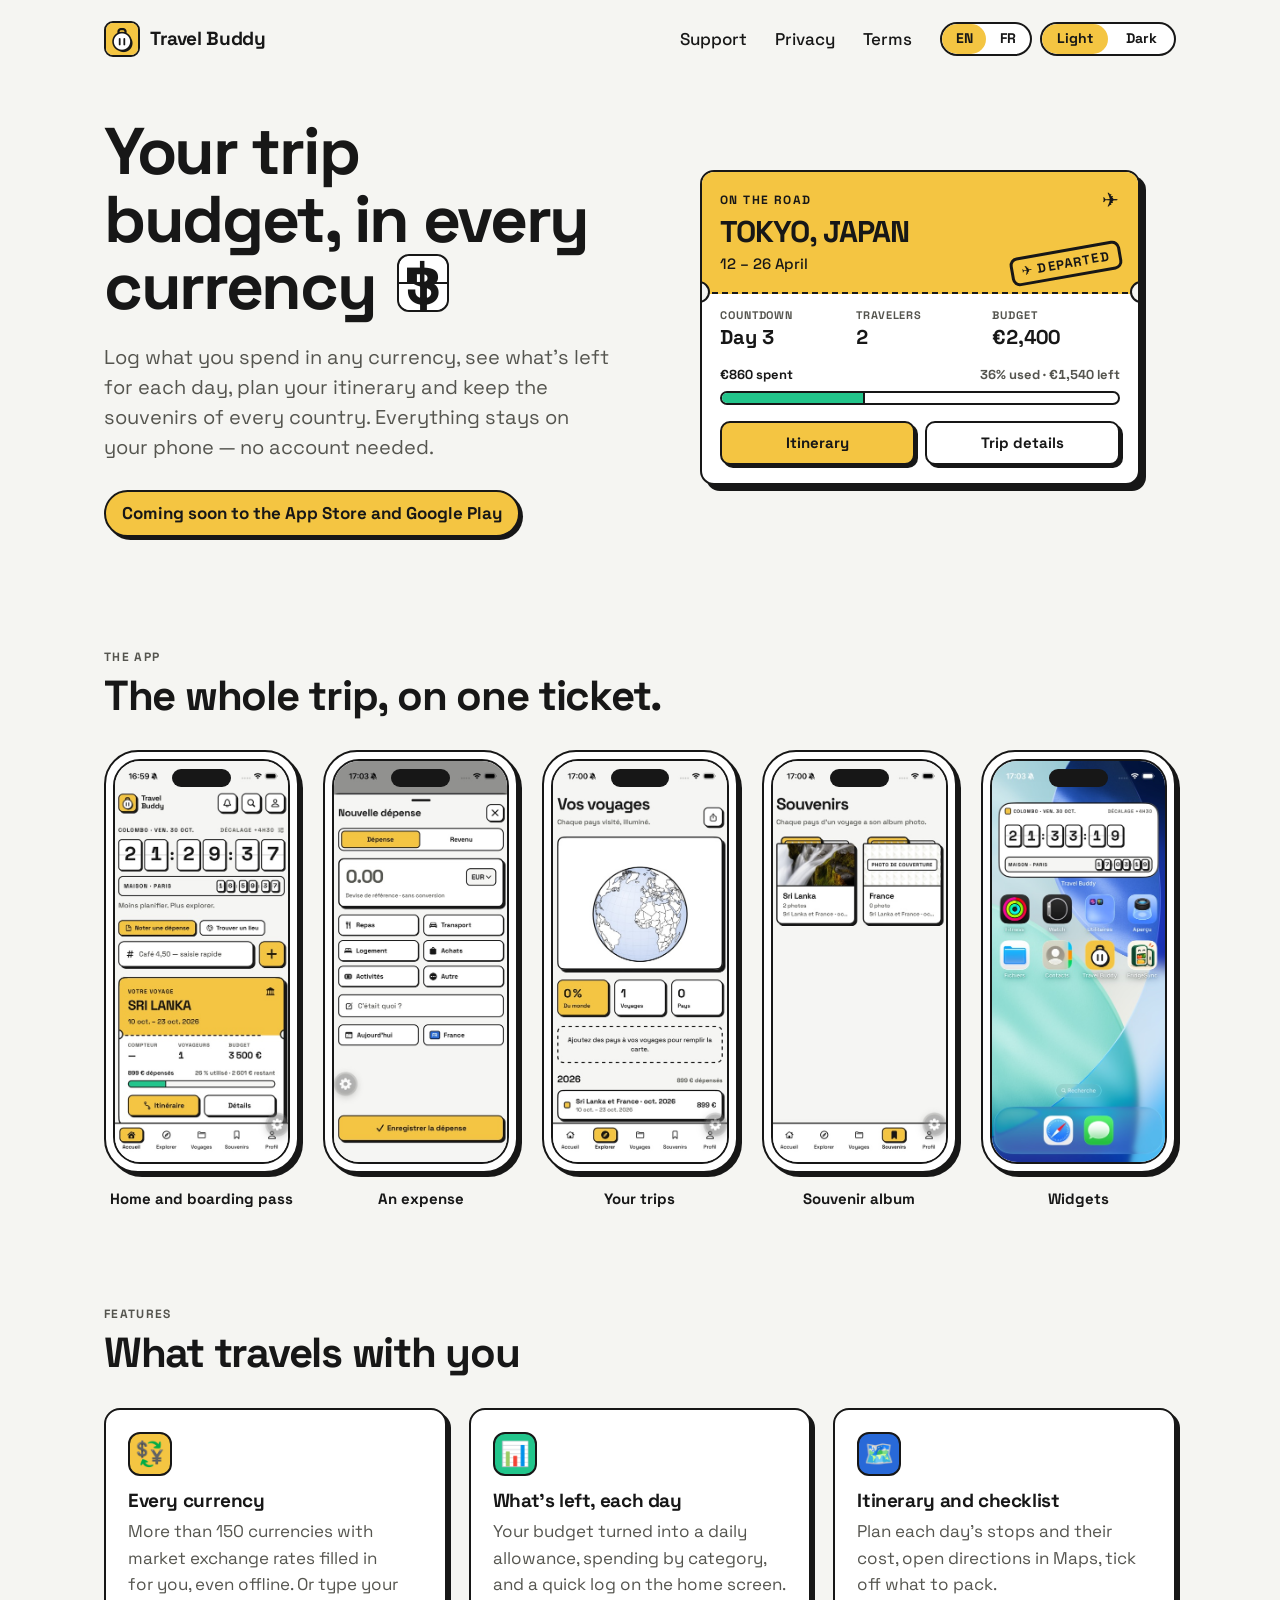
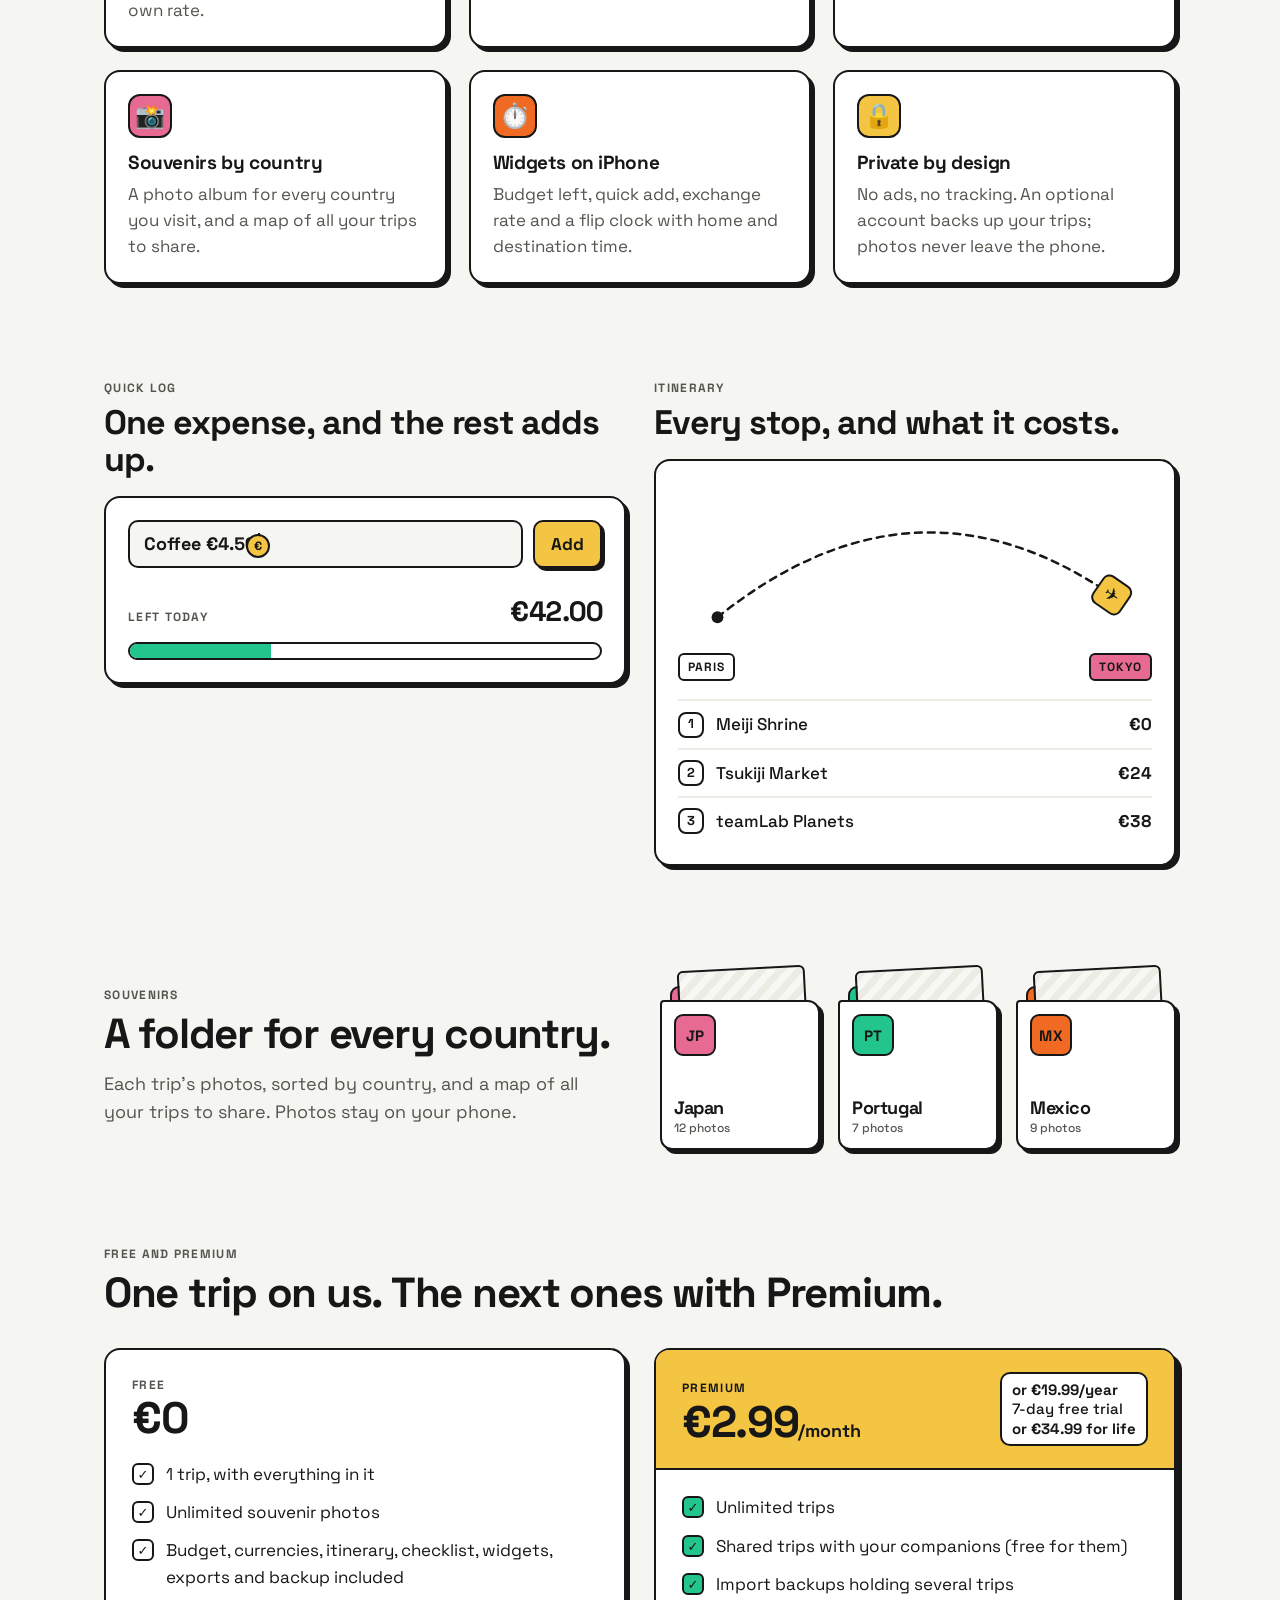
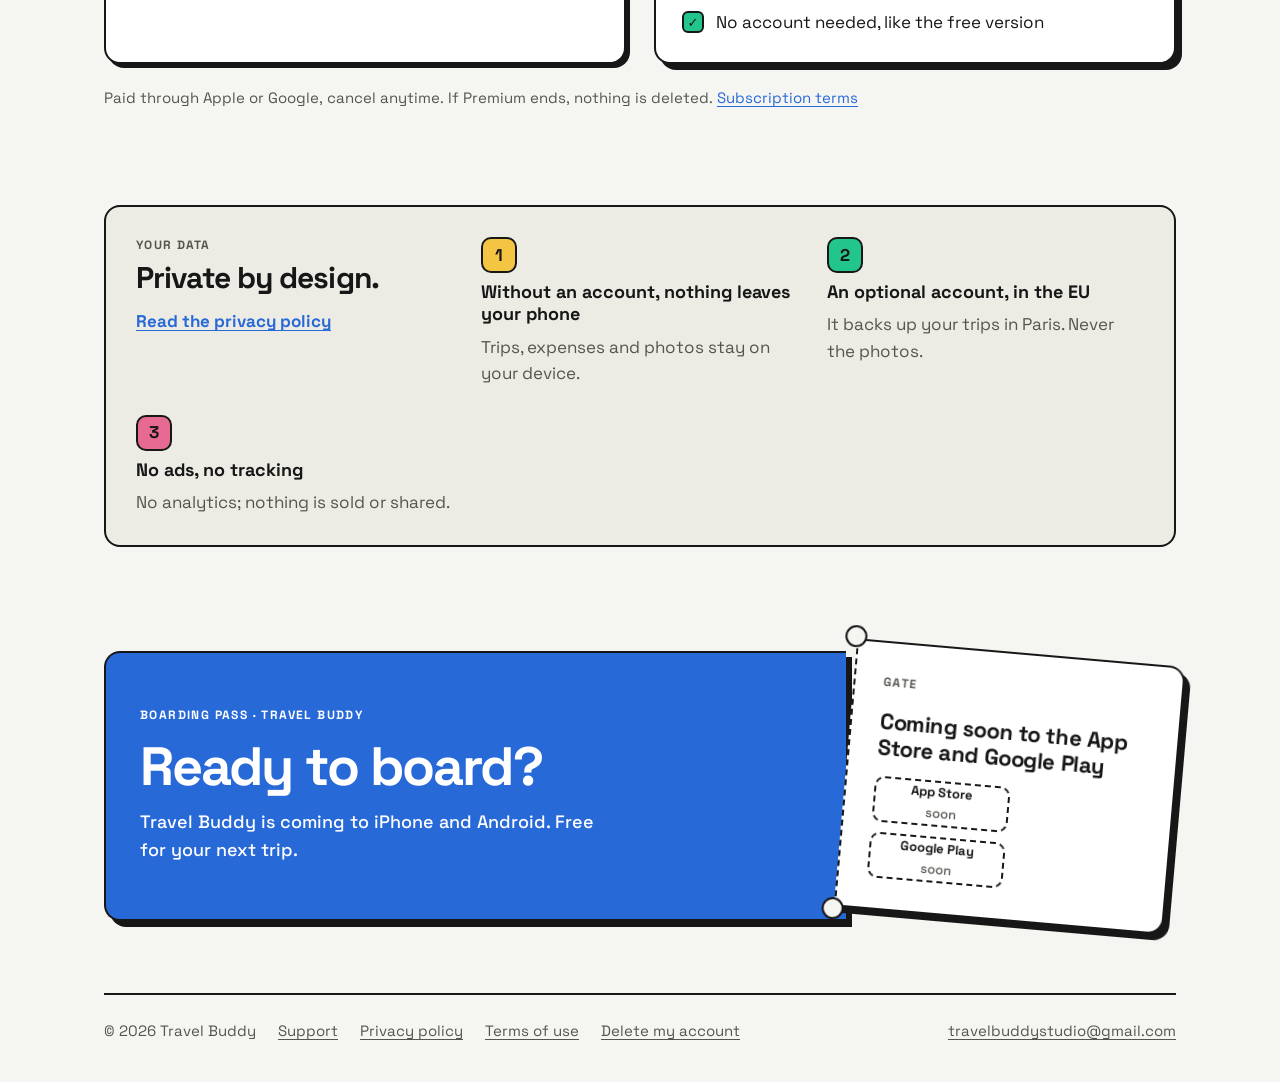
<file: index.html>
<!doctype html>
<html lang="en" class="no-js" data-lang="en" data-title-en="Travel Buddy — your trip budget, in every currency" data-title-fr="Travel Buddy — le budget de votre voyage, dans toutes les devises">
  <head>
    <meta charset="utf-8" />
    <meta name="viewport" content="width=device-width, initial-scale=1" />
    <title>Travel Buddy — your trip budget, in every currency</title>
    <meta name="description" content="Travel Buddy, the trip budget app: your expenses in every currency, what's left each day, your itinerary and the souvenirs of every country. No account needed." />
    <meta property="og:type" content="website" />
    <meta property="og:title" content="Travel Buddy" />
    <meta property="og:description" content="Your trip budget, in every currency. Expenses, what's left each day, itinerary and souvenirs — no account needed." />
    <meta property="og:url" content="https://vindigo44.github.io/travel-buddy-site/" />
    <link rel="icon" type="image/png" href="assets/favicon.png" />
    <link rel="apple-touch-icon" href="assets/apple-touch-icon.png" />
    <link rel="preload" href="assets/fonts/space-grotesk-700.woff2" as="font" type="font/woff2" crossorigin />
    <link rel="stylesheet" href="assets/site.css" />
    <link rel="stylesheet" href="assets/home.css" />
    <script src="assets/prefs.js"></script>
  </head>
  <body>
    <div class="wrap">
      <header class="top">
        <a class="brand" href="./"><img src="assets/icon-256.png" alt="" /><span>Travel Buddy</span></a>
        <nav class="nav" aria-label="Site">
          <a href="support.html"><span lang="en">Support</span><span lang="fr">Aide</span></a>
          <a href="privacy.html"><span lang="en">Privacy</span><span lang="fr">Confidentialité</span></a>
          <a href="terms.html"><span lang="en">Terms</span><span lang="fr">Conditions</span></a>
        </nav>
        <div class="switches">
          <span class="switch switch-lang" role="group" aria-label="Language / Langue">
            <span class="thumb" aria-hidden="true"></span>
            <button type="button" data-set-lang="en" aria-pressed="true">EN</button>
            <button type="button" data-set-lang="fr" aria-pressed="false">FR</button>
          </span>
          <span class="switch switch-theme" role="group" aria-label="Theme / Thème">
            <span class="thumb" aria-hidden="true"></span>
            <button type="button" data-set-theme="light" aria-pressed="true"><span lang="en">Light</span><span lang="fr">Clair</span></button>
            <button type="button" data-set-theme="dark" aria-pressed="false"><span lang="en">Dark</span><span lang="fr">Sombre</span></button>
          </span>
        </div>
      </header>

      <main>
        <!-- Hero -->
        <section class="hero">
          <div>
            <h1>
              <span lang="fr">Le budget de votre voyage, dans toutes les devises</span><span lang="en">Your trip budget, in every currency</span>
              <span class="flap" data-m="flip" data-seq="€,¥,$,฿" data-d="900" aria-hidden="true"><span data-face>฿</span><span class="hinge"></span></span>
            </h1>
            <p class="lede">
              <span lang="fr">Notez vos dépenses dans n'importe quelle devise, voyez ce qu'il vous reste pour chaque jour, préparez votre itinéraire et gardez les souvenirs de chaque pays. Tout reste sur votre téléphone, sans compte.</span>
              <span lang="en">Log what you spend in any currency, see what's left for each day, plan your itinerary and keep the souvenirs of every country. Everything stays on your phone — no account needed.</span>
            </p>
            <span class="pill"><span lang="fr">Bientôt sur l'App Store et Google Play</span><span lang="en">Coming soon to the App Store and Google Play</span></span>
          </div>

          <!-- The app's boarding pass (src/components/boarding-pass.tsx) -->
          <div class="slab pass-wrap" data-m="drop" data-d="120" aria-hidden="true">
            <div class="face pass" data-blow>
              <div class="pass-head">
                <div class="pass-top">
                  <span><span lang="fr">EN VOYAGE</span><span lang="en">ON THE ROAD</span></span>
                  <span class="plane">✈︎</span>
                </div>
                <div class="pass-city"><span lang="fr">TOKYO, JAPON</span><span lang="en">TOKYO, JAPAN</span></div>
                <div class="pass-dates"><span lang="fr">12 – 26 avril</span><span lang="en">12 – 26 April</span></div>
                <div class="stamp" data-m="slam" data-d="820"><span>✈︎</span><span lang="fr">EMBARQUÉ</span><span lang="en">DEPARTED</span></div>
              </div>
              <div class="perf"><div class="notch notch-l"></div><div class="notch notch-r"></div></div>
              <div class="pass-stats">
                <div class="stat">
                  <span class="stat-label"><span lang="fr">COMPTEUR</span><span lang="en">COUNTDOWN</span></span>
                  <span class="stat-value"><span lang="fr">Jour 3</span><span lang="en">Day 3</span></span>
                </div>
                <div class="stat">
                  <span class="stat-label"><span lang="fr">VOYAGEURS</span><span lang="en">TRAVELERS</span></span>
                  <span class="stat-value">2</span>
                </div>
                <div class="stat">
                  <span class="stat-label">BUDGET</span>
                  <span class="stat-value"><span lang="fr">2 400 €</span><span lang="en">€2,400</span></span>
                </div>
              </div>
              <div class="pass-budget">
                <div class="pass-spent">
                  <span><span lang="fr">860 € dépensés</span><span lang="en">€860 spent</span></span>
                  <span class="rest"><span lang="fr">36 % utilisé · 1 540 € restant</span><span lang="en">36% used · €1,540 left</span></span>
                </div>
                <div class="pass-bar"><div data-m="rise" data-kf="grow" data-d="680" data-ms="560"></div></div>
              </div>
              <div class="pass-actions">
                <span class="yellow-btn"><span lang="fr">Itinéraire</span><span lang="en">Itinerary</span></span>
                <span class="yellow-btn ghost"><span lang="fr">Détails du voyage</span><span lang="en">Trip details</span></span>
              </div>
            </div>
          </div>
        </section>

        <!-- Screens -->
        <section class="screens-sec">
          <div class="eyebrow"><span lang="fr">L'APP</span><span lang="en">THE APP</span></div>
          <h2 class="h2"><span lang="fr">Tout le voyage, sur un billet.</span><span lang="en">The whole trip, on one ticket.</span></h2>
          <div class="screens">
            <figure data-m="rise" data-when="view" data-d="0">
              <div class="slab phone"><div class="face"><div class="screen"><img src="assets/screens/home.jpg" width="420" height="913" alt="" loading="lazy" /><div class="island" aria-hidden="true"></div></div></div></div>
              <figcaption><span lang="fr">Accueil et carte d'embarquement</span><span lang="en">Home and boarding pass</span></figcaption>
            </figure>
            <figure data-m="rise" data-when="view" data-d="60">
              <div class="slab phone"><div class="face"><div class="screen"><img src="assets/screens/expense.jpg" width="420" height="913" alt="" loading="lazy" /><div class="island" aria-hidden="true"></div></div></div></div>
              <figcaption><span lang="fr">Une dépense</span><span lang="en">An expense</span></figcaption>
            </figure>
            <figure data-m="rise" data-when="view" data-d="120">
              <div class="slab phone"><div class="face"><div class="screen"><img src="assets/screens/trips-map.jpg" width="420" height="913" alt="" loading="lazy" /><div class="island" aria-hidden="true"></div></div></div></div>
              <figcaption><span lang="fr">Vos voyages</span><span lang="en">Your trips</span></figcaption>
            </figure>
            <figure data-m="rise" data-when="view" data-d="180">
              <div class="slab phone"><div class="face"><div class="screen"><img src="assets/screens/album.jpg" width="420" height="913" alt="" loading="lazy" /><div class="island" aria-hidden="true"></div></div></div></div>
              <figcaption><span lang="fr">Album souvenirs</span><span lang="en">Souvenir album</span></figcaption>
            </figure>
            <figure data-m="rise" data-when="view" data-d="240">
              <div class="slab phone"><div class="face"><div class="screen"><img src="assets/screens/widgets.jpg" width="420" height="913" alt="" loading="lazy" /><div class="island" aria-hidden="true"></div></div></div></div>
              <figcaption>Widgets</figcaption>
            </figure>
          </div>
        </section>

        <!-- Features -->
        <section class="sec">
          <div class="eyebrow"><span lang="fr">FONCTIONNALITÉS</span><span lang="en">FEATURES</span></div>
          <h2 class="h2"><span lang="fr">Ce qui voyage avec vous</span><span lang="en">What travels with you</span></h2>
          <ul class="features">
            <li class="slab" data-m="rise" data-when="view" data-d="0">
              <div class="face">
                <span class="tile yellow" aria-hidden="true">💱</span>
                <h3><span lang="fr">Toutes les devises</span><span lang="en">Every currency</span></h3>
                <p><span lang="fr">Plus de 150 devises, avec les taux du marché remplis pour vous, même hors ligne. Ou tapez votre propre taux.</span><span lang="en">More than 150 currencies with market exchange rates filled in for you, even offline. Or type your own rate.</span></p>
              </div>
            </li>
            <li class="slab" data-m="rise" data-when="view" data-d="60">
              <div class="face">
                <span class="tile green" aria-hidden="true">📊</span>
                <h3><span lang="fr">Ce qu'il reste, chaque jour</span><span lang="en">What's left, each day</span></h3>
                <p><span lang="fr">Votre budget transformé en enveloppe quotidienne, les dépenses par catégorie, et une saisie rapide sur l'accueil.</span><span lang="en">Your budget turned into a daily allowance, spending by category, and a quick log on the home screen.</span></p>
              </div>
            </li>
            <li class="slab" data-m="rise" data-when="view" data-d="120">
              <div class="face">
                <span class="tile blue" aria-hidden="true">🗺️</span>
                <h3><span lang="fr">Itinéraire et checklist</span><span lang="en">Itinerary and checklist</span></h3>
                <p><span lang="fr">Les étapes de chaque jour et leur coût, l'itinéraire dans Plans, la liste de ce qu'il faut emporter.</span><span lang="en">Plan each day's stops and their cost, open directions in Maps, tick off what to pack.</span></p>
              </div>
            </li>
            <li class="slab" data-m="rise" data-when="view" data-d="180">
              <div class="face">
                <span class="tile pink" aria-hidden="true">📸</span>
                <h3><span lang="fr">Des souvenirs par pays</span><span lang="en">Souvenirs by country</span></h3>
                <p><span lang="fr">Un album photo pour chaque pays visité, et la carte de tous vos voyages à partager.</span><span lang="en">A photo album for every country you visit, and a map of all your trips to share.</span></p>
              </div>
            </li>
            <li class="slab" data-m="rise" data-when="view" data-d="240">
              <div class="face">
                <span class="tile orange" aria-hidden="true">⏱️</span>
                <h3><span lang="fr">Des widgets sur iPhone</span><span lang="en">Widgets on iPhone</span></h3>
                <p><span lang="fr">Le budget restant, l'ajout rapide, le taux de change et une horloge à volets avec l'heure d'ici et de là-bas.</span><span lang="en">Budget left, quick add, exchange rate and a flip clock with home and destination time.</span></p>
              </div>
            </li>
            <li class="slab" data-m="rise" data-when="view" data-d="300">
              <div class="face">
                <span class="tile yellow" aria-hidden="true">🔒</span>
                <h3><span lang="fr">Privé par principe</span><span lang="en">Private by design</span></h3>
                <p><span lang="fr">Ni pub ni pistage. Un compte facultatif sauvegarde vos voyages ; les photos ne quittent jamais le téléphone.</span><span lang="en">No ads, no tracking. An optional account backs up your trips; photos never leave the phone.</span></p>
              </div>
            </li>
          </ul>
        </section>

        <!-- Quick log demo + itinerary -->
        <section class="sec pair">
          <div>
            <div>
              <div class="eyebrow"><span lang="fr">AJOUT RAPIDE</span><span lang="en">QUICK LOG</span></div>
              <h2 class="h2-sm"><span lang="fr">Une dépense, et le reste se recalcule.</span><span lang="en">One expense, and the rest adds up.</span></h2>
            </div>
            <div class="slab budget" data-m="budget" data-when="view" data-from="42" data-to="37.5" data-total="60">
              <div class="face">
                <div class="quick">
                  <div class="field"><span data-type lang="fr">Café 4,50 €</span><span data-type lang="en">Coffee €4.50</span><span class="caret" aria-hidden="true"></span></div>
                  <span class="yellow-btn"><span lang="fr">Ajouter</span><span lang="en">Add</span></span>
                </div>
                <div class="left-today">
                  <div class="left-row">
                    <span class="eyebrow"><span lang="fr">RESTE AUJOURD'HUI</span><span lang="en">LEFT TODAY</span></span>
                    <span class="left-value"><span data-left lang="fr">37,50 €</span><span data-left lang="en">€37.50</span></span>
                  </div>
                  <div class="budget-bar">
                    <div data-bar><div data-fill></div></div>
                  </div>
                </div>
                <span class="coin" data-coin aria-hidden="true">€</span>
              </div>
            </div>
          </div>

          <div>
            <div>
              <div class="eyebrow"><span lang="fr">ITINÉRAIRE</span><span lang="en">ITINERARY</span></div>
              <h2 class="h2-sm"><span lang="fr">Chaque étape, et ce qu'elle coûte.</span><span lang="en">Every stop, and what it costs.</span></h2>
            </div>
            <div class="slab route">
              <div class="face">
                <div class="arc" data-m="arc" data-when="view" role="img" aria-label="Paris → Tokyo">
                  <svg viewBox="0 0 480 170" width="100%">
                    <defs><mask id="tb-route"><path data-mask d="M 40 140 Q 240 -20 440 118" fill="none" stroke="#fff" stroke-width="10"></path></mask></defs>
                    <path data-route d="M 40 140 Q 240 -20 440 118" fill="none" stroke-width="2.5" stroke-dasharray="7 6" stroke-linecap="round" mask="url(#tb-route)" style="stroke: var(--ink)"></path>
                    <circle cx="40" cy="140" r="6" style="fill: var(--ink)"></circle>
                    <circle cx="440" cy="118" r="6" style="fill: var(--ink)"></circle>
                  </svg>
                  <span class="flight" data-plane aria-hidden="true">✈︎</span>
                  <div class="cities"><span>PARIS</span><span data-dest>TOKYO</span></div>
                </div>
                <ul class="stops">
                  <li><span class="n">1</span><span class="name"><span lang="fr">Sanctuaire Meiji</span><span lang="en">Meiji Shrine</span></span><span class="cost"><span lang="fr">0 €</span><span lang="en">€0</span></span></li>
                  <li><span class="n">2</span><span class="name"><span lang="fr">Marché de Tsukiji</span><span lang="en">Tsukiji Market</span></span><span class="cost"><span lang="fr">24 €</span><span lang="en">€24</span></span></li>
                  <li><span class="n">3</span><span class="name">teamLab Planets</span><span class="cost"><span lang="fr">38 €</span><span lang="en">€38</span></span></li>
                </ul>
              </div>
            </div>
          </div>
        </section>

        <!-- Souvenirs: folders (src/components/ui/folder-card.tsx) -->
        <section class="sec souvenirs">
          <div>
            <div class="eyebrow">SOUVENIRS</div>
            <h2 class="h2"><span lang="fr">Un dossier par pays.</span><span lang="en">A folder for every country.</span></h2>
            <p><span lang="fr">Les photos de chaque voyage, rangées par pays, et la carte de tous vos voyages à partager. Les photos restent sur votre téléphone.</span><span lang="en">Each trip's photos, sorted by country, and a map of all your trips to share. Photos stay on your phone.</span></p>
          </div>
          <div class="folders" data-m="folders" data-when="view" aria-hidden="true">
            <div class="folder" data-folder>
              <div class="folder-floor"></div>
              <div class="folder-tab pink"></div>
              <div class="folder-photo" data-photo></div>
              <div class="folder-body">
                <span class="folder-code pink">JP</span>
                <div class="spacer"></div>
                <div class="folder-name"><strong><span lang="fr">Japon</span><span lang="en">Japan</span></strong><span>12 photos</span></div>
              </div>
            </div>
            <div class="folder" data-folder>
              <div class="folder-floor"></div>
              <div class="folder-tab green"></div>
              <div class="folder-photo" data-photo></div>
              <div class="folder-body">
                <span class="folder-code green">PT</span>
                <div class="spacer"></div>
                <div class="folder-name"><strong>Portugal</strong><span>7 photos</span></div>
              </div>
            </div>
            <div class="folder" data-folder>
              <div class="folder-floor"></div>
              <div class="folder-tab orange"></div>
              <div class="folder-photo" data-photo></div>
              <div class="folder-body">
                <span class="folder-code orange">MX</span>
                <div class="spacer"></div>
                <div class="folder-name"><strong><span lang="fr">Mexique</span><span lang="en">Mexico</span></strong><span>9 photos</span></div>
              </div>
            </div>
          </div>
        </section>

        <!-- Free and Premium -->
        <section class="sec">
          <div class="eyebrow"><span lang="fr">GRATUIT ET PREMIUM</span><span lang="en">FREE AND PREMIUM</span></div>
          <h2 class="h2"><span lang="fr">Un voyage offert. Les suivants avec Premium.</span><span lang="en">One trip on us. The next ones with Premium.</span></h2>
          <div class="plans">
            <div class="slab free">
              <div class="face">
                <div>
                  <div class="plan-name"><span lang="fr">GRATUIT</span><span lang="en">FREE</span></div>
                  <div class="price"><span lang="fr">0 €</span><span lang="en">€0</span></div>
                </div>
                <ul class="ticks">
                  <li><span class="check" aria-hidden="true">✓</span><span><span lang="fr">1 voyage, avec tout ce qu'il contient</span><span lang="en">1 trip, with everything in it</span></span></li>
                  <li><span class="check" aria-hidden="true">✓</span><span><span lang="fr">Photos souvenirs illimitées</span><span lang="en">Unlimited souvenir photos</span></span></li>
                  <li><span class="check" aria-hidden="true">✓</span><span><span lang="fr">Budget, devises, itinéraire, checklist, widgets, exports et sauvegarde inclus</span><span lang="en">Budget, currencies, itinerary, checklist, widgets, exports and backup included</span></span></li>
                </ul>
              </div>
            </div>
            <div class="slab premium">
              <div class="face" data-m="perks" data-when="view">
                <div class="premium-head">
                  <div>
                    <div class="plan-name">PREMIUM</div>
                    <div class="price"><span lang="fr">2,99 €<small>/mois</small></span><span lang="en">€2.99<small>/month</small></span></div>
                  </div>
                  <div class="yearly"><span lang="fr">ou 19,99 €/an<br /><span class="trial">7 jours d'essai gratuit</span><br />ou 34,99 € à vie</span><span lang="en">or €19.99/year<br /><span class="trial">7-day free trial</span><br />or €34.99 for life</span></div>
                </div>
                <ul class="ticks">
                  <li data-perk><span class="check" data-check aria-hidden="true">✓</span><span><span lang="fr">Voyages illimités</span><span lang="en">Unlimited trips</span></span></li>
                  <li data-perk><span class="check" data-check aria-hidden="true">✓</span><span><span lang="fr">Voyages partagés avec vos compagnons (gratuit pour eux)</span><span lang="en">Shared trips with your companions (free for them)</span></span></li>
                  <li data-perk><span class="check" data-check aria-hidden="true">✓</span><span><span lang="fr">Import de sauvegardes contenant plusieurs voyages</span><span lang="en">Import backups holding several trips</span></span></li>
                  <li data-perk><span class="check" data-check aria-hidden="true">✓</span><span><span lang="fr">Sans compte, comme la version gratuite</span><span lang="en">No account needed, like the free version</span></span></li>
                </ul>
              </div>
            </div>
          </div>
          <p class="plans-note">
            <span lang="fr">Paiement via Apple ou Google, résiliable à tout moment. Si Premium s'arrête, rien n'est supprimé. <a href="terms.html">Conditions de l'abonnement</a></span>
            <span lang="en">Paid through Apple or Google, cancel anytime. If Premium ends, nothing is deleted. <a href="terms.html">Subscription terms</a></span>
          </p>
        </section>

        <!-- Your data -->
        <section class="sec">
          <div class="data">
            <div>
              <div class="eyebrow"><span lang="fr">VOS DONNÉES</span><span lang="en">YOUR DATA</span></div>
              <h2><span lang="fr">Privé par principe.</span><span lang="en">Private by design.</span></h2>
              <a href="privacy.html"><span lang="fr">Lire la politique de confidentialité</span><span lang="en">Read the privacy policy</span></a>
            </div>
            <div class="point">
              <span class="num yellow" aria-hidden="true">1</span>
              <strong><span lang="fr">Sans compte, rien ne quitte le téléphone</span><span lang="en">Without an account, nothing leaves your phone</span></strong>
              <span><span lang="fr">Voyages, dépenses et photos restent sur votre appareil.</span><span lang="en">Trips, expenses and photos stay on your device.</span></span>
            </div>
            <div class="point">
              <span class="num green" aria-hidden="true">2</span>
              <strong><span lang="fr">Un compte facultatif, dans l'UE</span><span lang="en">An optional account, in the EU</span></strong>
              <span><span lang="fr">Il sauvegarde vos voyages à Paris. Jamais les photos.</span><span lang="en">It backs up your trips in Paris. Never the photos.</span></span>
            </div>
            <div class="point">
              <span class="num pink" aria-hidden="true">3</span>
              <strong><span lang="fr">Ni pub ni pistage</span><span lang="en">No ads, no tracking</span></strong>
              <span><span lang="fr">Aucune statistique, rien n'est vendu ni partagé.</span><span lang="en">No analytics; nothing is sold or shared.</span></span>
            </div>
          </div>
        </section>

        <!-- End ticket: the stub tears off -->
        <section class="board">
          <div class="ticket" data-m="tear" data-when="view">
            <div class="slab ticket-main">
              <div class="face">
                <div class="plan-name"><span lang="fr">CARTE D'EMBARQUEMENT · TRAVEL BUDDY</span><span lang="en">BOARDING PASS · TRAVEL BUDDY</span></div>
                <div class="ticket-title"><span lang="fr">Prêt à embarquer ?</span><span lang="en">Ready to board?</span></div>
                <div class="ticket-sub"><span lang="fr">Travel Buddy arrive sur iPhone et Android. Gratuit pour votre prochain voyage.</span><span lang="en">Travel Buddy is coming to iPhone and Android. Free for your next trip.</span></div>
              </div>
              <div class="notch notch-main notch-ml" aria-hidden="true"></div>
              <div class="notch notch-main notch-mr" aria-hidden="true"></div>
            </div>
            <div class="slab stub" data-stub>
              <div class="face">
                <div class="plan-name"><span lang="fr">PORTE</span><span lang="en">GATE</span></div>
                <div class="gate"><span lang="fr">Bientôt sur l'App Store et Google Play</span><span lang="en">Coming soon to the App Store and Google Play</span></div>
                <div class="stores">
                  <span>App Store<br /><small><span lang="fr">bientôt</span><span lang="en">soon</span></small></span>
                  <span>Google Play<br /><small><span lang="fr">bientôt</span><span lang="en">soon</span></small></span>
                </div>
              </div>
              <div class="notch" aria-hidden="true"></div>
              <div class="notch notch-b" aria-hidden="true"></div>
            </div>
          </div>
        </section>
      </main>

      <footer class="foot">
        <span>© 2026 Travel Buddy</span>
        <a href="support.html"><span lang="en">Support</span><span lang="fr">Aide</span></a>
        <a href="privacy.html"><span lang="en">Privacy policy</span><span lang="fr">Confidentialité</span></a>
        <a href="terms.html"><span lang="en">Terms of use</span><span lang="fr">Conditions</span></a>
        <a href="delete-account.html"><span lang="en">Delete my account</span><span lang="fr">Supprimer mon compte</span></a>
        <a class="mail" href="mailto:travelbuddystudio@gmail.com">travelbuddystudio@gmail.com</a>
      </footer>
    </div>
    <script src="assets/motion.js"></script>
  </body>
</html>
</file>
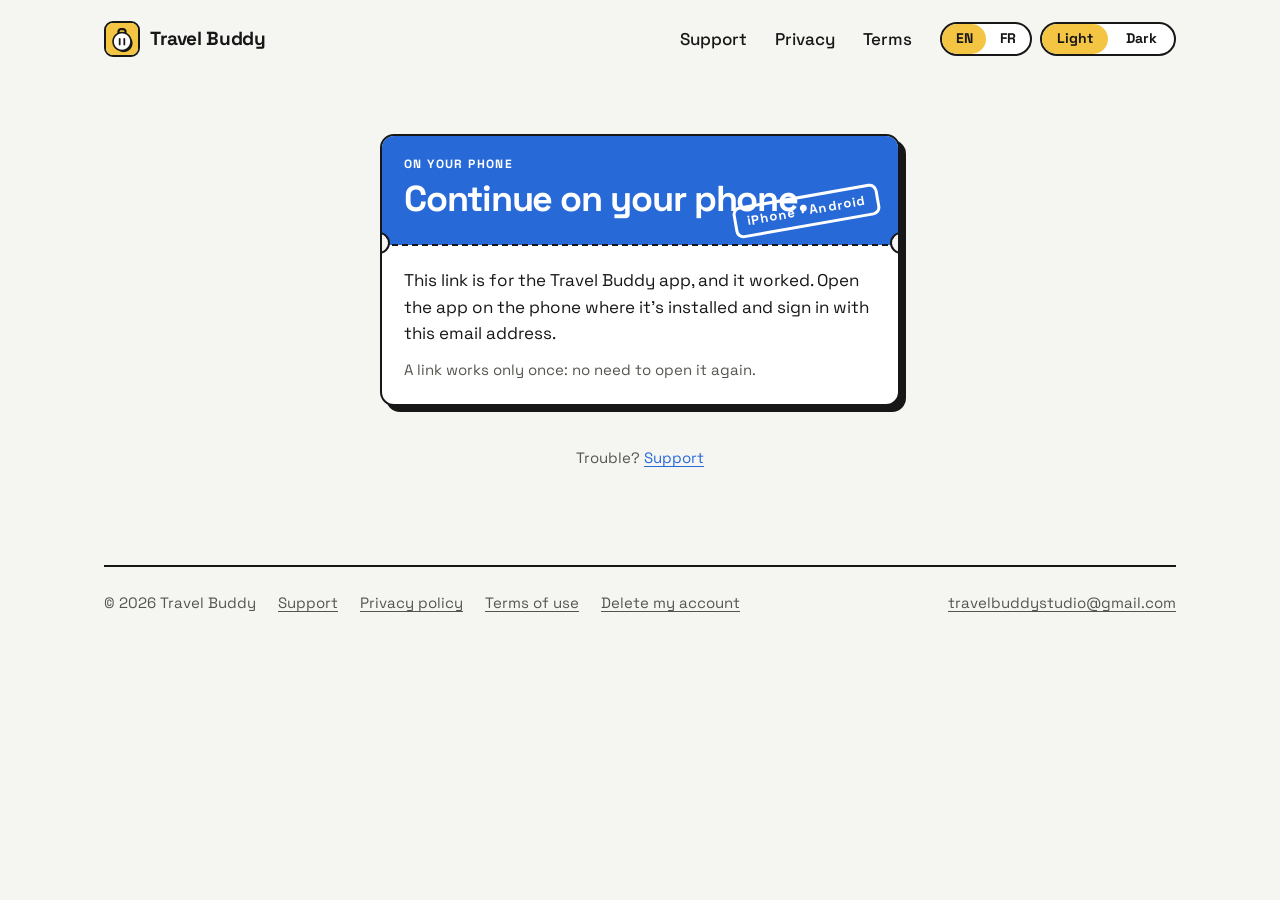
<file: auth.html>
<!doctype html>
<html lang="en" class="no-js" data-lang="en" data-title-en="Travel Buddy" data-title-fr="Travel Buddy">
  <head>
    <meta charset="utf-8" />
    <meta name="viewport" content="width=device-width, initial-scale=1" />
    <title>Travel Buddy</title>
    <meta name="description" content="Travel Buddy: what happened to the link you opened." />
    <meta name="robots" content="noindex" />
    <link rel="icon" type="image/png" href="assets/favicon.png" />
    <link rel="apple-touch-icon" href="assets/apple-touch-icon.png" />
    <link rel="stylesheet" href="assets/site.css" />
    <link rel="stylesheet" href="assets/ticket.css" />
    <script src="assets/prefs.js"></script>
  </head>
  <body>
    <div class="wrap">
      <header class="top">
        <a class="brand" href="./"><img src="assets/icon-256.png" alt="" /><span>Travel Buddy</span></a>
        <nav class="nav" aria-label="Site">
          <a href="support.html"><span lang="en">Support</span><span lang="fr">Aide</span></a>
          <a href="privacy.html"><span lang="en">Privacy</span><span lang="fr">Confidentialité</span></a>
          <a href="terms.html"><span lang="en">Terms</span><span lang="fr">Conditions</span></a>
        </nav>
        <div class="switches">
          <span class="switch switch-lang" role="group" aria-label="Language / Langue">
            <span class="thumb" aria-hidden="true"></span>
            <button type="button" data-set-lang="en" aria-pressed="true">EN</button>
            <button type="button" data-set-lang="fr" aria-pressed="false">FR</button>
          </span>
          <span class="switch switch-theme" role="group" aria-label="Theme / Thème">
            <span class="thumb" aria-hidden="true"></span>
            <button type="button" data-set-theme="light" aria-pressed="true"><span lang="en">Light</span><span lang="fr">Clair</span></button>
            <button type="button" data-set-theme="dark" aria-pressed="false"><span lang="en">Dark</span><span lang="fr">Sombre</span></button>
          </span>
        </div>
      </header>

      <main class="ticket-page">
        <div class="slab ticket-card" data-view="confirmed" data-m="drop" hidden>
          <div class="face" data-blow>
            <div class="ticket-head green">
              <div class="kicker"><span lang="fr">E-MAIL CONFIRMÉ</span><span lang="en">EMAIL CONFIRMED</span></div>
              <div class="ticket-title"><span lang="fr">C’est bon, votre e-mail est confirmé.</span><span lang="en">All set, your email is confirmed.</span></div>
              <div class="stamp" data-m="slam" data-d="700"><span lang="fr">VALIDÉ</span><span lang="en">CONFIRMED</span></div>
            </div>
            <div class="perf"><div class="notch notch-l"></div><div class="notch notch-r"></div></div>
            <div class="ticket-text">
              <p><span lang="fr">Revenez dans Travel Buddy. Si l’app ne vous a pas connecté d’elle-même, connectez-vous avec cette adresse.</span><span lang="en">Go back to Travel Buddy. If the app didn’t sign you in by itself, sign in with this address.</span></p>
              <p class="hint"><span lang="fr">Si l’app ne s’est pas ouverte, ouvrez-la vous-même.</span><span lang="en">If the app didn’t open, open it yourself.</span></p>
            </div>
          </div>
        </div>
        <div class="slab ticket-card" data-view="expired" data-m="drop" hidden>
          <div class="face" data-blow>
            <div class="ticket-head orange">
              <div class="kicker"><span lang="fr">LIEN EXPIRÉ</span><span lang="en">LINK EXPIRED</span></div>
              <div class="ticket-title"><span lang="fr">Ce lien a expiré ou a déjà servi.</span><span lang="en">This link has expired or was already used.</span></div>
              <div class="stamp" data-m="slam" data-d="700"><span lang="fr">PÉRIMÉ</span><span lang="en">EXPIRED</span></div>
            </div>
            <div class="perf"><div class="notch notch-l"></div><div class="notch notch-r"></div></div>
            <div class="ticket-text">
              <p><span lang="fr">Un lien ne sert qu’une fois. Dans l’app, touchez « Renvoyer l’e-mail » pour en recevoir un nouveau.</span><span lang="en">A link works only once. In the app, tap “Resend the email” to get a new one.</span></p>
              <p class="hint"><span lang="fr">Pensez à regarder dans les courriers indésirables.</span><span lang="en">Remember to check your spam folder.</span></p>
            </div>
          </div>
        </div>
        <div class="slab ticket-card" data-view="phone" data-m="drop">
          <div class="face" data-blow>
            <div class="ticket-head blue">
              <div class="kicker"><span lang="fr">SUR VOTRE TÉLÉPHONE</span><span lang="en">ON YOUR PHONE</span></div>
              <div class="ticket-title"><span lang="fr">Continuez sur votre téléphone.</span><span lang="en">Continue on your phone.</span></div>
              <div class="stamp" data-m="slam" data-d="700">iPhone · Android</div>
            </div>
            <div class="perf"><div class="notch notch-l"></div><div class="notch notch-r"></div></div>
            <div class="ticket-text">
              <p><span lang="fr">Ce lien sert à l’app Travel Buddy, et il a fonctionné. Ouvrez l’app sur le téléphone où elle est installée et connectez-vous avec cette adresse e-mail.</span><span lang="en">This link is for the Travel Buddy app, and it worked. Open the app on the phone where it’s installed and sign in with this email address.</span></p>
              <p class="hint"><span lang="fr">Un lien ne sert qu’une fois : inutile de le rouvrir.</span><span lang="en">A link works only once: no need to open it again.</span></p>
            </div>
          </div>
        </div>
        <div class="slab ticket-card" data-view="recovery" data-m="drop" hidden>
          <div class="face" data-blow>
            <div class="ticket-head yellow">
              <div class="kicker"><span lang="fr">MOT DE PASSE</span><span lang="en">PASSWORD</span></div>
              <div class="ticket-title"><span lang="fr">Changez votre mot de passe dans l’app.</span><span lang="en">Change your password in the app.</span></div>
              <div class="stamp" data-m="slam" data-d="700">APP</div>
            </div>
            <div class="perf"><div class="notch notch-l"></div><div class="notch notch-r"></div></div>
            <div class="ticket-text">
              <p><span lang="fr">Ce lien ne peut pas aboutir ici. Dans Travel Buddy, sur votre téléphone, touchez « Mot de passe oublié ? » pour recevoir un nouveau lien, et ouvrez-le sur ce téléphone.</span><span lang="en">This link can’t finish here. In Travel Buddy on your phone, tap “Forgot password?” to get a new link, and open it on that phone.</span></p>
              <p class="hint"><span lang="fr">Pensez à regarder dans les courriers indésirables.</span><span lang="en">Remember to check your spam folder.</span></p>
            </div>
          </div>
        </div>
        <p class="ticket-help"><span lang="fr">Un souci ? <a href="support.html">Aide</a></span><span lang="en">Trouble? <a href="support.html">Support</a></span></p>
      </main>
      <footer class="foot">
        <span>© 2026 Travel Buddy</span>
        <a href="support.html"><span lang="en">Support</span><span lang="fr">Aide</span></a>
        <a href="privacy.html"><span lang="en">Privacy policy</span><span lang="fr">Confidentialité</span></a>
        <a href="terms.html"><span lang="en">Terms of use</span><span lang="fr">Conditions</span></a>
        <a href="delete-account.html"><span lang="en">Delete my account</span><span lang="fr">Supprimer mon compte</span></a>
        <a class="mail" href="mailto:travelbuddystudio@gmail.com">travelbuddystudio@gmail.com</a>
      </footer>
    </div>
    <script src="assets/auth.js"></script>
    <script src="assets/motion.js"></script>
  </body>
</html>
</file>
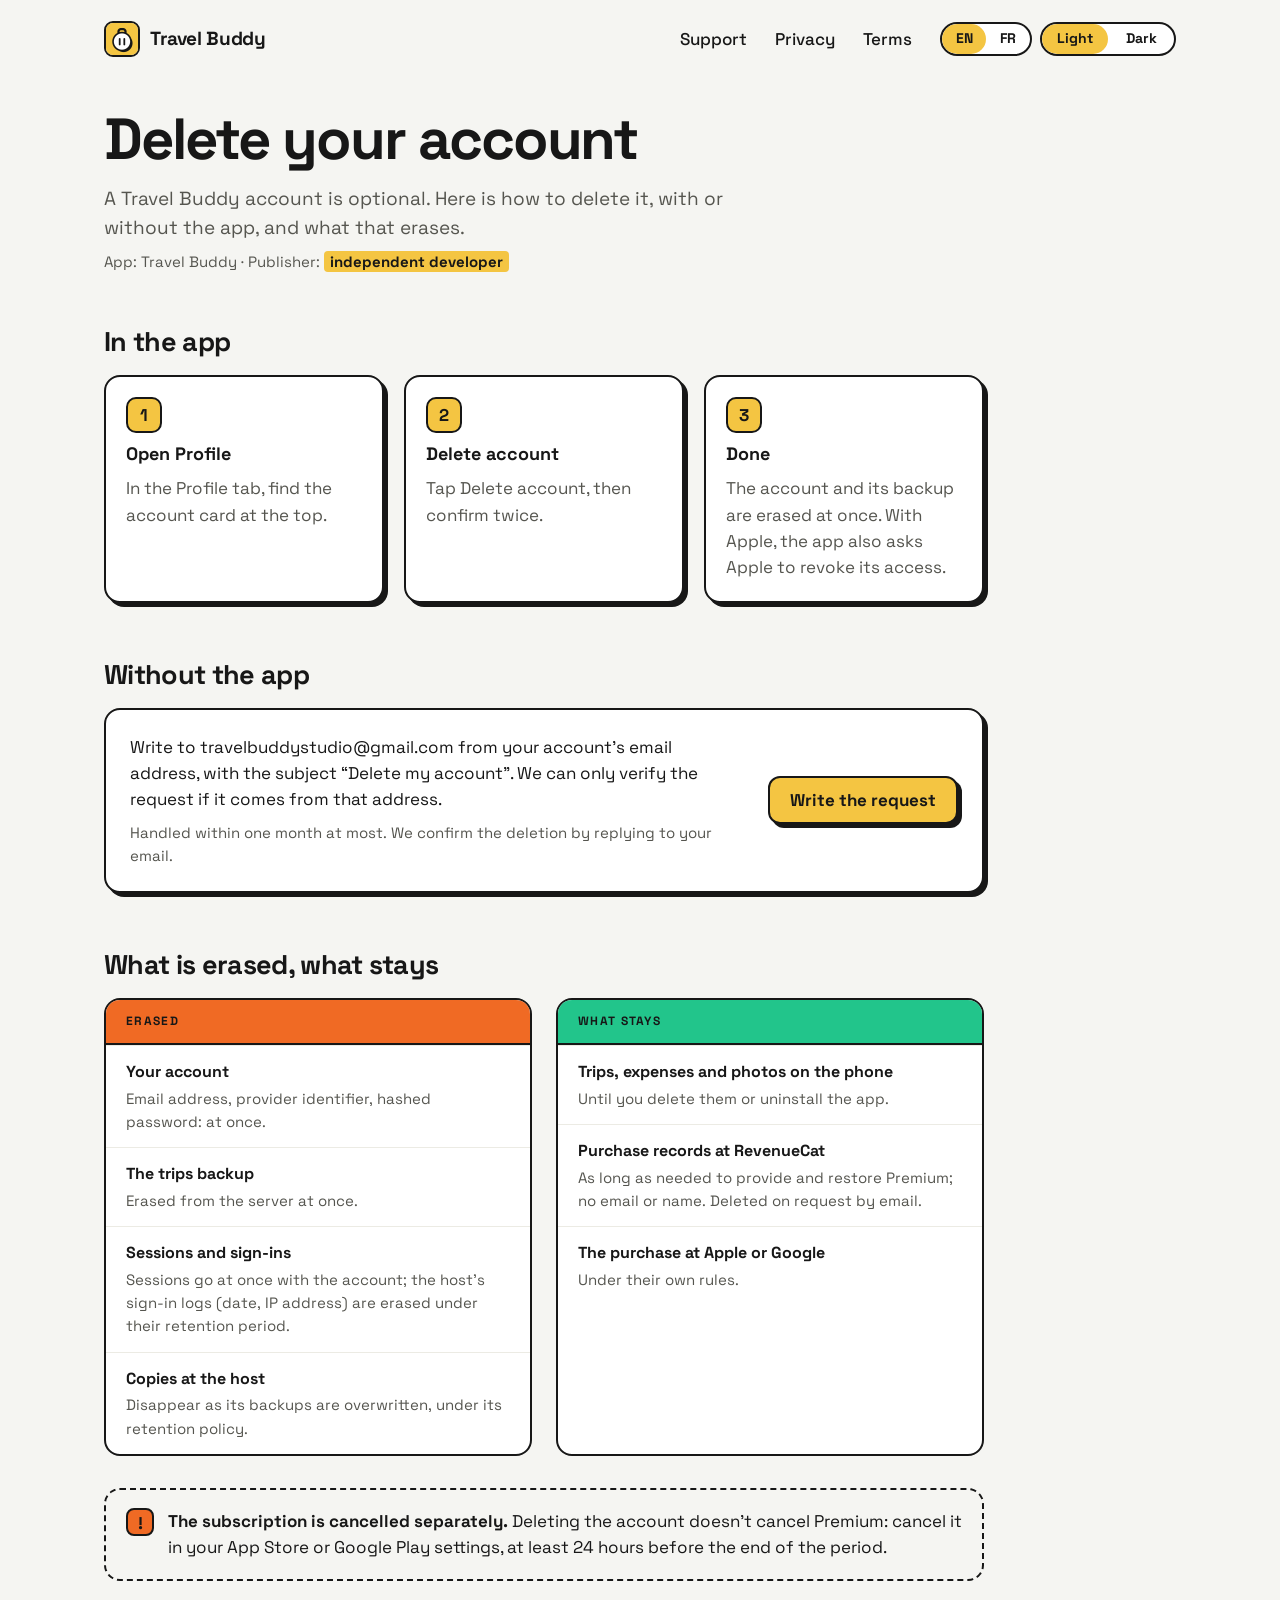
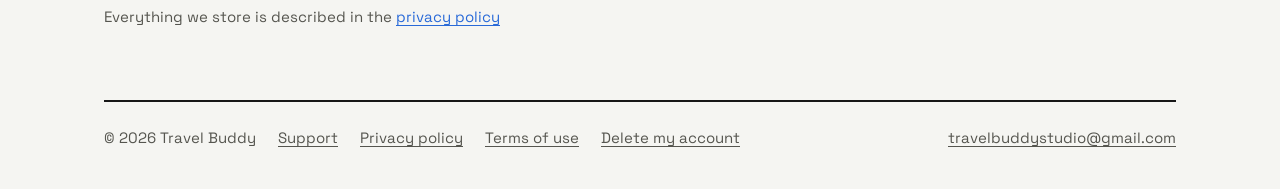
<file: delete-account.html>
<!doctype html>
<html lang="en" class="no-js" data-lang="en" data-title-en="Delete your account — Travel Buddy" data-title-fr="Supprimer votre compte — Travel Buddy">
  <head>
    <meta charset="utf-8" />
    <meta name="viewport" content="width=device-width, initial-scale=1" />
    <title>Delete your account — Travel Buddy</title>
    <meta name="description" content="How to delete your Travel Buddy account, with or without the app, and what that erases." />
    <link rel="icon" type="image/png" href="assets/favicon.png" />
    <link rel="apple-touch-icon" href="assets/apple-touch-icon.png" />
    <link rel="stylesheet" href="assets/site.css" />
    <link rel="stylesheet" href="assets/delete-account.css" />
    <script src="assets/prefs.js"></script>
  </head>
  <body>
    <div class="wrap">
      <header class="top">
        <a class="brand" href="./"><img src="assets/icon-256.png" alt="" /><span>Travel Buddy</span></a>
        <nav class="nav" aria-label="Site">
          <a href="support.html"><span lang="en">Support</span><span lang="fr">Aide</span></a>
          <a href="privacy.html"><span lang="en">Privacy</span><span lang="fr">Confidentialité</span></a>
          <a href="terms.html"><span lang="en">Terms</span><span lang="fr">Conditions</span></a>
        </nav>
        <div class="switches">
          <span class="switch switch-lang" role="group" aria-label="Language / Langue">
            <span class="thumb" aria-hidden="true"></span>
            <button type="button" data-set-lang="en" aria-pressed="true">EN</button>
            <button type="button" data-set-lang="fr" aria-pressed="false">FR</button>
          </span>
          <span class="switch switch-theme" role="group" aria-label="Theme / Thème">
            <span class="thumb" aria-hidden="true"></span>
            <button type="button" data-set-theme="light" aria-pressed="true"><span lang="en">Light</span><span lang="fr">Clair</span></button>
            <button type="button" data-set-theme="dark" aria-pressed="false"><span lang="en">Dark</span><span lang="fr">Sombre</span></button>
          </span>
        </div>
      </header>

      <main class="delete">
        <h1><span lang="fr">Supprimer votre compte</span><span lang="en">Delete your account</span></h1>
        <p class="intro">
          <span lang="fr">Le compte Travel Buddy est facultatif. Voici comment le supprimer, avec ou sans l’app, et ce que cela efface.</span>
          <span lang="en">A Travel Buddy account is optional. Here is how to delete it, with or without the app, and what that erases.</span>
        </p>
        <p class="publisher">
          <span lang="fr">App&nbsp;: Travel Buddy · Éditeur&nbsp;: <mark>développeur indépendant</mark></span>
          <span lang="en">App: Travel Buddy · Publisher: <mark>independent developer</mark></span>
        </p>

        <h2 class="first"><span lang="fr">Dans l’app</span><span lang="en">In the app</span></h2>
        <ol class="steps">
          <li class="slab" data-m="rise" data-when="view" data-d="0">
            <div class="face">
              <span class="step-n" aria-hidden="true">1</span>
              <strong><span lang="fr">Ouvrez le Profil</span><span lang="en">Open Profile</span></strong>
              <span><span lang="fr">Dans l’onglet Profil, trouvez la carte du compte, en haut.</span><span lang="en">In the Profile tab, find the account card at the top.</span></span>
            </div>
          </li>
          <li class="slab" data-m="rise" data-when="view" data-d="60">
            <div class="face">
              <span class="step-n" aria-hidden="true">2</span>
              <strong><span lang="fr">Supprimer le compte</span><span lang="en">Delete account</span></strong>
              <span><span lang="fr">Touchez Supprimer le compte, puis confirmez deux fois.</span><span lang="en">Tap Delete account, then confirm twice.</span></span>
            </div>
          </li>
          <li class="slab" data-m="rise" data-when="view" data-d="120">
            <div class="face">
              <span class="step-n" aria-hidden="true">3</span>
              <strong><span lang="fr">C’est fait</span><span lang="en">Done</span></strong>
              <span><span lang="fr">Le compte et sa sauvegarde sont effacés aussitôt. Avec Apple, l’app demande aussi à Apple de retirer son accès.</span><span lang="en">The account and its backup are erased at once. With Apple, the app also asks Apple to revoke its access.</span></span>
            </div>
          </li>
        </ol>

        <h2><span lang="fr">Sans l’app</span><span lang="en">Without the app</span></h2>
        <div class="slab request">
          <div class="face">
            <div class="request-text">
              <span><span lang="fr">Écrivez à travelbuddystudio@gmail.com depuis l’adresse e-mail de votre compte, avec pour objet «&nbsp;Supprimer mon compte&nbsp;». Nous ne pouvons vérifier la demande que si elle vient de cette adresse.</span><span lang="en">Write to travelbuddystudio@gmail.com from your account’s email address, with the subject “Delete my account”. We can only verify the request if it comes from that address.</span></span>
              <span class="delay"><span lang="fr">Traitée sous un mois au plus. Nous vous confirmons la suppression par retour d’e-mail.</span><span lang="en">Handled within one month at most. We confirm the deletion by replying to your email.</span></span>
            </div>
            <span class="slab mail-btn">
              <a class="face" lang="fr" href="mailto:travelbuddystudio@gmail.com?subject=Supprimer%20mon%20compte">Écrire la demande</a>
              <a class="face" lang="en" href="mailto:travelbuddystudio@gmail.com?subject=Delete%20my%20account">Write the request</a>
            </span>
          </div>
        </div>

        <h2><span lang="fr">Ce qui est effacé, ce qui reste</span><span lang="en">What is erased, what stays</span></h2>
        <div class="outcome">
          <div>
            <h3 class="orange"><span lang="fr">EFFACÉ</span><span lang="en">ERASED</span></h3>
            <ul>
              <li><strong><span lang="fr">Votre compte</span><span lang="en">Your account</span></strong><span><span lang="fr">Adresse e-mail, identifiant du fournisseur, mot de passe haché&nbsp;: aussitôt.</span><span lang="en">Email address, provider identifier, hashed password: at once.</span></span></li>
              <li><strong><span lang="fr">La sauvegarde des voyages</span><span lang="en">The trips backup</span></strong><span><span lang="fr">Effacée du serveur aussitôt.</span><span lang="en">Erased from the server at once.</span></span></li>
              <li><strong><span lang="fr">Sessions et connexions</span><span lang="en">Sessions and sign-ins</span></strong><span><span lang="fr">Les sessions partent aussitôt avec le compte&nbsp;; les journaux de connexion de l’hébergeur (date, adresse IP) s’effacent selon leur durée de conservation.</span><span lang="en">Sessions go at once with the account; the host’s sign-in logs (date, IP address) are erased under their retention period.</span></span></li>
              <li><strong><span lang="fr">Copies chez l’hébergeur</span><span lang="en">Copies at the host</span></strong><span><span lang="fr">Disparaissent à mesure que ses sauvegardes sont écrasées, selon sa politique de conservation.</span><span lang="en">Disappear as its backups are overwritten, under its retention policy.</span></span></li>
            </ul>
          </div>
          <div>
            <h3 class="green"><span lang="fr">CE QUI RESTE</span><span lang="en">WHAT STAYS</span></h3>
            <ul>
              <li><strong><span lang="fr">Voyages, dépenses et photos sur le téléphone</span><span lang="en">Trips, expenses and photos on the phone</span></strong><span><span lang="fr">Jusqu’à ce que vous les supprimiez ou désinstalliez l’app.</span><span lang="en">Until you delete them or uninstall the app.</span></span></li>
              <li><strong><span lang="fr">Historique d’achats chez RevenueCat</span><span lang="en">Purchase records at RevenueCat</span></strong><span><span lang="fr">Le temps de fournir et rétablir Premium&nbsp;; sans e-mail ni nom. Supprimé sur demande par e-mail.</span><span lang="en">As long as needed to provide and restore Premium; no email or name. Deleted on request by email.</span></span></li>
              <li><strong><span lang="fr">L’achat chez Apple ou Google</span><span lang="en">The purchase at Apple or Google</span></strong><span><span lang="fr">Selon leurs propres règles.</span><span lang="en">Under their own rules.</span></span></li>
            </ul>
          </div>
        </div>

        <div class="separately">
          <span class="bang" aria-hidden="true">!</span>
          <span><span lang="fr"><strong>L’abonnement se résilie à part.</strong> Supprimer le compte ne résilie pas Premium&nbsp;: résiliez-le dans les réglages de l’App Store ou de Google Play, au moins 24 heures avant la fin de la période.</span><span lang="en"><strong>The subscription is cancelled separately.</strong> Deleting the account doesn’t cancel Premium: cancel it in your App Store or Google Play settings, at least 24 hours before the end of the period.</span></span>
        </div>
        <p class="more"><span lang="fr">Tout ce que nous conservons est détaillé dans la <a href="privacy.html">politique de confidentialité</a></span><span lang="en">Everything we store is described in the <a href="privacy.html">privacy policy</a></span></p>
      </main>

      <footer class="foot">
        <span>© 2026 Travel Buddy</span>
        <a href="support.html"><span lang="en">Support</span><span lang="fr">Aide</span></a>
        <a href="privacy.html"><span lang="en">Privacy policy</span><span lang="fr">Confidentialité</span></a>
        <a href="terms.html"><span lang="en">Terms of use</span><span lang="fr">Conditions</span></a>
        <a href="delete-account.html"><span lang="en">Delete my account</span><span lang="fr">Supprimer mon compte</span></a>
        <a class="mail" href="mailto:travelbuddystudio@gmail.com">travelbuddystudio@gmail.com</a>
      </footer>
    </div>
    <script src="assets/motion.js"></script>
  </body>
</html>
</file>
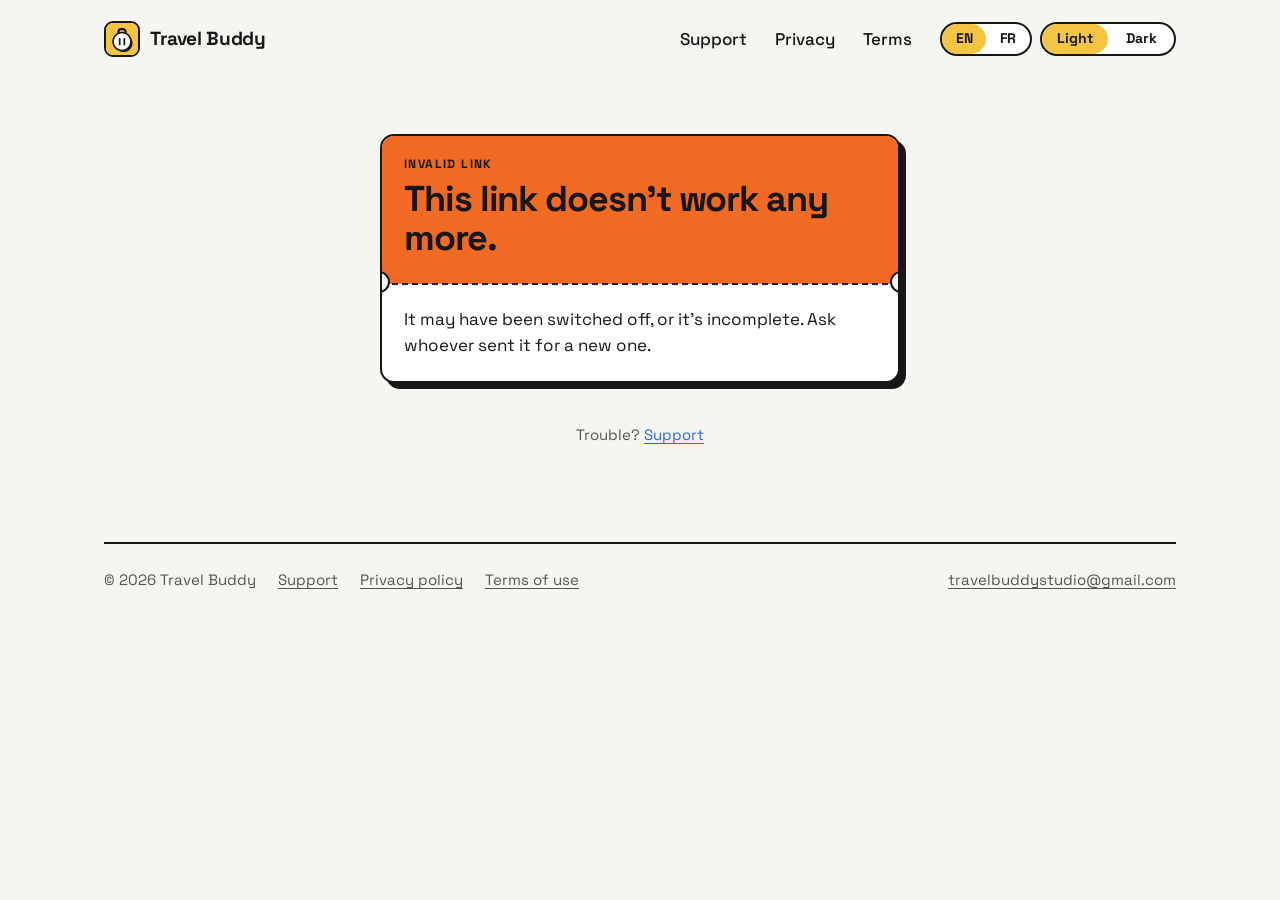
<file: group.html>
<!doctype html>
<html lang="en" class="no-js" data-lang="en" data-title-en="Travel Buddy" data-title-fr="Travel Buddy">
  <head>
    <meta charset="utf-8" />
    <meta name="viewport" content="width=device-width, initial-scale=1" />
    <title>Travel Buddy</title>
    <meta name="description" content="A shared Travel Buddy trip: who owes what, the expenses, and adding one, without the app." />
    <meta name="robots" content="noindex" />
    <meta name="referrer" content="no-referrer" />
    <link rel="icon" type="image/png" href="assets/favicon.png" />
    <link rel="apple-touch-icon" href="assets/apple-touch-icon.png" />
    <link rel="stylesheet" href="assets/site.css" />
    <link rel="stylesheet" href="assets/ticket.css" />
    <link rel="stylesheet" href="assets/trip.css" />
    <link rel="stylesheet" href="assets/group.css" />
    <script src="assets/prefs.js"></script>
  </head>
  <body>
    <div class="wrap">
      <header class="top">
        <a class="brand" href="./"><img src="assets/icon-256.png" alt="" /><span>Travel Buddy</span></a>
        <nav class="nav" aria-label="Site">
          <a href="support.html"><span lang="en">Support</span><span lang="fr">Aide</span></a>
          <a href="privacy.html"><span lang="en">Privacy</span><span lang="fr">Confidentialité</span></a>
          <a href="terms.html"><span lang="en">Terms</span><span lang="fr">Conditions</span></a>
        </nav>
        <div class="switches">
          <span class="switch switch-lang" role="group" aria-label="Language / Langue">
            <span class="thumb" aria-hidden="true"></span>
            <button type="button" data-set-lang="en" aria-pressed="true">EN</button>
            <button type="button" data-set-lang="fr" aria-pressed="false">FR</button>
          </span>
          <span class="switch switch-theme" role="group" aria-label="Theme / Thème">
            <span class="thumb" aria-hidden="true"></span>
            <button type="button" data-set-theme="light" aria-pressed="true"><span lang="en">Light</span><span lang="fr">Clair</span></button>
            <button type="button" data-set-theme="dark" aria-pressed="false"><span lang="en">Dark</span><span lang="fr">Sombre</span></button>
          </span>
        </div>
      </header>

      <main class="ticket-page">
        <div class="slab ticket-card" data-view="loading">
          <div class="face">
            <div class="ticket-text">
              <p><span lang="fr">Chargement du voyage…</span><span lang="en">Loading the trip…</span></p>
            </div>
          </div>
        </div>

        <div class="slab ticket-card trip-card" data-view="trip" hidden>
          <div class="face">
            <div class="ticket-head blue">
              <div class="kicker"><span lang="fr">VOYAGE PARTAGÉ</span><span lang="en">SHARED TRIP</span></div>
              <div class="ticket-title" id="group-title"></div>
              <div class="trip-flags" id="group-flags" aria-hidden="true"></div>
            </div>
            <div class="perf"><div class="notch notch-l"></div><div class="notch notch-r"></div></div>
            <div class="ticket-text">
              <section>
                <h2 class="trip-h2"><span lang="fr">Vous êtes…</span><span lang="en">You are…</span></h2>
                <div class="chips" id="group-me" role="radiogroup" aria-label="You are / Vous êtes"></div>
              </section>

              <section>
                <h2 class="trip-h2"><span lang="fr">Qui doit quoi</span><span lang="en">Who owes what</span></h2>
                <div class="rows" id="group-balances"></div>
                <div class="transfers" id="group-transfers"></div>
              </section>

              <section>
                <h2 class="trip-h2"><span lang="fr">Ajouter une dépense</span><span lang="en">Add an expense</span></h2>
                <form id="group-form" class="group-form" novalidate>
                  <div class="field-row">
                    <label class="field grow">
                      <span class="field-label"><span lang="fr">Montant</span><span lang="en">Amount</span></span>
                      <input id="f-amount" inputmode="decimal" autocomplete="off" required />
                    </label>
                    <label class="field narrow">
                      <span class="field-label"><span lang="fr">Devise</span><span lang="en">Currency</span></span>
                      <input id="f-currency" maxlength="3" autocomplete="off" />
                    </label>
                  </div>
                  <label class="field" id="f-rate-field" hidden>
                    <span class="field-label" id="f-rate-label"></span>
                    <input id="f-rate" inputmode="decimal" autocomplete="off" />
                  </label>
                  <label class="field">
                    <span class="field-label"><span lang="fr">C’était quoi ?</span><span lang="en">What was it?</span></span>
                    <input id="f-note" maxlength="200" autocomplete="off" />
                  </label>
                  <div class="field-row">
                    <label class="field grow">
                      <span class="field-label"><span lang="fr">Catégorie</span><span lang="en">Category</span></span>
                      <select id="f-category"></select>
                    </label>
                    <label class="field grow">
                      <span class="field-label"><span lang="fr">Date</span><span lang="en">Date</span></span>
                      <input id="f-date" type="date" />
                    </label>
                  </div>
                  <div class="field">
                    <span class="field-label"><span lang="fr">Payé par</span><span lang="en">Paid by</span></span>
                    <div class="chips" id="f-payer" role="radiogroup"></div>
                  </div>
                  <div class="field">
                    <span class="field-label"><span lang="fr">Pour</span><span lang="en">For</span></span>
                    <div class="chips" id="f-for"></div>
                  </div>
                  <p class="form-error" id="f-error" role="alert" hidden></p>
                  <div class="ticket-actions">
                    <span class="slab home-btn"><button class="face" type="submit"><span lang="fr">Ajouter</span><span lang="en">Add</span></button></span>
                  </div>
                </form>
              </section>

              <section>
                <h2 class="trip-h2"><span lang="fr">Dépenses</span><span lang="en">Expenses</span></h2>
                <div class="rows" id="group-expenses"></div>
              </section>

              <p class="hint"><span lang="fr">Ce lien donne accès au voyage à toute personne qui l’a : ne le partagez qu’avec vos compagnons de voyage. Le créateur peut le désactiver dans l’app. Avec l’app Travel Buddy, vous auriez aussi le budget du jour, les devises hors ligne et le liquide.</span><span lang="en">Anyone with this link can see and add to the trip: only share it with your travel companions. Its creator can switch it off in the app. With the Travel Buddy app you’d also get today’s budget, offline currencies and cash.</span></p>
            </div>
          </div>
        </div>

        <div class="slab ticket-card" data-view="missing" hidden>
          <div class="face">
            <div class="ticket-head orange">
              <div class="kicker"><span lang="fr">LIEN INVALIDE</span><span lang="en">INVALID LINK</span></div>
              <div class="ticket-title"><span lang="fr">Ce lien ne fonctionne plus.</span><span lang="en">This link doesn’t work any more.</span></div>
            </div>
            <div class="perf"><div class="notch notch-l"></div><div class="notch notch-r"></div></div>
            <div class="ticket-text">
              <p><span lang="fr">Il a peut-être été désactivé, ou il est incomplet. Demandez-en un nouveau à la personne qui vous l’a envoyé.</span><span lang="en">It may have been switched off, or it’s incomplete. Ask whoever sent it for a new one.</span></p>
            </div>
          </div>
        </div>
        <div class="slab ticket-card" data-view="failed" hidden>
          <div class="face">
            <div class="ticket-head orange">
              <div class="kicker"><span lang="fr">HORS LIGNE</span><span lang="en">OFFLINE</span></div>
              <div class="ticket-title"><span lang="fr">Le voyage n’a pas pu être chargé.</span><span lang="en">The trip couldn’t be loaded.</span></div>
            </div>
            <div class="perf"><div class="notch notch-l"></div><div class="notch notch-r"></div></div>
            <div class="ticket-text">
              <p><span lang="fr">Vérifiez votre connexion et rechargez la page.</span><span lang="en">Check your connection and reload the page.</span></p>
            </div>
          </div>
        </div>
        <p class="ticket-help"><span lang="fr">Un souci ? <a href="support.html">Aide</a></span><span lang="en">Trouble? <a href="support.html">Support</a></span></p>
      </main>
      <footer class="foot">
        <span>© 2026 Travel Buddy</span>
        <a href="support.html"><span lang="en">Support</span><span lang="fr">Aide</span></a>
        <a href="privacy.html"><span lang="en">Privacy policy</span><span lang="fr">Confidentialité</span></a>
        <a href="terms.html"><span lang="en">Terms of use</span><span lang="fr">Conditions</span></a>
        <a class="mail" href="mailto:travelbuddystudio@gmail.com">travelbuddystudio@gmail.com</a>
      </footer>
    </div>
    <script src="assets/group-split.js"></script>
    <script src="assets/group.js"></script>
  </body>
</html>
</file>
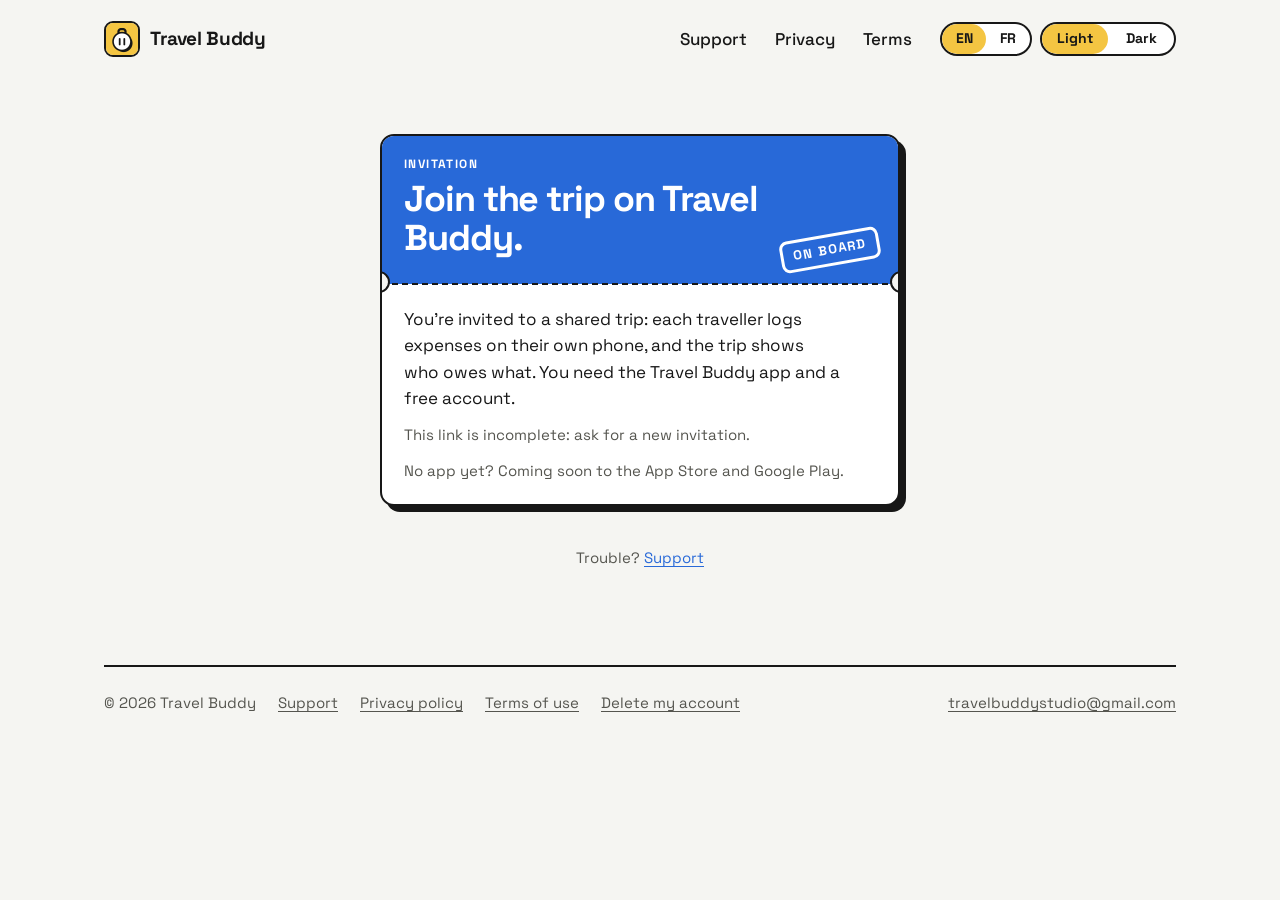
<file: join.html>
<!doctype html>
<html lang="en" class="no-js" data-lang="en" data-title-en="Travel Buddy" data-title-fr="Travel Buddy">
  <head>
    <meta charset="utf-8" />
    <meta name="viewport" content="width=device-width, initial-scale=1" />
    <title>Travel Buddy</title>
    <meta name="description" content="Travel Buddy: join a shared trip." />
    <meta name="robots" content="noindex" />
    <link rel="icon" type="image/png" href="assets/favicon.png" />
    <link rel="apple-touch-icon" href="assets/apple-touch-icon.png" />
    <link rel="stylesheet" href="assets/site.css" />
    <link rel="stylesheet" href="assets/ticket.css" />
    <script src="assets/prefs.js"></script>
  </head>
  <body>
    <div class="wrap">
      <header class="top">
        <a class="brand" href="./"><img src="assets/icon-256.png" alt="" /><span>Travel Buddy</span></a>
        <nav class="nav" aria-label="Site">
          <a href="support.html"><span lang="en">Support</span><span lang="fr">Aide</span></a>
          <a href="privacy.html"><span lang="en">Privacy</span><span lang="fr">Confidentialité</span></a>
          <a href="terms.html"><span lang="en">Terms</span><span lang="fr">Conditions</span></a>
        </nav>
        <div class="switches">
          <span class="switch switch-lang" role="group" aria-label="Language / Langue">
            <span class="thumb" aria-hidden="true"></span>
            <button type="button" data-set-lang="en" aria-pressed="true">EN</button>
            <button type="button" data-set-lang="fr" aria-pressed="false">FR</button>
          </span>
          <span class="switch switch-theme" role="group" aria-label="Theme / Thème">
            <span class="thumb" aria-hidden="true"></span>
            <button type="button" data-set-theme="light" aria-pressed="true"><span lang="en">Light</span><span lang="fr">Clair</span></button>
            <button type="button" data-set-theme="dark" aria-pressed="false"><span lang="en">Dark</span><span lang="fr">Sombre</span></button>
          </span>
        </div>
      </header>

      <main class="ticket-page">
        <div class="slab ticket-card" data-m="drop">
          <div class="face" data-blow>
            <div class="ticket-head blue">
              <div class="kicker"><span lang="fr">INVITATION</span><span lang="en">INVITATION</span></div>
              <div class="ticket-title"><span lang="fr">Rejoignez le voyage sur Travel Buddy.</span><span lang="en">Join the trip on Travel Buddy.</span></div>
              <div class="stamp" data-m="slam" data-d="700"><span lang="fr">À BORD</span><span lang="en">ON BOARD</span></div>
            </div>
            <div class="perf"><div class="notch notch-l"></div><div class="notch notch-r"></div></div>
            <div class="ticket-text">
              <p><span lang="fr">On vous a invité à un voyage partagé : chacun note ses dépenses sur son téléphone, et le voyage montre qui doit quoi. Il faut l’app Travel Buddy et un compte gratuit.</span><span lang="en">You’re invited to a shared trip: each traveller logs expenses on their own phone, and the trip shows who owes what. You need the Travel Buddy app and a free account.</span></p>
              <div class="ticket-actions">
                <span class="slab home-btn"><a class="face" id="open-app" href="travelbuddy://join" lang="fr">Ouvrir dans l’app</a><a class="face" id="open-app-en" href="travelbuddy://join" lang="en">Open in the app</a></span>
              </div>
              <p class="hint" id="code-line" hidden><span lang="fr">Code d’invitation : </span><span lang="en">Invitation code: </span><strong id="code"></strong></p>
              <p class="hint" id="bad-code" hidden><span lang="fr">Ce lien est incomplet : demandez une nouvelle invitation.</span><span lang="en">This link is incomplete: ask for a new invitation.</span></p>
              <p class="hint"><span lang="fr">Pas encore l’app ? Bientôt sur l’App Store et Google Play.</span><span lang="en">No app yet? Coming soon to the App Store and Google Play.</span></p>
            </div>
          </div>
        </div>
        <p class="ticket-help"><span lang="fr">Un souci ? <a href="support.html">Aide</a></span><span lang="en">Trouble? <a href="support.html">Support</a></span></p>
      </main>
      <footer class="foot">
        <span>© 2026 Travel Buddy</span>
        <a href="support.html"><span lang="en">Support</span><span lang="fr">Aide</span></a>
        <a href="privacy.html"><span lang="en">Privacy policy</span><span lang="fr">Confidentialité</span></a>
        <a href="terms.html"><span lang="en">Terms of use</span><span lang="fr">Conditions</span></a>
        <a href="delete-account.html"><span lang="en">Delete my account</span><span lang="fr">Supprimer mon compte</span></a>
        <a class="mail" href="mailto:travelbuddystudio@gmail.com">travelbuddystudio@gmail.com</a>
      </footer>
    </div>
    <script src="assets/join.js"></script>
    <script src="assets/motion.js"></script>
  </body>
</html>
</file>
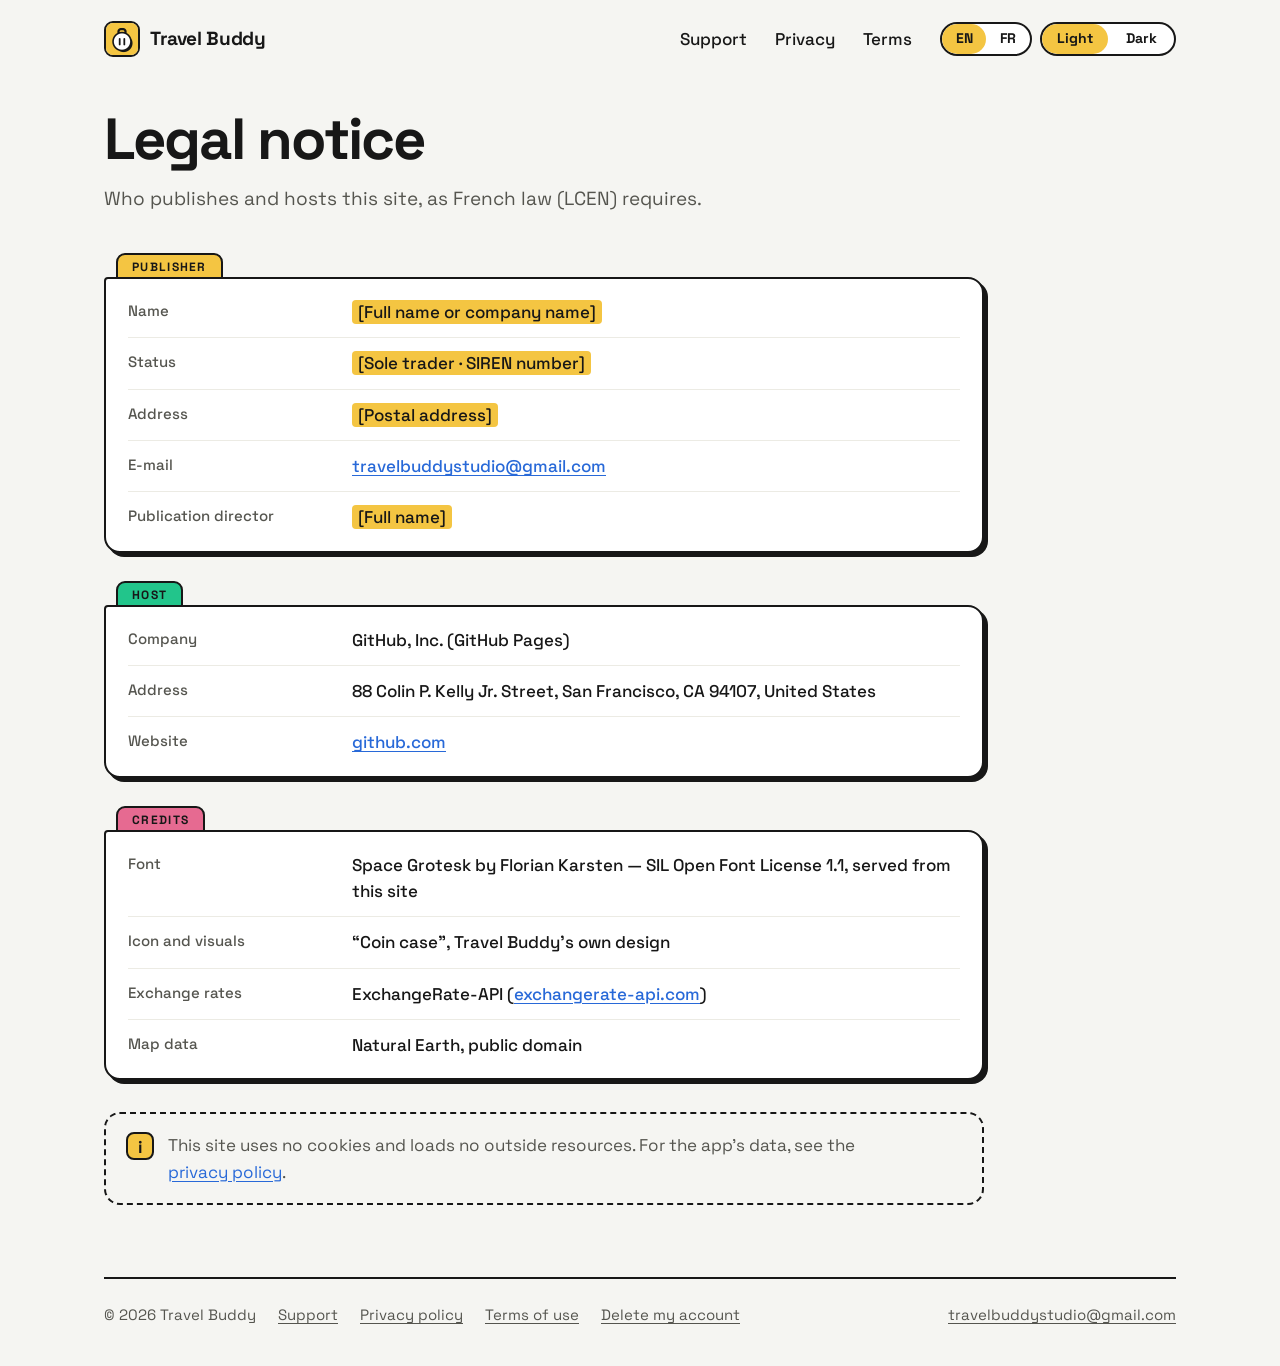
<file: legal.html>
<!doctype html>
<html lang="en" class="no-js" data-lang="en" data-title-en="Legal notice — Travel Buddy" data-title-fr="Mentions légales — Travel Buddy">
  <head>
    <meta charset="utf-8" />
    <meta name="viewport" content="width=device-width, initial-scale=1" />
    <title>Legal notice — Travel Buddy</title>
    <meta name="description" content="Who publishes and hosts the Travel Buddy site." />
    <!-- Until the publisher's details are filled in (see the marked fields), keep it out of search engines. -->
    <meta name="robots" content="noindex" />
    <link rel="icon" type="image/png" href="assets/favicon.png" />
    <link rel="apple-touch-icon" href="assets/apple-touch-icon.png" />
    <link rel="stylesheet" href="assets/site.css" />
    <link rel="stylesheet" href="assets/legal-notice.css" />
    <script src="assets/prefs.js"></script>
  </head>
  <body>
    <div class="wrap">
      <header class="top">
        <a class="brand" href="./"><img src="assets/icon-256.png" alt="" /><span>Travel Buddy</span></a>
        <nav class="nav" aria-label="Site">
          <a href="support.html"><span lang="en">Support</span><span lang="fr">Aide</span></a>
          <a href="privacy.html"><span lang="en">Privacy</span><span lang="fr">Confidentialité</span></a>
          <a href="terms.html"><span lang="en">Terms</span><span lang="fr">Conditions</span></a>
        </nav>
        <div class="switches">
          <span class="switch switch-lang" role="group" aria-label="Language / Langue">
            <span class="thumb" aria-hidden="true"></span>
            <button type="button" data-set-lang="en" aria-pressed="true">EN</button>
            <button type="button" data-set-lang="fr" aria-pressed="false">FR</button>
          </span>
          <span class="switch switch-theme" role="group" aria-label="Theme / Thème">
            <span class="thumb" aria-hidden="true"></span>
            <button type="button" data-set-theme="light" aria-pressed="true"><span lang="en">Light</span><span lang="fr">Clair</span></button>
            <button type="button" data-set-theme="dark" aria-pressed="false"><span lang="en">Dark</span><span lang="fr">Sombre</span></button>
          </span>
        </div>
      </header>

      <main class="notice">
        <h1><span lang="fr">Mentions légales</span><span lang="en">Legal notice</span></h1>
        <p class="intro"><span lang="fr">Les informations sur l’éditeur et l’hébergeur de ce site, selon la loi française (LCEN).</span><span lang="en">Who publishes and hosts this site, as French law (LCEN) requires.</span></p>
        <div class="notice-blocks">
        <section class="notice-block" data-m="rise" data-when="view" data-d="0">
          <div class="tab yellow"><span lang="fr">ÉDITEUR</span><span lang="en">PUBLISHER</span></div>
          <dl>
            <div>
              <dt><span lang="fr">Nom</span><span lang="en">Name</span></dt>
              <dd><mark><span lang="fr">[Prénom Nom ou raison sociale]</span><span lang="en">[Full name or company name]</span></mark></dd>
            </div>
            <div>
              <dt><span lang="fr">Statut</span><span lang="en">Status</span></dt>
              <dd><mark><span lang="fr">[Entrepreneur individuel · SIREN]</span><span lang="en">[Sole trader · SIREN number]</span></mark></dd>
            </div>
            <div>
              <dt><span lang="fr">Adresse</span><span lang="en">Address</span></dt>
              <dd><mark><span lang="fr">[Adresse postale]</span><span lang="en">[Postal address]</span></mark></dd>
            </div>
            <div>
              <dt>E-mail</dt>
              <dd><a href="mailto:travelbuddystudio@gmail.com">travelbuddystudio@gmail.com</a></dd>
            </div>
            <div>
              <dt><span lang="fr">Directeur de la publication</span><span lang="en">Publication director</span></dt>
              <dd><mark><span lang="fr">[Prénom Nom]</span><span lang="en">[Full name]</span></mark></dd>
            </div>
          </dl>
        </section>
        <section class="notice-block" data-m="rise" data-when="view" data-d="60">
          <div class="tab green"><span lang="fr">HÉBERGEUR</span><span lang="en">HOST</span></div>
          <dl>
            <div>
              <dt><span lang="fr">Société</span><span lang="en">Company</span></dt>
              <dd>GitHub, Inc. (GitHub Pages)</dd>
            </div>
            <div>
              <dt><span lang="fr">Adresse</span><span lang="en">Address</span></dt>
              <dd>88 Colin P. Kelly Jr. Street, San Francisco, CA 94107, <span lang="fr">États-Unis</span><span lang="en">United States</span></dd>
            </div>
            <div>
              <dt><span lang="fr">Site</span><span lang="en">Website</span></dt>
              <dd><a href="https://github.com">github.com</a></dd>
            </div>
          </dl>
        </section>
        <section class="notice-block" data-m="rise" data-when="view" data-d="120">
          <div class="tab pink"><span lang="fr">CRÉDITS</span><span lang="en">CREDITS</span></div>
          <dl>
            <div>
              <dt><span lang="fr">Police</span><span lang="en">Font</span></dt>
              <dd><span lang="fr">Space Grotesk, par Florian Karsten — SIL Open Font License 1.1, hébergée sur ce site</span><span lang="en">Space Grotesk by Florian Karsten — SIL Open Font License 1.1, served from this site</span></dd>
            </div>
            <div>
              <dt><span lang="fr">Icône et visuels</span><span lang="en">Icon and visuals</span></dt>
              <dd><span lang="fr">« Coin case », dessin propre à Travel Buddy</span><span lang="en">“Coin case”, Travel Buddy’s own design</span></dd>
            </div>
            <div>
              <dt><span lang="fr">Taux de change</span><span lang="en">Exchange rates</span></dt>
              <dd>ExchangeRate-API (<a href="https://www.exchangerate-api.com">exchangerate-api.com</a>)</dd>
            </div>
            <div>
              <dt><span lang="fr">Fonds de carte</span><span lang="en">Map data</span></dt>
              <dd><span lang="fr">Natural Earth, domaine public</span><span lang="en">Natural Earth, public domain</span></dd>
            </div>
          </dl>
        </section>
        </div>
        <div class="aside-note">
          <span class="info" aria-hidden="true">i</span>
          <span><span lang="fr">Ce site n’utilise aucun cookie et ne charge aucune ressource extérieure. Pour les données de l’app, voir la <a href="privacy.html">politique de confidentialité</a>.</span><span lang="en">This site uses no cookies and loads no outside resources. For the app’s data, see the <a href="privacy.html">privacy policy</a>.</span></span>
        </div>
      </main>
      <footer class="foot">
        <span>© 2026 Travel Buddy</span>
        <a href="support.html"><span lang="en">Support</span><span lang="fr">Aide</span></a>
        <a href="privacy.html"><span lang="en">Privacy policy</span><span lang="fr">Confidentialité</span></a>
        <a href="terms.html"><span lang="en">Terms of use</span><span lang="fr">Conditions</span></a>
        <a href="delete-account.html"><span lang="en">Delete my account</span><span lang="fr">Supprimer mon compte</span></a>
        <a class="mail" href="mailto:travelbuddystudio@gmail.com">travelbuddystudio@gmail.com</a>
      </footer>
    </div>
    <script src="assets/motion.js"></script>
  </body>
</html>
</file>
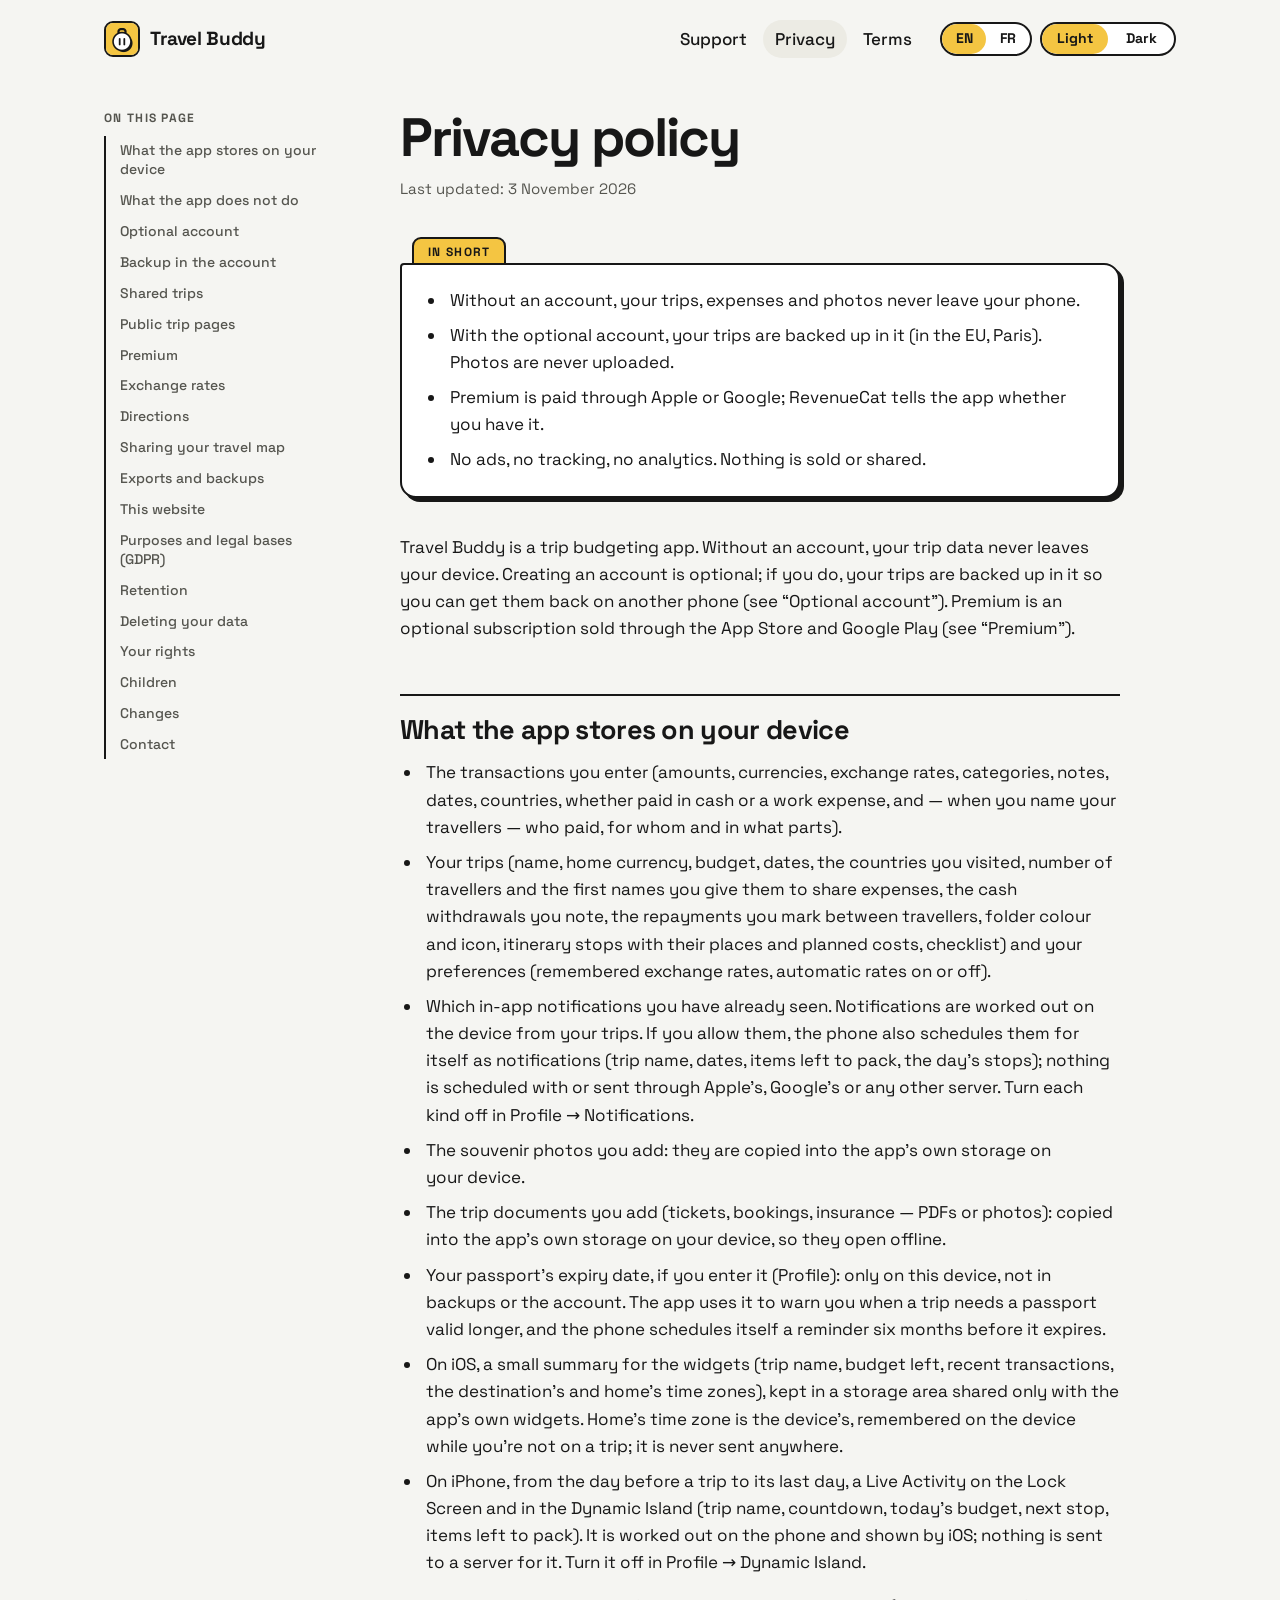
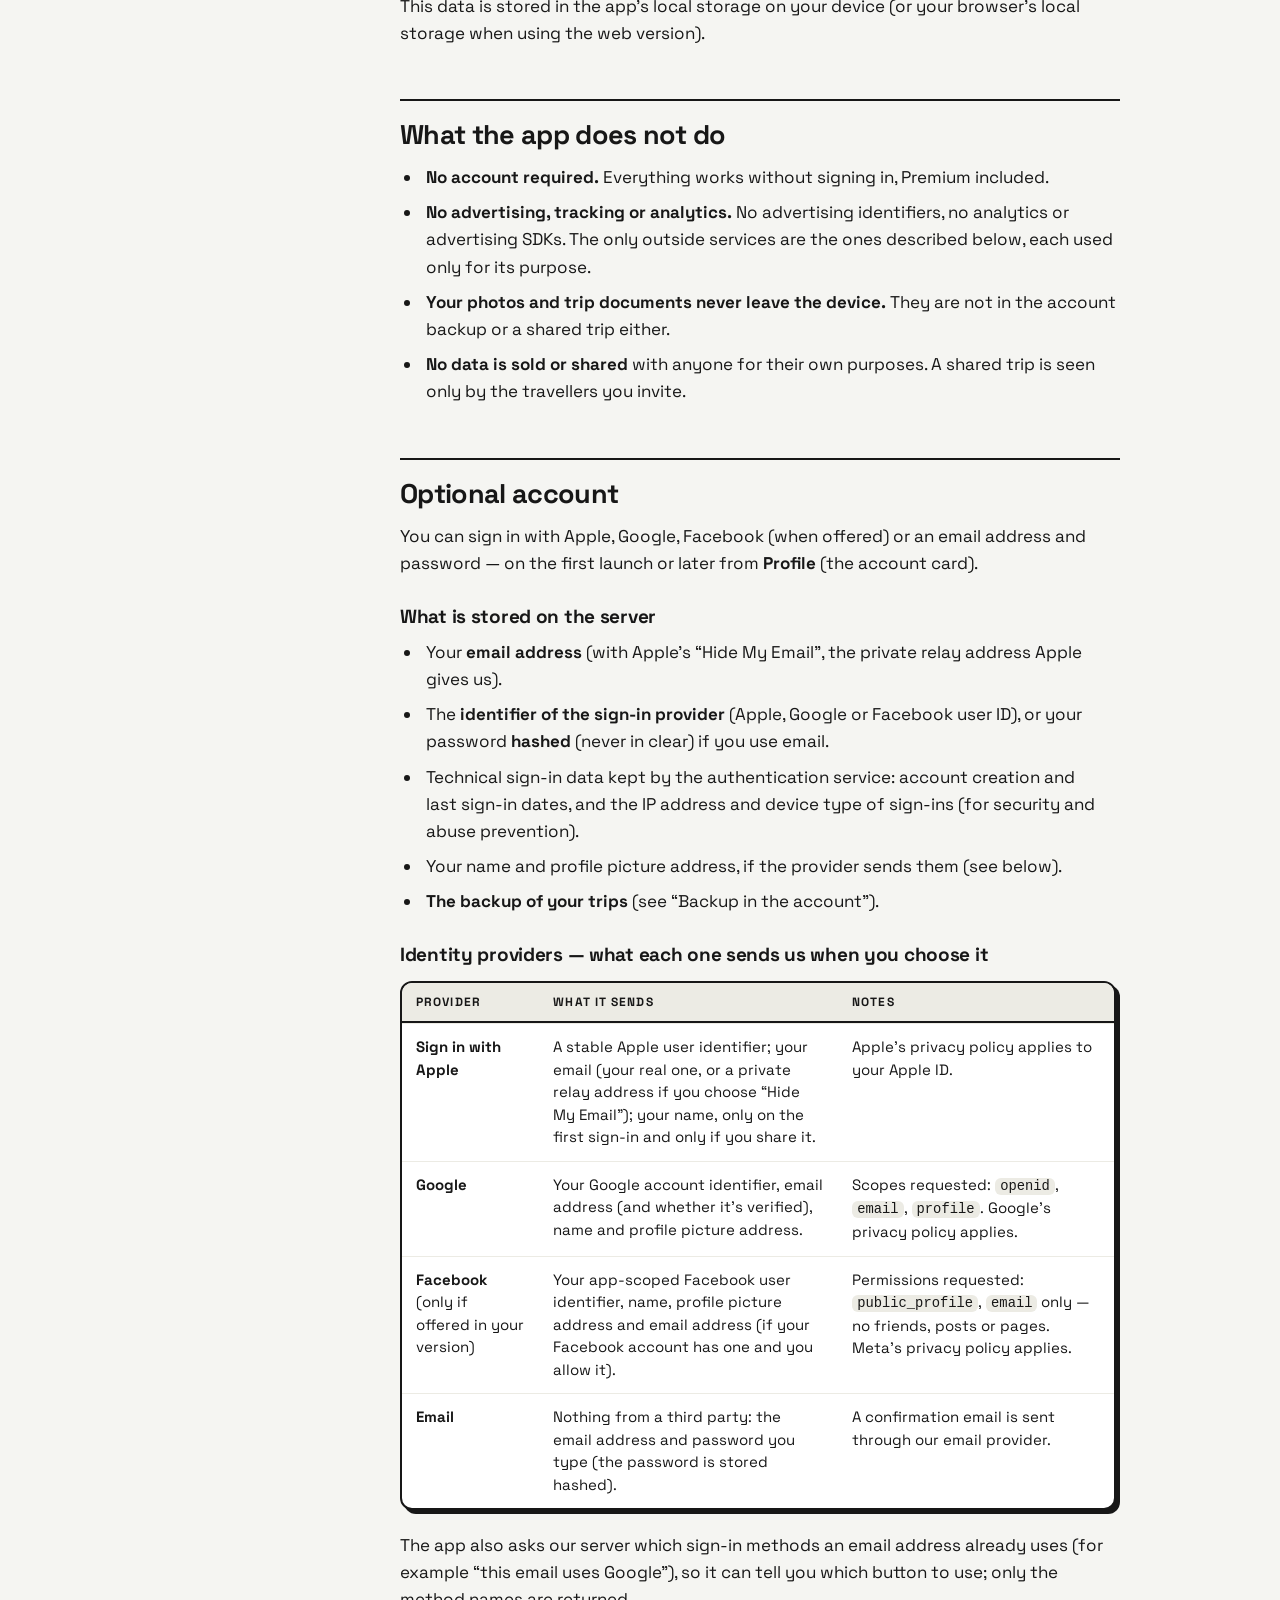
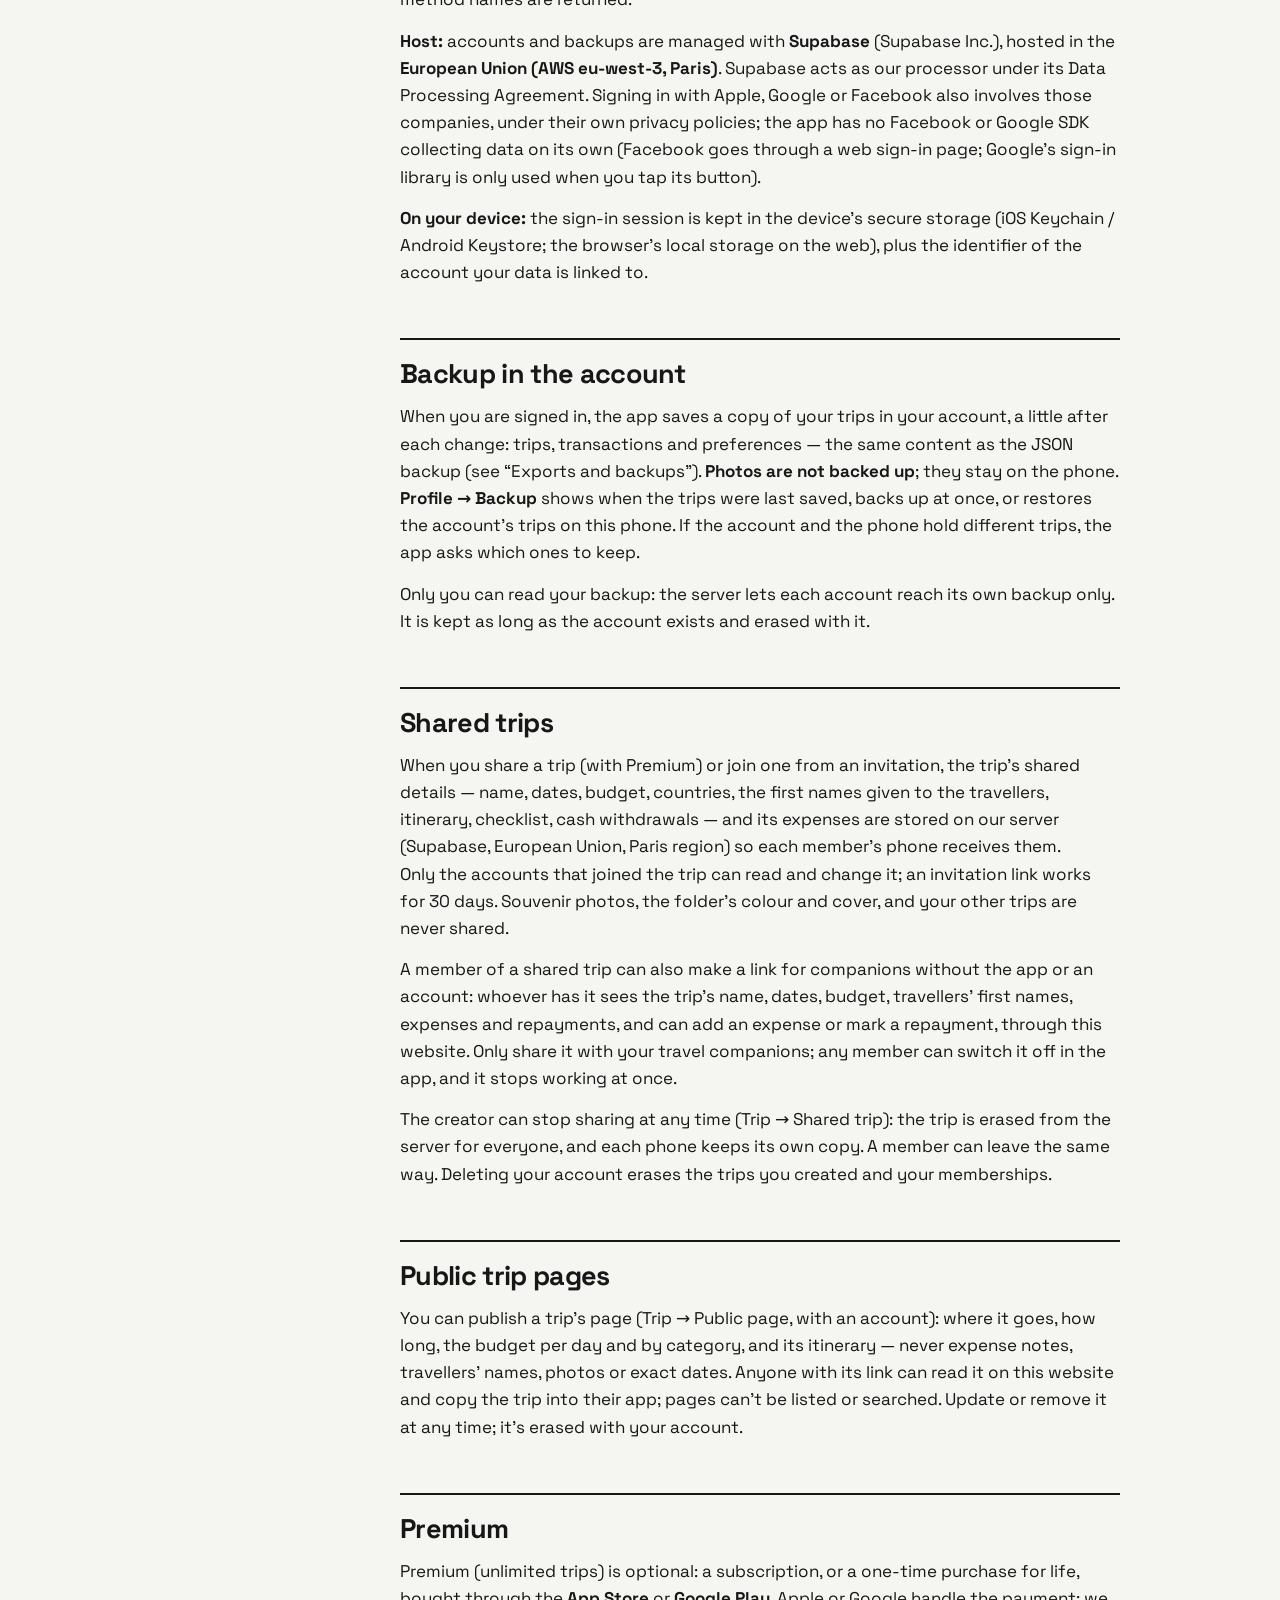
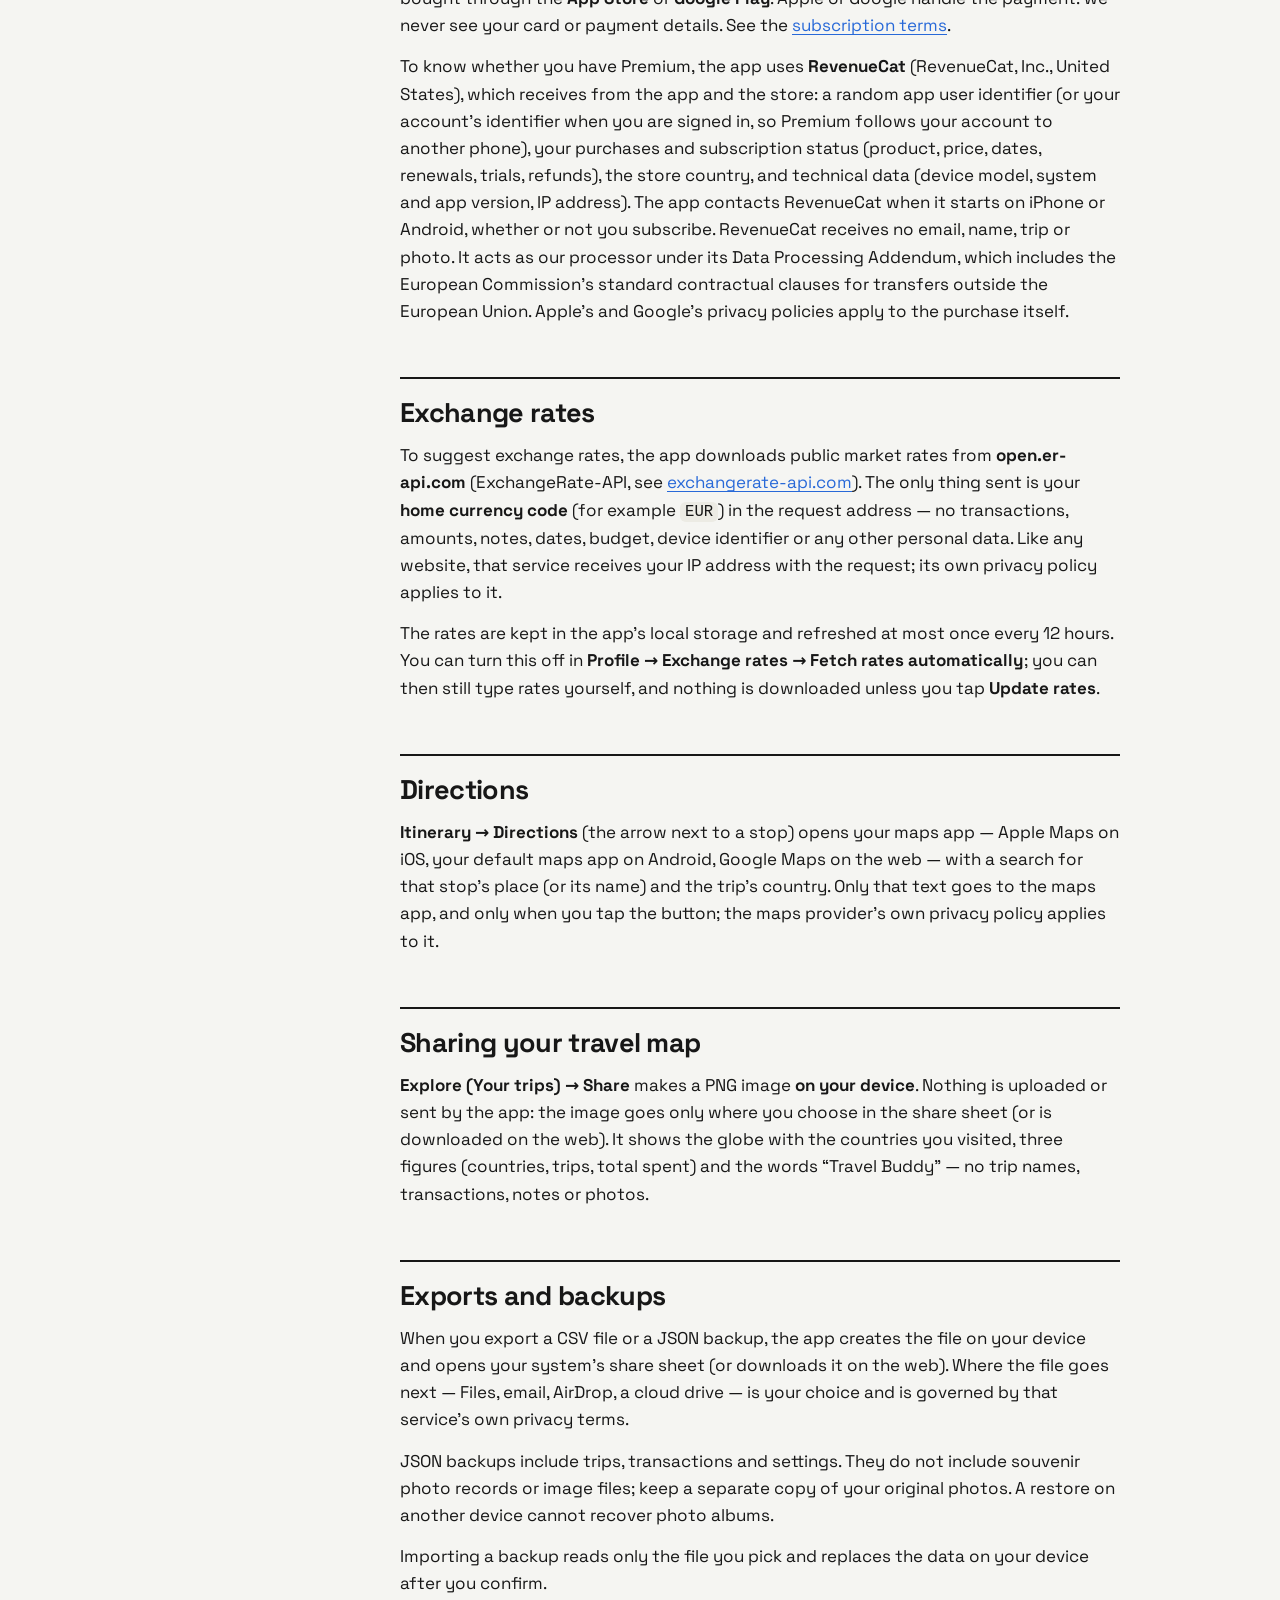
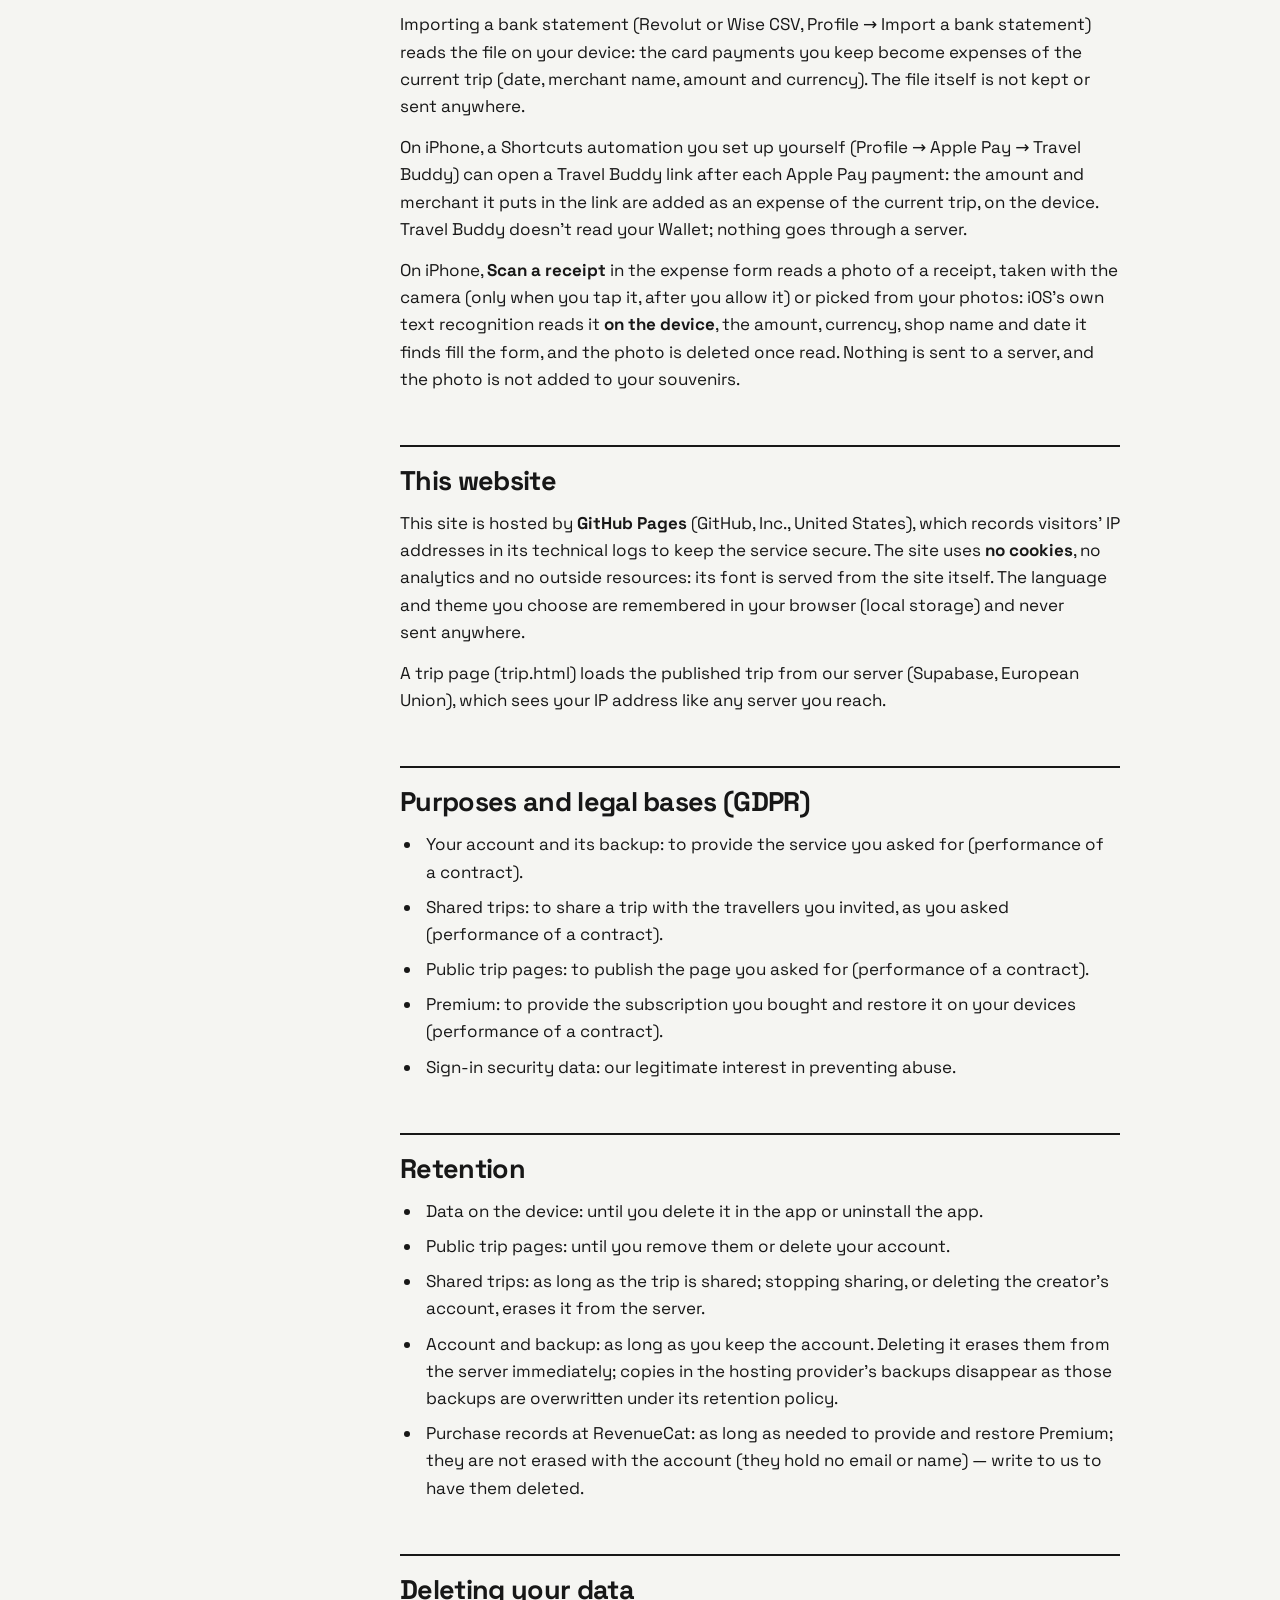
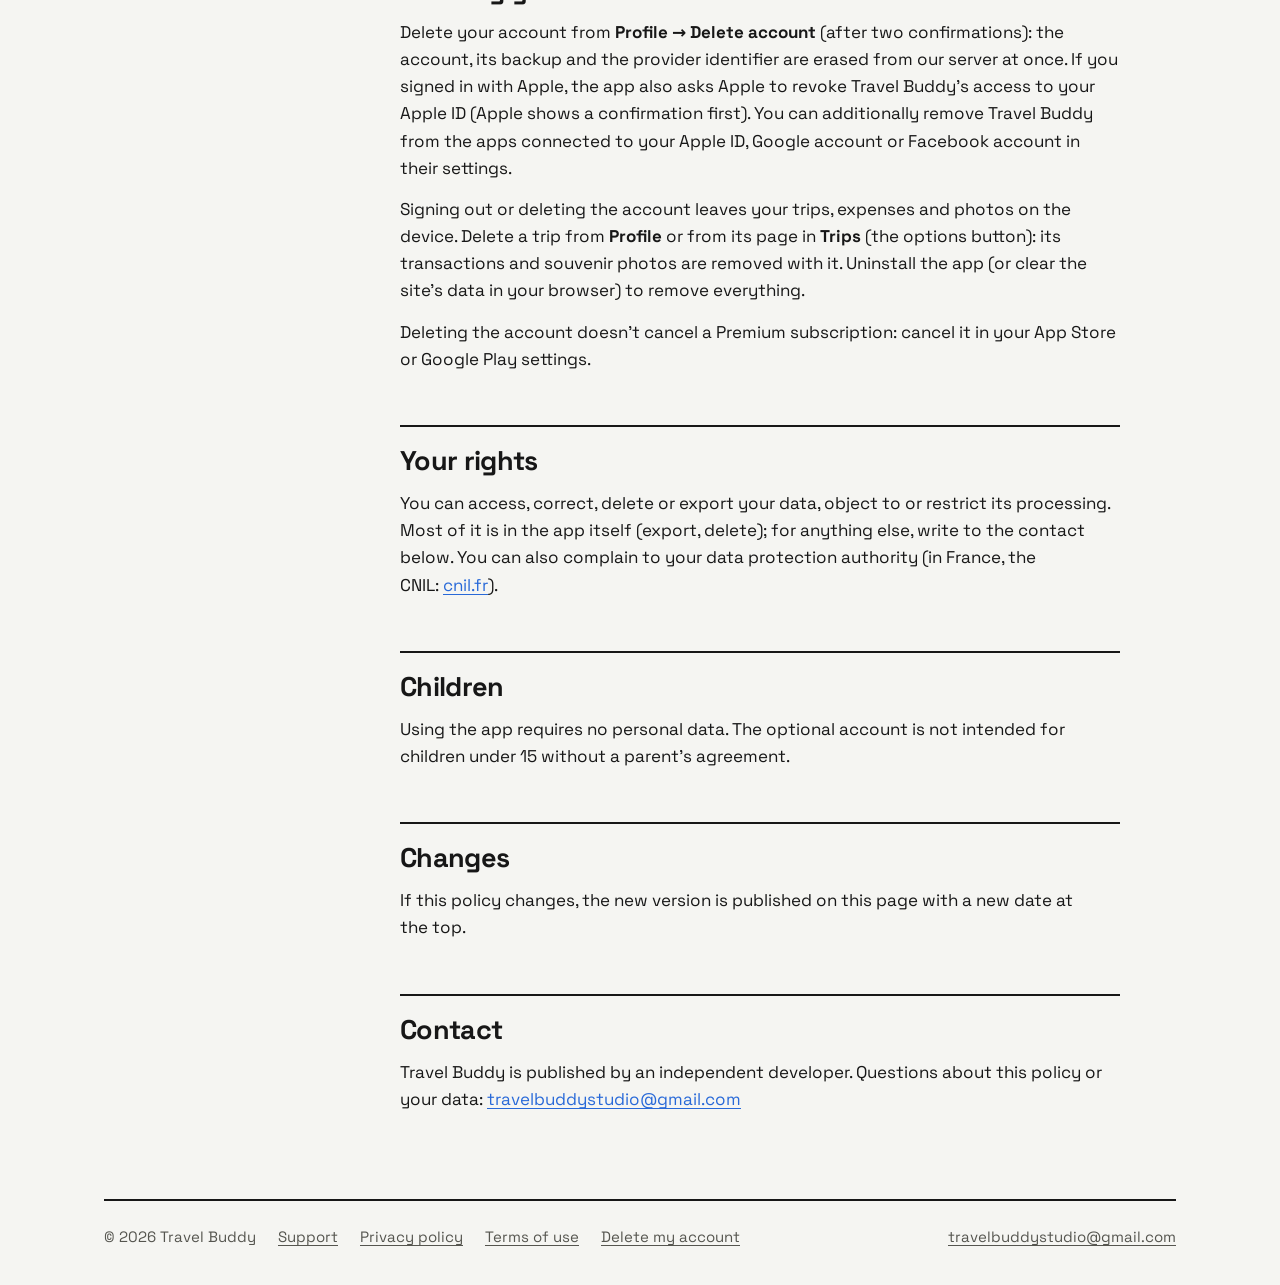
<file: privacy.html>
<!doctype html>
<html lang="en" class="no-js" data-lang="en" data-title-en="Privacy policy — Travel Buddy" data-title-fr="Politique de confidentialité — Travel Buddy">
  <head>
    <meta charset="utf-8" />
    <meta name="viewport" content="width=device-width, initial-scale=1" />
    <title>Privacy policy — Travel Buddy</title>
    <meta name="description" content="What Travel Buddy stores, what leaves your phone and why, and how to delete it." />
    <link rel="icon" type="image/png" href="assets/favicon.png" />
    <link rel="apple-touch-icon" href="assets/apple-touch-icon.png" />
    <link rel="stylesheet" href="assets/site.css" />
    <link rel="stylesheet" href="assets/legal.css" />
    <script src="assets/prefs.js"></script>
  </head>
  <body>
    <div class="wrap">
      <header class="top">
        <a class="brand" href="./"><img src="assets/icon-256.png" alt="" /><span>Travel Buddy</span></a>
        <nav class="nav" aria-label="Site">
          <a href="support.html"><span lang="en">Support</span><span lang="fr">Aide</span></a>
          <a href="privacy.html" aria-current="page"><span lang="en">Privacy</span><span lang="fr">Confidentialité</span></a>
          <a href="terms.html"><span lang="en">Terms</span><span lang="fr">Conditions</span></a>
        </nav>
        <div class="switches">
          <span class="switch switch-lang" role="group" aria-label="Language / Langue">
            <span class="thumb" aria-hidden="true"></span>
            <button type="button" data-set-lang="en" aria-pressed="true">EN</button>
            <button type="button" data-set-lang="fr" aria-pressed="false">FR</button>
          </span>
          <span class="switch switch-theme" role="group" aria-label="Theme / Thème">
            <span class="thumb" aria-hidden="true"></span>
            <button type="button" data-set-theme="light" aria-pressed="true"><span lang="en">Light</span><span lang="fr">Clair</span></button>
            <button type="button" data-set-theme="dark" aria-pressed="false"><span lang="en">Dark</span><span lang="fr">Sombre</span></button>
          </span>
        </div>
      </header>

      <main class="legal">
        <details class="toc" open>
          <summary><span lang="en">ON THIS PAGE</span><span lang="fr">SUR CETTE PAGE</span></summary>
          <nav lang="en" aria-label="On this page">
            <a href="#what-the-app-stores-on-your-device">What the app stores on your device</a>
            <a href="#what-the-app-does-not-do">What the app does not do</a>
            <a href="#optional-account">Optional account</a>
            <a href="#backup-in-the-account">Backup in the account</a>
            <a href="#shared-trips">Shared trips</a>
            <a href="#public-trip-pages">Public trip pages</a>
            <a href="#premium">Premium</a>
            <a href="#exchange-rates">Exchange rates</a>
            <a href="#directions">Directions</a>
            <a href="#sharing-your-travel-map">Sharing your travel map</a>
            <a href="#exports-and-backups">Exports and backups</a>
            <a href="#this-website">This website</a>
            <a href="#purposes-and-legal-bases-gdpr">Purposes and legal bases (GDPR)</a>
            <a href="#retention">Retention</a>
            <a href="#deleting-your-data">Deleting your data</a>
            <a href="#your-rights">Your rights</a>
            <a href="#children">Children</a>
            <a href="#changes">Changes</a>
            <a href="#contact">Contact</a>
          </nav>
          <nav lang="fr" aria-label="Sur cette page">
            <a href="#ce-que-l-app-conserve-sur-votre-appareil">Ce que l'app conserve sur votre appareil</a>
            <a href="#ce-que-l-app-ne-fait-pas">Ce que l'app ne fait pas</a>
            <a href="#compte-facultatif">Compte facultatif</a>
            <a href="#sauvegarde-dans-le-compte">Sauvegarde dans le compte</a>
            <a href="#voyages-partages">Voyages partagés</a>
            <a href="#pages-de-voyage-publiques">Pages de voyage publiques</a>
            <a href="#premium-fr">Premium</a>
            <a href="#taux-de-change">Taux de change</a>
            <a href="#itineraire-dans-plans">Itinéraire dans Plans</a>
            <a href="#partager-votre-carte-de-voyages">Partager votre carte de voyages</a>
            <a href="#exports-et-sauvegardes">Exports et sauvegardes</a>
            <a href="#ce-site">Ce site</a>
            <a href="#finalites-et-bases-legales-rgpd">Finalités et bases légales (RGPD)</a>
            <a href="#durees-de-conservation">Durées de conservation</a>
            <a href="#supprimer-vos-donnees">Supprimer vos données</a>
            <a href="#vos-droits">Vos droits</a>
            <a href="#enfants">Enfants</a>
            <a href="#modifications">Modifications</a>
            <a href="#contact-fr">Contact</a>
          </nav>
        </details>
        <script>
          // Narrow screens: the contents start folded above the text.
          if (matchMedia('(max-width: 903px)').matches) document.querySelector('details.toc').open = false;
        </script>
        <div class="legal-body">
        <article lang="en">
          <h1>Privacy policy</h1>
          <p class="updated">Last updated: 3 November 2026</p>

          <div class="tabbed">
            <div class="tab">IN SHORT</div>
            <ul>
              <li>Without an account, your trips, expenses and photos never leave your phone.</li>
              <li>With the optional account, your trips are backed up in it (in the EU, Paris). Photos are never uploaded.</li>
              <li>Premium is paid through Apple or Google; RevenueCat tells the app whether you have it.</li>
              <li>No ads, no tracking, no analytics. Nothing is sold or shared.</li>
            </ul>
          </div>

          <p>Travel Buddy is a trip budgeting app. Without an account, your trip data never leaves your device. Creating an account is optional; if you do, your trips are backed up in it so you can get them back on another phone (see “Optional account”). Premium is an optional subscription sold through the App Store and Google Play (see “Premium”).</p>

          <h2 id="what-the-app-stores-on-your-device">What the app stores on your device</h2>
          <ul>
            <li>The transactions you enter (amounts, currencies, exchange rates, categories, notes, dates, countries, whether paid in cash or a work expense, and — when you name your travellers — who paid, for whom and in what parts).</li>
            <li>Your trips (name, home currency, budget, dates, the countries you visited, number of travellers and the first names you give them to share expenses, the cash withdrawals you note, the repayments you mark between travellers, folder colour and icon, itinerary stops with their places and planned costs, checklist) and your preferences (remembered exchange rates, automatic rates on or off).</li>
            <li>Which in-app notifications you have already seen. Notifications are worked out on the device from your trips. If you allow them, the phone also schedules them for itself as notifications (trip name, dates, items left to pack, the day’s stops); nothing is scheduled with or sent through Apple’s, Google’s or any other server. Turn each kind off in Profile → Notifications.</li>
            <li>The souvenir photos you add: they are copied into the app's own storage on your device.</li>
            <li>The trip documents you add (tickets, bookings, insurance — PDFs or photos): copied into the app's own storage on your device, so they open offline.</li>
            <li>Your passport's expiry date, if you enter it (Profile): only on this device, not in backups or the account. The app uses it to warn you when a trip needs a passport valid longer, and the phone schedules itself a reminder six months before it expires.</li>
            <li>On iOS, a small summary for the widgets (trip name, budget left, recent transactions, the destination's and home's time zones), kept in a storage area shared only with the app's own widgets. Home's time zone is the device's, remembered on the device while you're not on a trip; it is never sent anywhere.</li>
            <li>On iPhone, from the day before a trip to its last day, a Live Activity on the Lock Screen and in the Dynamic Island (trip name, countdown, today’s budget, next stop, items left to pack). It is worked out on the phone and shown by iOS; nothing is sent to a server for it. Turn it off in Profile → Dynamic Island.</li>
          </ul>
          <p>This data is stored in the app's local storage on your device (or your browser's local storage when using the web version).</p>

          <h2 id="what-the-app-does-not-do">What the app does not do</h2>
          <ul>
            <li><strong>No account required.</strong> Everything works without signing in, Premium included.</li>
            <li><strong>No advertising, tracking or analytics.</strong> No advertising identifiers, no analytics or advertising SDKs. The only outside services are the ones described below, each used only for its purpose.</li>
            <li><strong>Your photos and trip documents never leave the device.</strong> They are not in the account backup or a shared trip either.</li>
            <li><strong>No data is sold or shared</strong> with anyone for their own purposes. A shared trip is seen only by the travellers you invite.</li>
          </ul>

          <h2 id="optional-account">Optional account</h2>
          <p>You can sign in with Apple, Google, Facebook (when offered) or an email address and password — on the first launch or later from <strong>Profile</strong> (the account card).</p>
          <h3>What is stored on the server</h3>
          <ul>
            <li>Your <strong>email address</strong> (with Apple's “Hide My Email”, the private relay address Apple gives us).</li>
            <li>The <strong>identifier of the sign-in provider</strong> (Apple, Google or Facebook user ID), or your password <strong>hashed</strong> (never in clear) if you use email.</li>
            <li>Technical sign-in data kept by the authentication service: account creation and last sign-in dates, and the IP address and device type of sign-ins (for security and abuse prevention).</li>
            <li>Your name and profile picture address, if the provider sends them (see below).</li>
            <li><strong>The backup of your trips</strong> (see “Backup in the account”).</li>
          </ul>
          <h3>Identity providers — what each one sends us when you choose it</h3>
          <div class="table-scroll">
            <table>
              <thead>
                <tr><th>Provider</th><th>What it sends</th><th>Notes</th></tr>
              </thead>
              <tbody>
                <tr><td><strong>Sign in with Apple</strong></td><td>A stable Apple user identifier; your email (your real one, or a private relay address if you choose “Hide My Email”); your name, only on the first sign-in and only if you share it.</td><td>Apple's privacy policy applies to your Apple ID.</td></tr>
                <tr><td><strong>Google</strong></td><td>Your Google account identifier, email address (and whether it's verified), name and profile picture address.</td><td>Scopes requested: <code>openid</code>, <code>email</code>, <code>profile</code>. Google's privacy policy applies.</td></tr>
                <tr><td><strong>Facebook</strong> (only if offered in your version)</td><td>Your app-scoped Facebook user identifier, name, profile picture address and email address (if your Facebook account has one and you allow it).</td><td>Permissions requested: <code>public_profile</code>, <code>email</code> only — no friends, posts or pages. Meta's privacy policy applies.</td></tr>
                <tr><td><strong>Email</strong></td><td>Nothing from a third party: the email address and password you type (the password is stored hashed).</td><td>A confirmation email is sent through our email provider.</td></tr>
              </tbody>
            </table>
          </div>
          <p>The app also asks our server which sign-in methods an email address already uses (for example “this email uses Google”), so it can tell you which button to use; only the method names are returned.</p>
          <p><strong>Host:</strong> accounts and backups are managed with <strong>Supabase</strong> (Supabase Inc.), hosted in the <strong>European Union (AWS eu-west-3, Paris)</strong>. Supabase acts as our processor under its Data Processing Agreement. Signing in with Apple, Google or Facebook also involves those companies, under their own privacy policies; the app has no Facebook or Google SDK collecting data on its own (Facebook goes through a web sign-in page; Google's sign-in library is only used when you tap its button).</p>
          <p><strong>On your device:</strong> the sign-in session is kept in the device's secure storage (iOS Keychain / Android Keystore; the browser's local storage on the web), plus the identifier of the account your data is linked to.</p>

          <h2 id="backup-in-the-account">Backup in the account</h2>
          <p>When you are signed in, the app saves a copy of your trips in your account, a little after each change: trips, transactions and preferences — the same content as the JSON backup (see “Exports and backups”). <strong>Photos are not backed up</strong>; they stay on the phone. <strong>Profile → Backup</strong> shows when the trips were last saved, backs up at once, or restores the account's trips on this phone. If the account and the phone hold different trips, the app asks which ones to keep.</p>
          <p>Only you can read your backup: the server lets each account reach its own backup only. It is kept as long as the account exists and erased with it.</p>

          <h2 id="shared-trips">Shared trips</h2>
          <p>When you share a trip (with Premium) or join one from an invitation, the trip’s shared details — name, dates, budget, countries, the first names given to the travellers, itinerary, checklist, cash withdrawals — and its expenses are stored on our server (Supabase, European Union, Paris region) so each member’s phone receives them. Only the accounts that joined the trip can read and change it; an invitation link works for 30 days. Souvenir photos, the folder’s colour and cover, and your other trips are never shared.</p>
          <p>A member of a shared trip can also make a link for companions without the app or an account: whoever has it sees the trip’s name, dates, budget, travellers’ first names, expenses and repayments, and can add an expense or mark a repayment, through this website. Only share it with your travel companions; any member can switch it off in the app, and it stops working at once.</p>
          <p>The creator can stop sharing at any time (Trip → Shared trip): the trip is erased from the server for everyone, and each phone keeps its own copy. A member can leave the same way. Deleting your account erases the trips you created and your memberships.</p>

          <h2 id="public-trip-pages">Public trip pages</h2>
          <p>You can publish a trip’s page (Trip → Public page, with an account): where it goes, how long, the budget per day and by category, and its itinerary — never expense notes, travellers’ names, photos or exact dates. Anyone with its link can read it on this website and copy the trip into their app; pages can’t be listed or searched. Update or remove it at any time; it’s erased with your account.</p>

          <h2 id="premium">Premium</h2>
          <p>Premium (unlimited trips) is optional: a subscription, or a one-time purchase for life, bought through the <strong>App Store</strong> or <strong>Google Play</strong>. Apple or Google handle the payment: we never see your card or payment details. See the <a href="terms.html">subscription terms</a>.</p>
          <p>To know whether you have Premium, the app uses <strong>RevenueCat</strong> (RevenueCat, Inc., United States), which receives from the app and the store: a random app user identifier (or your account's identifier when you are signed in, so Premium follows your account to another phone), your purchases and subscription status (product, price, dates, renewals, trials, refunds), the store country, and technical data (device model, system and app version, IP address). The app contacts RevenueCat when it starts on iPhone or Android, whether or not you subscribe. RevenueCat receives no email, name, trip or photo. It acts as our processor under its Data Processing Addendum, which includes the European Commission's standard contractual clauses for transfers outside the European Union. Apple's and Google's privacy policies apply to the purchase itself.</p>

          <h2 id="exchange-rates">Exchange rates</h2>
          <p>To suggest exchange rates, the app downloads public market rates from <strong>open.er-api.com</strong> (ExchangeRate-API, see <a href="https://www.exchangerate-api.com">exchangerate-api.com</a>). The only thing sent is your <strong>home currency code</strong> (for example <code>EUR</code>) in the request address — no transactions, amounts, notes, dates, budget, device identifier or any other personal data. Like any website, that service receives your IP address with the request; its own privacy policy applies to it.</p>
          <p>The rates are kept in the app's local storage and refreshed at most once every 12 hours. You can turn this off in <strong>Profile → Exchange rates → Fetch rates automatically</strong>; you can then still type rates yourself, and nothing is downloaded unless you tap <strong>Update rates</strong>.</p>

          <h2 id="directions">Directions</h2>
          <p><strong>Itinerary → Directions</strong> (the arrow next to a stop) opens your maps app — Apple Maps on iOS, your default maps app on Android, Google Maps on the web — with a search for that stop's place (or its name) and the trip's country. Only that text goes to the maps app, and only when you tap the button; the maps provider's own privacy policy applies to it.</p>

          <h2 id="sharing-your-travel-map">Sharing your travel map</h2>
          <p><strong>Explore (Your trips) → Share</strong> makes a PNG image <strong>on your device</strong>. Nothing is uploaded or sent by the app: the image goes only where you choose in the share sheet (or is downloaded on the web). It shows the globe with the countries you visited, three figures (countries, trips, total spent) and the words “Travel Buddy” — no trip names, transactions, notes or photos.</p>

          <h2 id="exports-and-backups">Exports and backups</h2>
          <p>When you export a CSV file or a JSON backup, the app creates the file on your device and opens your system's share sheet (or downloads it on the web). Where the file goes next — Files, email, AirDrop, a cloud drive — is your choice and is governed by that service's own privacy terms.</p>
          <p>JSON backups include trips, transactions and settings. They do not include souvenir photo records or image files; keep a separate copy of your original photos. A restore on another device cannot recover photo albums.</p>
          <p>Importing a backup reads only the file you pick and replaces the data on your device after you confirm.</p>
          <p>Importing a bank statement (Revolut or Wise CSV, Profile → Import a bank statement) reads the file on your device: the card payments you keep become expenses of the current trip (date, merchant name, amount and currency). The file itself is not kept or sent anywhere.</p>
          <p>On iPhone, a Shortcuts automation you set up yourself (Profile → Apple Pay → Travel Buddy) can open a Travel Buddy link after each Apple Pay payment: the amount and merchant it puts in the link are added as an expense of the current trip, on the device. Travel Buddy doesn’t read your Wallet; nothing goes through a server.</p>
          <p>On iPhone, <strong>Scan a receipt</strong> in the expense form reads a photo of a receipt, taken with the camera (only when you tap it, after you allow it) or picked from your photos: iOS’s own text recognition reads it <strong>on the device</strong>, the amount, currency, shop name and date it finds fill the form, and the photo is deleted once read. Nothing is sent to a server, and the photo is not added to your souvenirs.</p>

          <h2 id="this-website">This website</h2>
          <p>This site is hosted by <strong>GitHub Pages</strong> (GitHub, Inc., United States), which records visitors’ IP addresses in its technical logs to keep the service secure. The site uses <strong>no cookies</strong>, no analytics and no outside resources: its font is served from the site itself. The language and theme you choose are remembered in your browser (local storage) and never sent anywhere.</p>
          <p>A trip page (trip.html) loads the published trip from our server (Supabase, European Union), which sees your IP address like any server you reach.</p>

          <h2 id="purposes-and-legal-bases-gdpr">Purposes and legal bases (GDPR)</h2>
          <ul>
            <li>Your account and its backup: to provide the service you asked for (performance of a contract).</li>
            <li>Shared trips: to share a trip with the travellers you invited, as you asked (performance of a contract).</li>
            <li>Public trip pages: to publish the page you asked for (performance of a contract).</li>
            <li>Premium: to provide the subscription you bought and restore it on your devices (performance of a contract).</li>
            <li>Sign-in security data: our legitimate interest in preventing abuse.</li>
          </ul>

          <h2 id="retention">Retention</h2>
          <ul>
            <li>Data on the device: until you delete it in the app or uninstall the app.</li>
            <li>Public trip pages: until you remove them or delete your account.</li>
            <li>Shared trips: as long as the trip is shared; stopping sharing, or deleting the creator’s account, erases it from the server.</li>
            <li>Account and backup: as long as you keep the account. Deleting it erases them from the server immediately; copies in the hosting provider's backups disappear as those backups are overwritten under its retention policy.</li>
            <li>Purchase records at RevenueCat: as long as needed to provide and restore Premium; they are not erased with the account (they hold no email or name) — write to us to have them deleted.</li>
          </ul>

          <h2 id="deleting-your-data">Deleting your data</h2>
          <p>Delete your account from <strong>Profile → Delete account</strong> (after two confirmations): the account, its backup and the provider identifier are erased from our server at once. If you signed in with Apple, the app also asks Apple to revoke Travel Buddy's access to your Apple ID (Apple shows a confirmation first). You can additionally remove Travel Buddy from the apps connected to your Apple ID, Google account or Facebook account in their settings.</p>
          <p>Signing out or deleting the account leaves your trips, expenses and photos on the device. Delete a trip from <strong>Profile</strong> or from its page in <strong>Trips</strong> (the options button): its transactions and souvenir photos are removed with it. Uninstall the app (or clear the site's data in your browser) to remove everything.</p>
          <p>Deleting the account doesn't cancel a Premium subscription: cancel it in your App Store or Google Play settings.</p>

          <h2 id="your-rights">Your rights</h2>
          <p>You can access, correct, delete or export your data, object to or restrict its processing. Most of it is in the app itself (export, delete); for anything else, write to the contact below. You can also complain to your data protection authority (in France, the CNIL: <a href="https://www.cnil.fr">cnil.fr</a>).</p>

          <h2 id="children">Children</h2>
          <p>Using the app requires no personal data. The optional account is not intended for children under 15 without a parent's agreement.</p>

          <h2 id="changes">Changes</h2>
          <p>If this policy changes, the new version is published on this page with a new date at the top.</p>

          <h2 id="contact">Contact</h2>
          <p>Travel Buddy is published by an independent developer. Questions about this policy or your data: <a href="mailto:travelbuddystudio@gmail.com">travelbuddystudio@gmail.com</a></p>
        </article>

        <article lang="fr">
          <h1>Politique de confidentialité</h1>
          <p class="updated">Dernière mise à jour : 3 novembre 2026</p>

          <div class="tabbed">
            <div class="tab">EN BREF</div>
            <ul>
              <li>Sans compte, vos voyages, dépenses et photos ne quittent jamais votre téléphone.</li>
              <li>Avec le compte facultatif, vos voyages y sont sauvegardés (dans l'UE, à Paris). Les photos ne sont jamais envoyées.</li>
              <li>Premium se paie via Apple ou Google ; RevenueCat indique à l'app si vous l'avez.</li>
              <li>Ni publicité, ni pistage, ni statistiques. Rien n'est vendu ni partagé.</li>
            </ul>
          </div>

          <p>Travel Buddy est une app de budget de voyage. Sans compte, les données de vos voyages ne quittent jamais votre appareil. Créer un compte est facultatif ; si vous le faites, vos voyages y sont sauvegardés pour que vous puissiez les retrouver sur un autre téléphone (voir « Compte facultatif »). Premium est un abonnement facultatif vendu sur l'App Store et Google Play (voir « Premium »).</p>

          <h2 id="ce-que-l-app-conserve-sur-votre-appareil">Ce que l'app conserve sur votre appareil</h2>
          <ul>
            <li>Les transactions que vous saisissez (montants, devises, taux de change, catégories, notes, dates, pays, paiement en liquide ou dépense pro et — si vous nommez vos voyageurs — qui a payé, pour qui et en quelles parts).</li>
            <li>Vos voyages (nom, devise de référence, budget, dates, pays visités, nombre de voyageurs et les prénoms que vous leur donnez pour partager les dépenses, les retraits d’espèces que vous notez, les remboursements que vous marquez entre voyageurs, couleur et icône du dossier, étapes de l'itinéraire avec leurs lieux et coûts prévus, checklist) et vos préférences (taux de change mémorisés, taux automatiques activés ou non).</li>
            <li>Les notifications de l'app que vous avez déjà vues. Elles sont calculées sur l'appareil à partir de vos voyages. Si vous les autorisez, le téléphone les programme aussi lui-même en notifications (nom du voyage, dates, choses à emporter, étapes du jour) ; rien n'est programmé auprès des serveurs d'Apple, de Google ou d'un autre, ni envoyé par eux. Désactivez chaque type dans Profil → Notifications.</li>
            <li>Les photos souvenirs que vous ajoutez : elles sont copiées dans le stockage propre à l'app, sur votre appareil.</li>
            <li>Les documents de voyage que vous ajoutez (billets, réservations, assurance — PDF ou photos) : copiés dans le stockage propre à l'app, sur votre appareil, pour s'ouvrir sans réseau.</li>
            <li>La date d'expiration de votre passeport, si vous la saisissez (Profil) : seulement sur cet appareil, ni dans les sauvegardes ni dans le compte. L'app s'en sert pour vous prévenir quand un voyage demande un passeport valide plus longtemps, et le téléphone se programme un rappel six mois avant son expiration.</li>
            <li>Sur iOS, un petit résumé pour les widgets (nom du voyage, budget restant, dernières transactions, fuseaux horaires de la destination et de chez vous), gardé dans un espace partagé uniquement avec les widgets de l'app. Le fuseau de chez vous est celui de l'appareil, mémorisé sur l'appareil quand vous n'êtes pas en voyage ; il n'est jamais envoyé nulle part.</li>
            <li>Sur iPhone, de la veille d’un voyage à son dernier jour, une activité en direct sur l’écran verrouillé et dans la Dynamic Island (nom du voyage, compte à rebours, budget du jour, prochaine étape, choses à emporter). Elle est calculée sur le téléphone et affichée par iOS ; rien n’est envoyé à un serveur pour elle. Désactivez-la dans Profil → Dynamic Island.</li>
          </ul>
          <p>Ces données sont conservées dans le stockage local de l'app sur votre appareil (ou celui de votre navigateur avec la version web).</p>

          <h2 id="ce-que-l-app-ne-fait-pas">Ce que l'app ne fait pas</h2>
          <ul>
            <li><strong>Aucun compte n'est obligatoire.</strong> Tout fonctionne sans connexion, Premium compris.</li>
            <li><strong>Ni publicité, ni pistage, ni statistiques.</strong> Aucun identifiant publicitaire, aucun SDK de statistiques ou de publicité. Les seuls services extérieurs sont ceux décrits ci-dessous, chacun utilisé uniquement pour son objet.</li>
            <li><strong>Vos photos et documents de voyage ne quittent jamais l'appareil.</strong> Ils ne sont pas non plus dans la sauvegarde du compte ni dans un voyage partagé.</li>
            <li><strong>Aucune donnée n'est vendue ni partagée</strong> avec qui que ce soit pour ses propres fins. Un voyage partagé n’est vu que par les voyageurs que vous invitez.</li>
          </ul>

          <h2 id="compte-facultatif">Compte facultatif</h2>
          <p>Vous pouvez vous connecter avec Apple, Google, Facebook (quand il est proposé) ou une adresse e-mail et un mot de passe — au premier lancement ou plus tard depuis le <strong>Profil</strong> (la carte du compte).</p>
          <h3>Ce qui est conservé sur le serveur</h3>
          <ul>
            <li>Votre <strong>adresse e-mail</strong> (avec « Masquer mon adresse e-mail » d'Apple, l'adresse relais privée qu'Apple nous transmet).</li>
            <li>L'<strong>identifiant du fournisseur de connexion</strong> (identifiant Apple, Google ou Facebook), ou votre mot de passe <strong>haché</strong> (jamais en clair) si vous utilisez l'e-mail.</li>
            <li>Les données techniques de connexion gardées par le service d'authentification : dates de création du compte et de dernière connexion, adresse IP et type d'appareil des connexions (pour la sécurité et la prévention des abus).</li>
            <li>Votre nom et l'adresse de votre photo de profil, si le fournisseur les transmet (voir ci-dessous).</li>
            <li><strong>La sauvegarde de vos voyages</strong> (voir « Sauvegarde dans le compte »).</li>
          </ul>
          <h3>Fournisseurs d'identité — ce que chacun nous transmet quand vous le choisissez</h3>
          <div class="table-scroll">
            <table>
              <thead>
                <tr><th>Fournisseur</th><th>Ce qu'il transmet</th><th>Remarques</th></tr>
              </thead>
              <tbody>
                <tr><td><strong>Se connecter avec Apple</strong></td><td>Un identifiant Apple stable ; votre e-mail (le vrai, ou une adresse relais privée si vous choisissez « Masquer mon adresse e-mail ») ; votre nom, seulement à la première connexion et seulement si vous le partagez.</td><td>La politique de confidentialité d'Apple s'applique à votre identifiant Apple.</td></tr>
                <tr><td><strong>Google</strong></td><td>L'identifiant de votre compte Google, votre adresse e-mail (et si elle est vérifiée), votre nom et l'adresse de votre photo de profil.</td><td>Autorisations demandées : <code>openid</code>, <code>email</code>, <code>profile</code>. La politique de confidentialité de Google s'applique.</td></tr>
                <tr><td><strong>Facebook</strong> (seulement s'il est proposé dans votre version)</td><td>Votre identifiant Facebook propre à l'app, votre nom, l'adresse de votre photo de profil et votre adresse e-mail (si votre compte Facebook en a une et que vous l'autorisez).</td><td>Autorisations demandées : <code>public_profile</code> et <code>email</code> uniquement — ni amis, ni publications, ni pages. La politique de confidentialité de Meta s'applique.</td></tr>
                <tr><td><strong>E-mail</strong></td><td>Rien d'un tiers : l'adresse e-mail et le mot de passe que vous tapez (le mot de passe est conservé haché).</td><td>Un e-mail de confirmation est envoyé par notre prestataire d'e-mail.</td></tr>
              </tbody>
            </table>
          </div>
          <p>L'app demande aussi à notre serveur quelles méthodes de connexion une adresse e-mail utilise déjà (par exemple « cet e-mail utilise Google »), pour vous indiquer le bon bouton ; seuls les noms des méthodes sont renvoyés.</p>
          <p><strong>Hébergement :</strong> les comptes et les sauvegardes sont gérés avec <strong>Supabase</strong> (Supabase Inc.), hébergé dans l'<strong>Union européenne (AWS eu-west-3, Paris)</strong>. Supabase agit comme notre sous-traitant, selon son accord de traitement des données. Se connecter avec Apple, Google ou Facebook fait aussi intervenir ces sociétés, selon leurs propres politiques de confidentialité ; l'app n'intègre aucun SDK Facebook ou Google qui collecterait des données de lui-même (Facebook passe par une page de connexion web ; la bibliothèque de connexion Google ne sert que quand vous touchez son bouton).</p>
          <p><strong>Sur votre appareil :</strong> la session de connexion est gardée dans le stockage sécurisé de l'appareil (trousseau iOS / Android Keystore ; le stockage local du navigateur sur le web), ainsi que l'identifiant du compte auquel vos données sont liées.</p>

          <h2 id="sauvegarde-dans-le-compte">Sauvegarde dans le compte</h2>
          <p>Quand vous êtes connecté, l'app enregistre une copie de vos voyages dans votre compte, peu après chaque modification : voyages, transactions et préférences — le même contenu que la sauvegarde JSON (voir « Exports et sauvegardes »). <strong>Les photos ne sont pas sauvegardées</strong> ; elles restent sur le téléphone. <strong>Profil → Sauvegarde</strong> indique quand les voyages ont été enregistrés pour la dernière fois, sauvegarde tout de suite, ou restaure sur ce téléphone les voyages du compte. Si le compte et le téléphone ne contiennent pas les mêmes voyages, l'app vous demande lesquels garder.</p>
          <p>Vous seul pouvez lire votre sauvegarde : le serveur ne laisse chaque compte accéder qu'à la sienne. Elle est conservée tant que le compte existe et effacée avec lui.</p>

          <h2 id="voyages-partages">Voyages partagés</h2>
          <p>Quand vous partagez un voyage (avec Premium) ou en rejoignez un depuis une invitation, les informations partagées du voyage — nom, dates, budget, pays, prénoms donnés aux voyageurs, itinéraire, checklist, retraits d’espèces — et ses dépenses sont enregistrées sur notre serveur (Supabase, Union européenne, région de Paris) pour que le téléphone de chaque membre les reçoive. Seuls les comptes qui ont rejoint le voyage peuvent le lire et le modifier ; un lien d’invitation est valable 30 jours. Les photos souvenirs, la couleur et la couverture du dossier, et vos autres voyages ne sont jamais partagés.</p>
          <p>Un membre d’un voyage partagé peut aussi créer un lien pour des compagnons sans l’app ni compte : qui l’a voit le nom du voyage, ses dates, son budget, les prénoms des voyageurs, les dépenses et les remboursements, et peut ajouter une dépense ou marquer un remboursement, depuis ce site. Ne le partagez qu’avec vos compagnons de voyage ; n’importe quel membre peut le désactiver dans l’app, et il cesse aussitôt de fonctionner.</p>
          <p>Le créateur peut arrêter le partage à tout moment (Voyage → Voyage partagé) : le voyage est effacé du serveur pour tout le monde, et chaque téléphone garde sa copie. Un membre peut le quitter de la même façon. Supprimer votre compte efface les voyages que vous avez créés et vos adhésions.</p>

          <h2 id="pages-de-voyage-publiques">Pages de voyage publiques</h2>
          <p>Vous pouvez publier la page d’un voyage (Voyage → Page web du voyage, avec un compte) : où il va, sa durée, le budget par jour et par catégorie, et son itinéraire — jamais les notes de dépenses, les prénoms des voyageurs, les photos ni les dates exactes. Toute personne qui a le lien peut la lire sur ce site et copier le voyage dans son app ; les pages ne peuvent être ni listées ni recherchées. Mettez-la à jour ou retirez-la à tout moment ; elle est effacée avec votre compte.</p>

          <h2 id="premium-fr">Premium</h2>
          <p>Premium (voyages sans limite) est facultatif : un abonnement, ou un achat unique à vie, acheté sur l'<strong>App Store</strong> ou <strong>Google Play</strong>. Apple ou Google gèrent le paiement : nous ne voyons jamais votre carte ni vos informations de paiement. Voir les <a href="terms.html">conditions de l'abonnement</a>.</p>
          <p>Pour savoir si vous avez Premium, l'app utilise <strong>RevenueCat</strong> (RevenueCat, Inc., États-Unis), qui reçoit de l'app et du store : un identifiant d'utilisateur aléatoire (ou l'identifiant de votre compte quand vous êtes connecté, pour que Premium suive votre compte sur un autre téléphone), vos achats et l'état de votre abonnement (produit, prix, dates, renouvellements, essais, remboursements), le pays du store et des données techniques (modèle d'appareil, version du système et de l'app, adresse IP). L'app contacte RevenueCat à son démarrage sur iPhone ou Android, que vous soyez abonné ou non. RevenueCat ne reçoit ni e-mail, ni nom, ni voyage, ni photo. Il agit comme notre sous-traitant, selon son avenant relatif au traitement des données, qui comprend les clauses contractuelles types de la Commission européenne pour les transferts hors de l'Union européenne. Les politiques de confidentialité d'Apple et de Google s'appliquent à l'achat lui-même.</p>

          <h2 id="taux-de-change">Taux de change</h2>
          <p>Pour proposer des taux de change, l'app télécharge les taux publics du marché depuis <strong>open.er-api.com</strong> (ExchangeRate-API, voir <a href="https://www.exchangerate-api.com">exchangerate-api.com</a>). La seule chose envoyée est le <strong>code de votre devise de référence</strong> (par exemple <code>EUR</code>) dans l'adresse de la requête — aucune transaction, aucun montant, note, date, budget, identifiant d'appareil ni autre donnée personnelle. Comme tout site web, ce service reçoit votre adresse IP avec la requête ; sa propre politique de confidentialité s'y applique.</p>
          <p>Les taux sont gardés dans le stockage local de l'app et mis à jour au plus une fois toutes les 12 heures. Vous pouvez désactiver cela dans <strong>Profil → Taux de change → Récupérer les taux automatiquement</strong> ; vous pouvez alors toujours taper les taux vous-même, et rien n'est téléchargé tant que vous ne touchez pas <strong>Mettre à jour les taux</strong>.</p>

          <h2 id="itineraire-dans-plans">Itinéraire dans Plans</h2>
          <p><strong>Itinéraire → Itinéraire vers</strong> (la flèche à côté d'une étape) ouvre votre app de cartes — Plans sur iOS, votre app de cartes par défaut sur Android, Google Maps sur le web — avec une recherche du lieu de cette étape (ou de son nom) et du pays du voyage. Seul ce texte part vers l'app de cartes, et seulement quand vous touchez le bouton ; la politique de confidentialité du fournisseur de cartes s'y applique.</p>

          <h2 id="partager-votre-carte-de-voyages">Partager votre carte de voyages</h2>
          <p><strong>Explorer (Vos voyages) → Partager</strong> crée une image PNG <strong>sur votre appareil</strong>. L'app n'envoie rien : l'image va seulement là où vous le choisissez dans la feuille de partage (ou est téléchargée sur le web). Elle montre le globe avec les pays visités, trois chiffres (pays, voyages, total dépensé) et les mots « Travel Buddy » — ni noms de voyages, ni transactions, ni notes, ni photos.</p>

          <h2 id="exports-et-sauvegardes">Exports et sauvegardes</h2>
          <p>Quand vous exportez un fichier CSV ou une sauvegarde JSON, l'app crée le fichier sur votre appareil et ouvre la feuille de partage du système (ou le télécharge sur le web). Là où le fichier va ensuite — Fichiers, e-mail, AirDrop, un cloud — relève de votre choix et des conditions de confidentialité de ce service.</p>
          <p>Les sauvegardes JSON contiennent les voyages, les transactions et les réglages. Elles ne contiennent ni les fiches des photos souvenirs ni les images ; gardez une copie séparée de vos photos originales. Une restauration sur un autre appareil ne peut pas récupérer les albums photo.</p>
          <p>Importer une sauvegarde ne lit que le fichier que vous choisissez et remplace les données de votre appareil après votre confirmation.</p>
          <p>Importer un relevé bancaire (CSV Revolut ou Wise, Profil → Importer un relevé bancaire) lit le fichier sur votre appareil : les paiements par carte que vous gardez deviennent des dépenses du voyage en cours (date, nom du commerçant, montant et devise). Le fichier lui-même n’est ni conservé ni envoyé.</p>
          <p>Sur iPhone, une automatisation Raccourcis que vous créez vous-même (Profil → Apple Pay → Travel Buddy) peut ouvrir un lien Travel Buddy après chaque paiement Apple Pay : le montant et le commerçant qu’elle met dans le lien sont ajoutés comme dépense du voyage en cours, sur l’appareil. Travel Buddy n’a pas accès à l’app Cartes (Wallet) ; rien ne passe par un serveur.</p>
          <p>Sur iPhone, <strong>Scanner un ticket</strong>, dans le formulaire de dépense, lit la photo d’un ticket, prise avec l’appareil photo (seulement quand vous le touchez, après votre accord) ou choisie dans vos photos : la reconnaissance de texte d’iOS la lit <strong>sur l’appareil</strong>, le montant, la devise, le nom du commerçant et la date trouvés remplissent le formulaire, et la photo est supprimée une fois lue. Rien n’est envoyé à un serveur, et la photo n’est pas ajoutée à vos souvenirs.</p>

          <h2 id="ce-site">Ce site</h2>
          <p>Ce site est hébergé par <strong>GitHub Pages</strong> (GitHub, Inc., États-Unis), qui enregistre l’adresse IP des visiteurs dans ses journaux techniques, pour la sécurité du service. Le site n’utilise <strong>aucun cookie</strong>, aucune statistique et aucune ressource extérieure : sa police est hébergée sur le site lui-même. La langue et le thème que vous choisissez sont gardés dans votre navigateur (stockage local) et ne sont envoyés nulle part.</p>
          <p>Une page de voyage (trip.html) charge le voyage publié depuis notre serveur (Supabase, Union européenne), qui voit votre adresse IP comme tout serveur que vous contactez.</p>

          <h2 id="finalites-et-bases-legales-rgpd">Finalités et bases légales (RGPD)</h2>
          <ul>
            <li>Votre compte et sa sauvegarde : fournir le service que vous avez demandé (exécution d'un contrat).</li>
            <li>Voyages partagés : partager un voyage avec les voyageurs que vous avez invités, comme vous l’avez demandé (exécution d’un contrat).</li>
            <li>Pages de voyage publiques : publier la page que vous avez demandée (exécution d’un contrat).</li>
            <li>Premium : fournir l'abonnement acheté et le rétablir sur vos appareils (exécution d'un contrat).</li>
            <li>Données de sécurité des connexions : notre intérêt légitime à prévenir les abus.</li>
          </ul>

          <h2 id="durees-de-conservation">Durées de conservation</h2>
          <ul>
            <li>Données sur l'appareil : jusqu'à ce que vous les supprimiez dans l'app ou désinstalliez l'app.</li>
            <li>Pages de voyage publiques : jusqu’à ce que vous les retiriez ou supprimiez votre compte.</li>
            <li>Voyages partagés : tant que le voyage est partagé ; arrêter le partage, ou supprimer le compte de son créateur, l’efface du serveur.</li>
            <li>Compte et sauvegarde : tant que vous gardez le compte. Le supprimer les efface aussitôt du serveur ; les copies dans les sauvegardes de l'hébergeur disparaissent à mesure que ces sauvegardes sont écrasées, selon sa politique de conservation.</li>
            <li>Historique d'achats chez RevenueCat : le temps nécessaire pour fournir et rétablir Premium ; il n'est pas effacé avec le compte (il ne contient ni e-mail ni nom) — écrivez-nous pour le faire supprimer.</li>
          </ul>

          <h2 id="supprimer-vos-donnees">Supprimer vos données</h2>
          <p>Supprimez votre compte depuis <strong>Profil → Supprimer le compte</strong> (après deux confirmations) : le compte, sa sauvegarde et l'identifiant du fournisseur sont aussitôt effacés de notre serveur. Si vous vous êtes connecté avec Apple, l'app demande aussi à Apple de retirer à Travel Buddy l'accès à votre identifiant Apple (Apple affiche d'abord une confirmation). Vous pouvez en plus retirer Travel Buddy des apps liées à votre identifiant Apple, à votre compte Google ou à votre compte Facebook, dans leurs réglages.</p>
          <p>Se déconnecter ou supprimer le compte laisse vos voyages, dépenses et photos sur l'appareil. Supprimez un voyage depuis le <strong>Profil</strong> ou depuis sa page dans <strong>Voyages</strong> (le bouton d'options) : ses transactions et photos souvenirs sont supprimées avec lui. Désinstallez l'app (ou effacez les données du site dans votre navigateur) pour tout supprimer.</p>
          <p>Supprimer le compte ne résilie pas un abonnement Premium : résiliez-le dans les réglages de l'App Store ou de Google Play.</p>

          <h2 id="vos-droits">Vos droits</h2>
          <p>Vous pouvez accéder à vos données, les rectifier, les supprimer ou les exporter, vous opposer à leur traitement ou le limiter. L'essentiel se fait dans l'app elle-même (export, suppression) ; pour le reste, écrivez à l'adresse ci-dessous. Vous pouvez aussi adresser une réclamation à votre autorité de protection des données (en France, la CNIL : <a href="https://www.cnil.fr">cnil.fr</a>).</p>

          <h2 id="enfants">Enfants</h2>
          <p>Utiliser l'app ne demande aucune donnée personnelle. Le compte facultatif n'est pas destiné aux enfants de moins de 15 ans sans l'accord d'un parent.</p>

          <h2 id="modifications">Modifications</h2>
          <p>Si cette politique change, la nouvelle version est publiée sur cette page avec une nouvelle date en haut.</p>

          <h2 id="contact-fr">Contact</h2>
          <p>Travel Buddy est publiée par un développeur indépendant. Pour toute question sur cette politique ou vos données : <a href="mailto:travelbuddystudio@gmail.com">travelbuddystudio@gmail.com</a></p>
        </article>
        </div>
      </main>

      <footer class="foot">
        <span>© 2026 Travel Buddy</span>
        <a href="support.html"><span lang="en">Support</span><span lang="fr">Aide</span></a>
        <a href="privacy.html"><span lang="en">Privacy policy</span><span lang="fr">Confidentialité</span></a>
        <a href="terms.html"><span lang="en">Terms of use</span><span lang="fr">Conditions</span></a>
        <a href="delete-account.html"><span lang="en">Delete my account</span><span lang="fr">Supprimer mon compte</span></a>
        <a class="mail" href="mailto:travelbuddystudio@gmail.com">travelbuddystudio@gmail.com</a>
      </footer>
    </div>
  </body>
</html>
</file>
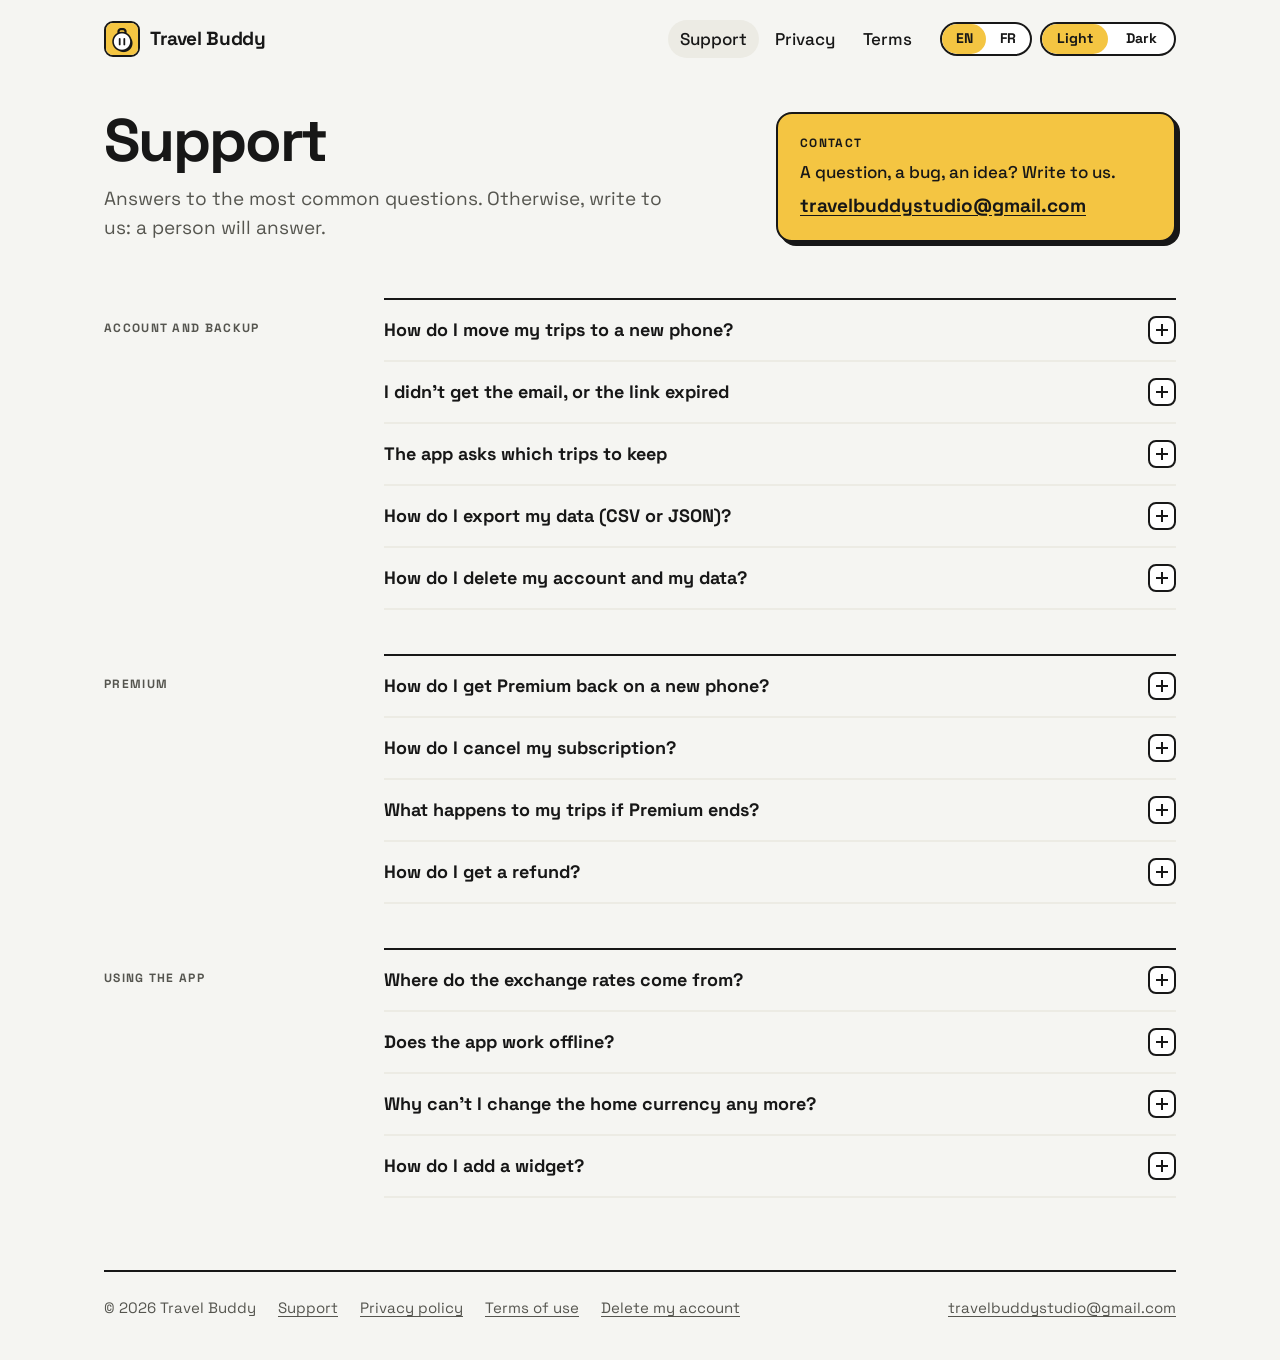
<file: support.html>
<!doctype html>
<html lang="en" class="no-js" data-lang="en" data-title-en="Support — Travel Buddy" data-title-fr="Aide — Travel Buddy">
  <head>
    <meta charset="utf-8" />
    <meta name="viewport" content="width=device-width, initial-scale=1" />
    <title>Support — Travel Buddy</title>
    <meta name="description" content="Travel Buddy support: contact and frequently asked questions — new phone, Premium, cancelling, refunds, deleting your account, exchange rates." />
    <link rel="icon" type="image/png" href="assets/favicon.png" />
    <link rel="apple-touch-icon" href="assets/apple-touch-icon.png" />
    <link rel="stylesheet" href="assets/site.css" />
    <link rel="stylesheet" href="assets/support.css" />
    <script src="assets/prefs.js"></script>
  </head>
  <body>
    <div class="wrap">
      <header class="top">
        <a class="brand" href="./"><img src="assets/icon-256.png" alt="" /><span>Travel Buddy</span></a>
        <nav class="nav" aria-label="Site">
          <a href="support.html" aria-current="page"><span lang="en">Support</span><span lang="fr">Aide</span></a>
          <a href="privacy.html"><span lang="en">Privacy</span><span lang="fr">Confidentialité</span></a>
          <a href="terms.html"><span lang="en">Terms</span><span lang="fr">Conditions</span></a>
        </nav>
        <div class="switches">
          <span class="switch switch-lang" role="group" aria-label="Language / Langue">
            <span class="thumb" aria-hidden="true"></span>
            <button type="button" data-set-lang="en" aria-pressed="true">EN</button>
            <button type="button" data-set-lang="fr" aria-pressed="false">FR</button>
          </span>
          <span class="switch switch-theme" role="group" aria-label="Theme / Thème">
            <span class="thumb" aria-hidden="true"></span>
            <button type="button" data-set-theme="light" aria-pressed="true"><span lang="en">Light</span><span lang="fr">Clair</span></button>
            <button type="button" data-set-theme="dark" aria-pressed="false"><span lang="en">Dark</span><span lang="fr">Sombre</span></button>
          </span>
        </div>
      </header>

      <main class="support">
        <div class="support-intro">
          <div>
            <h1><span lang="fr">Aide</span><span lang="en">Support</span></h1>
            <p><span lang="fr">Les réponses aux questions les plus fréquentes. Sinon, écrivez-nous : une personne vous répond.</span><span lang="en">Answers to the most common questions. Otherwise, write to us: a person will answer.</span></p>
          </div>
          <div class="slab contact-card">
            <div class="face">
              <span class="label">CONTACT</span>
              <span class="lead"><span lang="fr">Une question, un bug, une idée ? Écrivez-nous.</span><span lang="en">A question, a bug, an idea? Write to us.</span></span>
              <a href="mailto:travelbuddystudio@gmail.com">travelbuddystudio@gmail.com</a>
            </div>
          </div>
        </div>

        <div class="groups">
        <section class="group">
          <h2><span lang="fr">COMPTE ET SAUVEGARDE</span><span lang="en">ACCOUNT AND BACKUP</span></h2>
          <div class="qa">
            <details data-faq>
              <summary><span lang="fr">Comment passer mes voyages sur un nouveau téléphone ?</span><span lang="en">How do I move my trips to a new phone?</span><span class="toggle" aria-hidden="true"><span data-vbar></span></span></summary>
              <div data-body><p lang="fr">Connectez-vous sur les deux téléphones avec le même compte (Apple, Google ou e-mail) : vos voyages, dépenses et préférences y sont sauvegardés peu après chaque modification. Sur le nouveau téléphone, <strong>Profil → Sauvegarde → Restaurer depuis le compte</strong>. Sans compte, exportez une sauvegarde depuis <strong>Profil → Sauvegarde des voyages (JSON)</strong> et importez-la sur le nouveau téléphone. Les photos ne sont incluses dans aucun des deux cas : gardez une copie de vos originaux.</p><p lang="en">Sign in on both phones with the same account (Apple, Google or email): your trips, expenses and preferences are backed up in it a little after each change. On the new phone, <strong>Profile → Backup → Restore from the account</strong>. Without an account, export a backup from <strong>Profile → Trip data backup (JSON)</strong> and import it on the new phone. Photos are not included in either; keep a copy of your originals.</p></div>
            </details>
            <details data-faq>
              <summary><span lang="fr">Je n’ai pas reçu l’e-mail, ou le lien a expiré</span><span lang="en">I didn’t get the email, or the link expired</span><span class="toggle" aria-hidden="true"><span data-vbar></span></span></summary>
              <div data-body><p lang="fr">Regardez d’abord dans les courriers indésirables, puis touchez <strong>Renvoyer l’e-mail</strong> dans l’app. Un lien ne sert qu’une fois et expire : si l’app indique « Ce lien a expiré ou a déjà servi », demandez-en un nouveau. Ouvrez le lien sur le téléphone où Travel Buddy est installée.</p><p lang="en">Check your spam folder first, then tap <strong>Resend the email</strong> in the app. A link works once and expires: if the app says “This link has expired or was already used”, ask for a new one. Open the link on the phone where Travel Buddy is installed.</p></div>
            </details>
            <details data-faq>
              <summary><span lang="fr">L’app me demande quels voyages garder</span><span lang="en">The app asks which trips to keep</span><span class="toggle" aria-hidden="true"><span data-vbar></span></span></summary>
              <div data-body><p lang="fr">Cela arrive quand la sauvegarde du compte et ce téléphone ne contiennent pas les mêmes voyages, par exemple après avoir utilisé l’app sans compte sur deux téléphones. Choisissez <strong>Garder ceux de ce téléphone</strong> ou <strong>Reprendre ceux du compte</strong>. En cas de doute, exportez d’abord une sauvegarde JSON depuis le <strong>Profil</strong> : vous pourrez la réimporter.</p><p lang="en">This happens when the account’s backup and this phone don’t hold the same trips — for example after using the app without an account on two phones. Choose <strong>Keep this phone’s trips</strong> or <strong>Take the account’s trips</strong>. If in doubt, export a JSON backup from <strong>Profile</strong> first: you can import it again later.</p></div>
            </details>
            <details data-faq>
              <summary><span lang="fr">Comment exporter mes données (CSV ou JSON) ?</span><span lang="en">How do I export my data (CSV or JSON)?</span><span class="toggle" aria-hidden="true"><span data-vbar></span></span></summary>
              <div data-body><p lang="fr"><strong>Profil → Exporter les données</strong>. <strong>Tableur (CSV)</strong> s’ouvre dans Excel, Numbers ou Google Sheets. <strong>Sauvegarde des voyages (JSON)</strong> contient tous les voyages, transactions et réglages, et se réimporte sur un autre téléphone. Les photos souvenirs ne sont pas incluses ; gardez-en une copie séparée.</p><p lang="en"><strong>Profile → Export data</strong>. <strong>Spreadsheet (CSV)</strong> opens in Excel, Numbers or Google Sheets. <strong>Trip data backup (JSON)</strong> holds all trips, transactions and settings, and imports on another phone. Souvenir photos are not included; keep a separate copy.</p></div>
            </details>
            <details data-faq>
              <summary><span lang="fr">Comment supprimer mon compte et mes données ?</span><span lang="en">How do I delete my account and my data?</span><span class="toggle" aria-hidden="true"><span data-vbar></span></span></summary>
              <div data-body><p lang="fr"><strong>Profil → Supprimer le compte</strong> efface aussitôt votre compte et sa sauvegarde de notre serveur. Vos voyages restent sur le téléphone : supprimez-les depuis le <strong>Profil</strong> ou désinstallez l’app. Sans l’app, voyez <a href="delete-account.html">Supprimer votre compte</a>.</p><p lang="en"><strong>Profile → Delete account</strong> erases your account and its backup from our server at once. Your trips stay on the phone: delete them from <strong>Profile</strong> or uninstall the app. Without the app, see <a href="delete-account.html">Delete your account</a>.</p></div>
            </details>
          </div>
        </section>
        <section class="group">
          <h2><span lang="fr">PREMIUM</span><span lang="en">PREMIUM</span></h2>
          <div class="qa">
            <details data-faq>
              <summary><span lang="fr">Comment retrouver Premium sur un nouveau téléphone ?</span><span lang="en">How do I get Premium back on a new phone?</span><span class="toggle" aria-hidden="true"><span data-vbar></span></span></summary>
              <div data-body><p lang="fr">Ouvrez la fiche Premium (<strong>Profil → Premium</strong>) et touchez <strong>Restaurer mes achats</strong>, avec le même identifiant Apple ou compte Google que lors de l’abonnement. Si vous étiez connecté à Travel Buddy en vous abonnant, vous connecter au même compte ramène aussi Premium.</p><p lang="en">Open the Premium sheet (<strong>Profile → Premium</strong>) and tap <strong>Restore purchases</strong> with the same Apple ID or Google account you subscribed with. If you were signed in to Travel Buddy when you subscribed, signing in to the same account also brings Premium back.</p></div>
            </details>
            <details data-faq>
              <summary><span lang="fr">Comment résilier mon abonnement ?</span><span lang="en">How do I cancel my subscription?</span><span class="toggle" aria-hidden="true"><span data-vbar></span></span></summary>
              <div data-body><p lang="fr">Dans l’app : <strong>Profil → Premium → Gérer mon abonnement</strong>. Ou sur iPhone : <strong>Réglages → votre nom → Abonnements</strong> ; sur Android : <strong>Google Play → Profil → Paiements et abonnements → Abonnements</strong>. Résiliez au moins 24 heures avant la fin de la période pour éviter le renouvellement suivant. Supprimer l’app ou votre compte ne le résilie pas. L’achat à vie n’est pas un abonnement : il n’y a rien à résilier.</p><p lang="en">In the app: <strong>Profile → Premium → Manage my subscription</strong>. Or on iPhone: <strong>Settings → your name → Subscriptions</strong>; on Android: <strong>Google Play → Profile → Payments &amp; subscriptions → Subscriptions</strong>. Cancel at least 24 hours before the end of the period to avoid the next renewal. Deleting the app or your account doesn’t cancel it. The lifetime purchase isn’t a subscription: there’s nothing to cancel.</p></div>
            </details>
            <details data-faq>
              <summary><span lang="fr">Que deviennent mes voyages si Premium s’arrête ?</span><span lang="en">What happens to my trips if Premium ends?</span><span class="toggle" aria-hidden="true"><span data-vbar></span></span></summary>
              <div data-body><p lang="fr">Rien n’est supprimé : tous vos voyages et photos restent, consultables et modifiables. Seule la préparation d’un autre voyage demande à nouveau Premium.</p><p lang="en">Nothing is deleted: every trip and photo stays, and you can still view and edit them. Only planning another trip needs Premium again.</p></div>
            </details>
            <details data-faq>
              <summary><span lang="fr">Comment me faire rembourser ?</span><span lang="en">How do I get a refund?</span><span class="toggle" aria-hidden="true"><span data-vbar></span></span></summary>
              <div data-body><p lang="fr">Les paiements passent par Apple ou Google, qui gèrent donc les remboursements : sur iPhone sur <a href="https://reportaproblem.apple.com">reportaproblem.apple.com</a>, sur Android depuis l’historique des commandes Google Play. Nous ne pouvons pas rembourser nous-mêmes un achat fait sur un store, mais écrivez-nous en cas de problème.</p><p lang="en">Payments go through Apple or Google, so they handle refunds: on iPhone at <a href="https://reportaproblem.apple.com">reportaproblem.apple.com</a>, on Android from your Google Play order history. We can’t refund a store purchase ourselves, but write to us if something went wrong.</p></div>
            </details>
          </div>
        </section>
        <section class="group">
          <h2><span lang="fr">UTILISER L’APP</span><span lang="en">USING THE APP</span></h2>
          <div class="qa">
            <details data-faq>
              <summary><span lang="fr">D’où viennent les taux de change ?</span><span lang="en">Where do the exchange rates come from?</span><span class="toggle" aria-hidden="true"><span data-vbar></span></span></summary>
              <div data-body><p lang="fr">Des taux publics du marché fournis par <a href="https://www.exchangerate-api.com">ExchangeRate-API</a>, mis à jour au plus toutes les 12 heures ; l’app embarque aussi des taux récents pour quand vous êtes hors ligne. Ils sont indicatifs : vous pouvez toujours taper le taux que vous a donné votre banque ou le bureau de change.</p><p lang="en">Public market rates from <a href="https://www.exchangerate-api.com">ExchangeRate-API</a>, refreshed at most every 12 hours; the app also ships with recent rates for when you’re offline. They are indicative: you can always type the rate your bank or exchange office gave you.</p></div>
            </details>
            <details data-faq>
              <summary><span lang="fr">L’app marche-t-elle hors ligne ?</span><span lang="en">Does the app work offline?</span><span class="toggle" aria-hidden="true"><span data-vbar></span></span></summary>
              <div data-body><p lang="fr">Oui. Dépenses, budget, itinéraire, checklist et photos fonctionnent sans réseau. Hors ligne, l’app reprend le dernier taux connu et l’indique (« ancien, hors ligne »), ou vous demande de le saisir s’il n’en a pas. La sauvegarde dans le compte réessaie d’elle-même au retour du réseau.</p><p lang="en">Yes. Expenses, budget, itinerary, checklist and photos all work without a connection. Offline, the app uses the last rate it knows and says so (“old, offline”), or asks you to type one if it has none. The account backup retries by itself once you’re back online.</p></div>
            </details>
            <details data-faq>
              <summary><span lang="fr">Pourquoi ne puis-je plus changer la devise de référence ?</span><span lang="en">Why can’t I change the home currency any more?</span><span class="toggle" aria-hidden="true"><span data-vbar></span></span></summary>
              <div data-body><p lang="fr">La devise de référence ne peut plus être changée une fois des transactions saisies : leurs totaux ont été convertis avec les taux que vous avez indiqués. Choisissez-la en créant le voyage, avant la première dépense.</p><p lang="en">The home currency can’t be changed once transactions are entered: their totals were converted with the rates you gave. Pick it when you create the trip, before the first expense.</p></div>
            </details>
            <details data-faq>
              <summary><span lang="fr">Comment ajouter un widget ?</span><span lang="en">How do I add a widget?</span><span class="toggle" aria-hidden="true"><span data-vbar></span></span></summary>
              <div data-body><p lang="fr">Sur iPhone, touchez longuement l’écran d’accueil, puis <strong>Modifier → Ajouter un widget</strong>, cherchez <strong>Travel Buddy</strong> et choisissez : budget restant, ajout rapide, taux de change ou horloge à volets avec l’heure d’ici et de là-bas.</p><p lang="en">On iPhone, touch and hold the Home Screen, then <strong>Edit → Add Widget</strong>, search for <strong>Travel Buddy</strong> and pick one: budget left, quick add, exchange rate, or the flip clock with home and destination time.</p></div>
            </details>
          </div>
        </section>
        </div>
      </main>

      <footer class="foot">
        <span>© 2026 Travel Buddy</span>
        <a href="support.html"><span lang="en">Support</span><span lang="fr">Aide</span></a>
        <a href="privacy.html"><span lang="en">Privacy policy</span><span lang="fr">Confidentialité</span></a>
        <a href="terms.html"><span lang="en">Terms of use</span><span lang="fr">Conditions</span></a>
        <a href="delete-account.html"><span lang="en">Delete my account</span><span lang="fr">Supprimer mon compte</span></a>
        <a class="mail" href="mailto:travelbuddystudio@gmail.com">travelbuddystudio@gmail.com</a>
      </footer>
    </div>
    <script src="assets/motion.js"></script>
  </body>
</html>
</file>
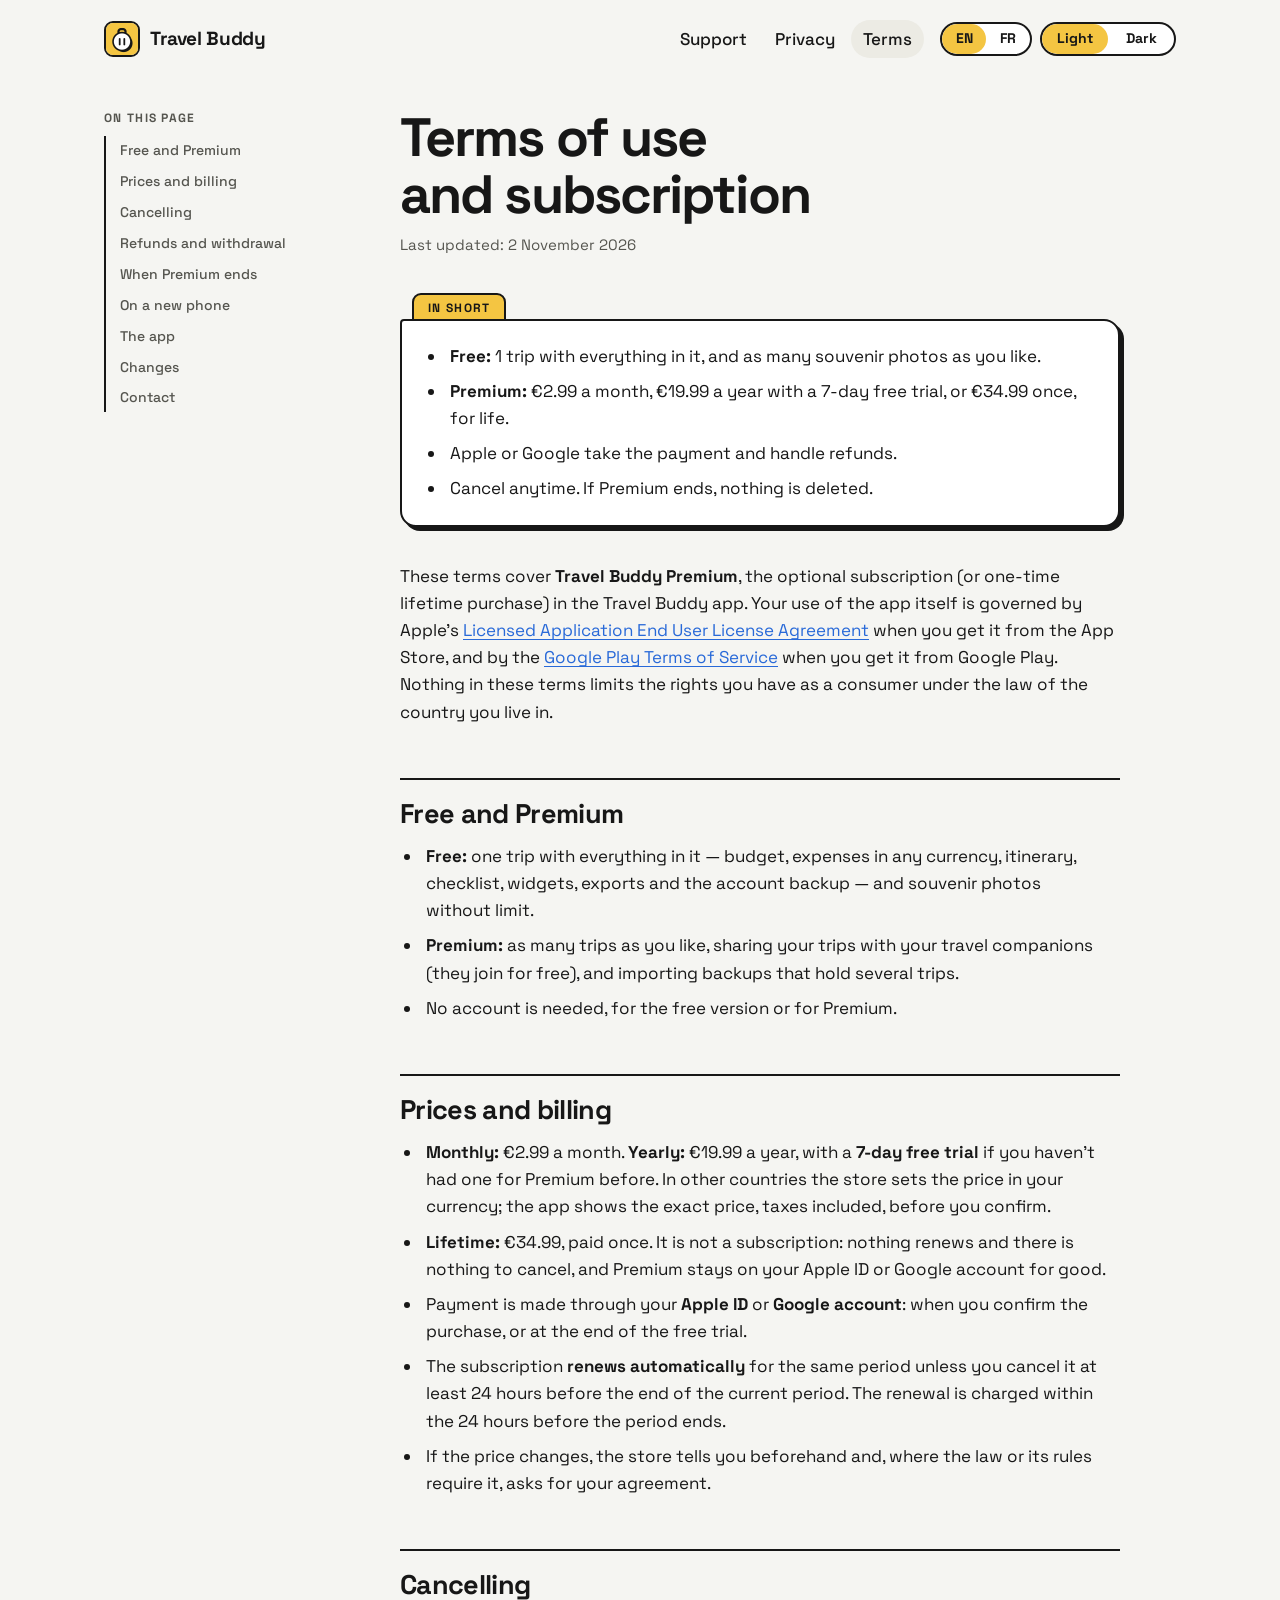
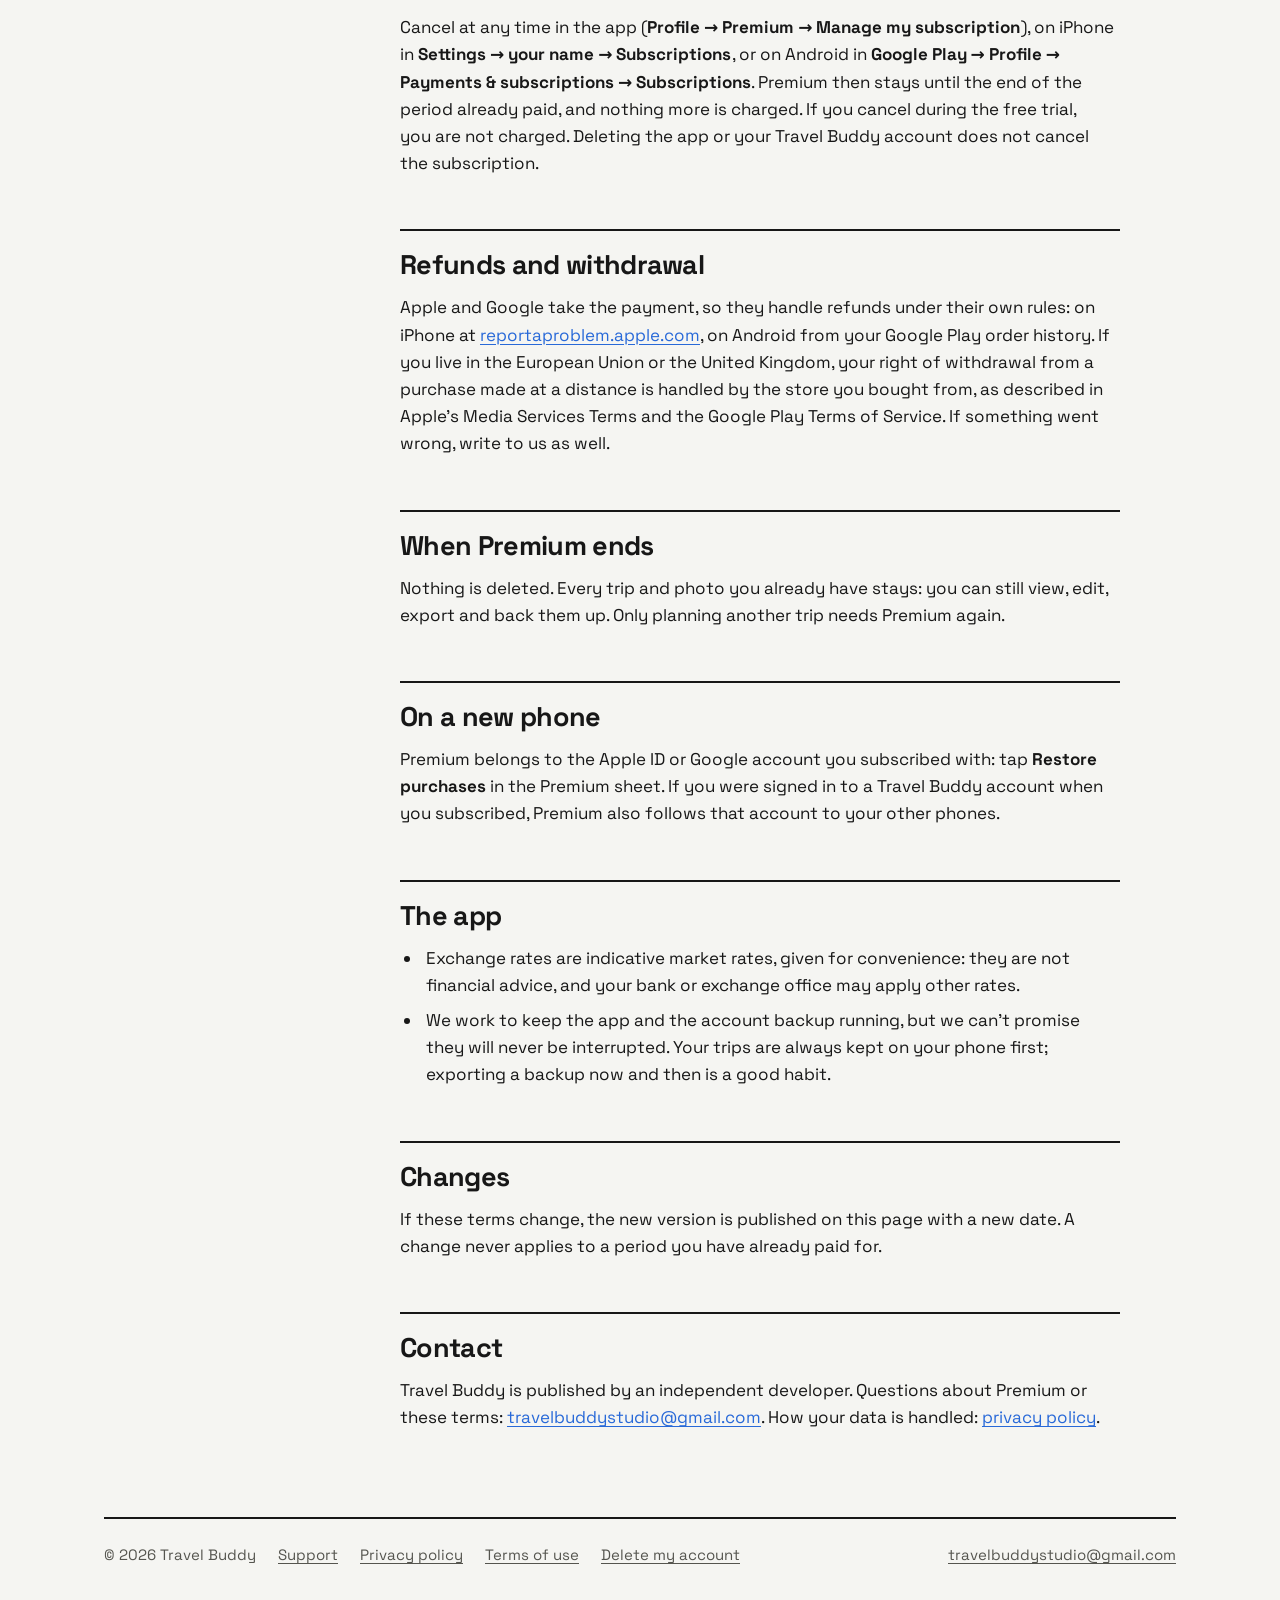
<file: terms.html>
<!doctype html>
<html lang="en" class="no-js" data-lang="en" data-title-en="Terms of use and subscription — Travel Buddy" data-title-fr="Conditions d'utilisation et d'abonnement — Travel Buddy">
  <head>
    <meta charset="utf-8" />
    <meta name="viewport" content="width=device-width, initial-scale=1" />
    <title>Terms of use and subscription — Travel Buddy</title>
    <meta name="description" content="Travel Buddy Premium: prices, free trial, renewal, cancellation and refunds." />
    <link rel="icon" type="image/png" href="assets/favicon.png" />
    <link rel="apple-touch-icon" href="assets/apple-touch-icon.png" />
    <link rel="stylesheet" href="assets/site.css" />
    <link rel="stylesheet" href="assets/legal.css" />
    <script src="assets/prefs.js"></script>
  </head>
  <body>
    <div class="wrap">
      <header class="top">
        <a class="brand" href="./"><img src="assets/icon-256.png" alt="" /><span>Travel Buddy</span></a>
        <nav class="nav" aria-label="Site">
          <a href="support.html"><span lang="en">Support</span><span lang="fr">Aide</span></a>
          <a href="privacy.html"><span lang="en">Privacy</span><span lang="fr">Confidentialité</span></a>
          <a href="terms.html" aria-current="page"><span lang="en">Terms</span><span lang="fr">Conditions</span></a>
        </nav>
        <div class="switches">
          <span class="switch switch-lang" role="group" aria-label="Language / Langue">
            <span class="thumb" aria-hidden="true"></span>
            <button type="button" data-set-lang="en" aria-pressed="true">EN</button>
            <button type="button" data-set-lang="fr" aria-pressed="false">FR</button>
          </span>
          <span class="switch switch-theme" role="group" aria-label="Theme / Thème">
            <span class="thumb" aria-hidden="true"></span>
            <button type="button" data-set-theme="light" aria-pressed="true"><span lang="en">Light</span><span lang="fr">Clair</span></button>
            <button type="button" data-set-theme="dark" aria-pressed="false"><span lang="en">Dark</span><span lang="fr">Sombre</span></button>
          </span>
        </div>
      </header>

      <main class="legal">
        <details class="toc" open>
          <summary><span lang="en">ON THIS PAGE</span><span lang="fr">SUR CETTE PAGE</span></summary>
          <nav lang="en" aria-label="On this page">
            <a href="#free-and-premium">Free and Premium</a>
            <a href="#prices-and-billing">Prices and billing</a>
            <a href="#cancelling">Cancelling</a>
            <a href="#refunds-and-withdrawal">Refunds and withdrawal</a>
            <a href="#when-premium-ends">When Premium ends</a>
            <a href="#on-a-new-phone">On a new phone</a>
            <a href="#the-app">The app</a>
            <a href="#changes">Changes</a>
            <a href="#contact">Contact</a>
          </nav>
          <nav lang="fr" aria-label="Sur cette page">
            <a href="#gratuit-et-premium">Gratuit et Premium</a>
            <a href="#prix-et-facturation">Prix et facturation</a>
            <a href="#resiliation">Résiliation</a>
            <a href="#remboursement-et-retractation">Remboursement et rétractation</a>
            <a href="#quand-premium-s-arrete">Quand Premium s'arrête</a>
            <a href="#sur-un-nouveau-telephone">Sur un nouveau téléphone</a>
            <a href="#l-app">L'app</a>
            <a href="#modifications">Modifications</a>
            <a href="#contact-fr">Contact</a>
          </nav>
        </details>
        <script>
          // Narrow screens: the contents start folded above the text.
          if (matchMedia('(max-width: 903px)').matches) document.querySelector('details.toc').open = false;
        </script>
        <div class="legal-body">
        <article lang="en">
          <h1>Terms of use and subscription</h1>
          <p class="updated">Last updated: 2 November 2026</p>

          <div class="tabbed">
            <div class="tab">IN SHORT</div>
            <ul>
              <li><strong>Free:</strong> 1 trip with everything in it, and as many souvenir photos as you like.</li>
              <li><strong>Premium:</strong> €2.99 a month, €19.99 a year with a 7-day free trial, or €34.99 once, for life.</li>
              <li>Apple or Google take the payment and handle refunds.</li>
              <li>Cancel anytime. If Premium ends, nothing is deleted.</li>
            </ul>
          </div>

          <p>These terms cover <strong>Travel Buddy Premium</strong>, the optional subscription (or one-time lifetime purchase) in the Travel Buddy app. Your use of the app itself is governed by Apple's <a href="https://www.apple.com/legal/internet-services/itunes/dev/stdeula/">Licensed Application End User License Agreement</a> when you get it from the App Store, and by the <a href="https://play.google.com/about/play-terms/">Google Play Terms of Service</a> when you get it from Google Play. Nothing in these terms limits the rights you have as a consumer under the law of the country you live in.</p>

          <h2 id="free-and-premium">Free and Premium</h2>
          <ul>
            <li><strong>Free:</strong> one trip with everything in it — budget, expenses in any currency, itinerary, checklist, widgets, exports and the account backup — and souvenir photos without limit.</li>
            <li><strong>Premium:</strong> as many trips as you like, sharing your trips with your travel companions (they join for free), and importing backups that hold several trips.</li>
            <li>No account is needed, for the free version or for Premium.</li>
          </ul>

          <h2 id="prices-and-billing">Prices and billing</h2>
          <ul>
            <li><strong>Monthly:</strong> €2.99 a month. <strong>Yearly:</strong> €19.99 a year, with a <strong>7-day free trial</strong> if you haven't had one for Premium before. In other countries the store sets the price in your currency; the app shows the exact price, taxes included, before you confirm.</li>
            <li><strong>Lifetime:</strong> €34.99, paid once. It is not a subscription: nothing renews and there is nothing to cancel, and Premium stays on your Apple ID or Google account for good.</li>
            <li>Payment is made through your <strong>Apple ID</strong> or <strong>Google account</strong>: when you confirm the purchase, or at the end of the free trial.</li>
            <li>The subscription <strong>renews automatically</strong> for the same period unless you cancel it at least 24 hours before the end of the current period. The renewal is charged within the 24 hours before the period ends.</li>
            <li>If the price changes, the store tells you beforehand and, where the law or its rules require it, asks for your agreement.</li>
          </ul>

          <h2 id="cancelling">Cancelling</h2>
          <p>Cancel at any time in the app (<strong>Profile → Premium → Manage my subscription</strong>), on iPhone in <strong>Settings → your name → Subscriptions</strong>, or on Android in <strong>Google Play → Profile → Payments &amp; subscriptions → Subscriptions</strong>. Premium then stays until the end of the period already paid, and nothing more is charged. If you cancel during the free trial, you are not charged. Deleting the app or your Travel Buddy account does not cancel the subscription.</p>

          <h2 id="refunds-and-withdrawal">Refunds and withdrawal</h2>
          <p>Apple and Google take the payment, so they handle refunds under their own rules: on iPhone at <a href="https://reportaproblem.apple.com">reportaproblem.apple.com</a>, on Android from your Google Play order history. If you live in the European Union or the United Kingdom, your right of withdrawal from a purchase made at a distance is handled by the store you bought from, as described in Apple's Media Services Terms and the Google Play Terms of Service. If something went wrong, write to us as well.</p>

          <h2 id="when-premium-ends">When Premium ends</h2>
          <p>Nothing is deleted. Every trip and photo you already have stays: you can still view, edit, export and back them up. Only planning another trip needs Premium again.</p>

          <h2 id="on-a-new-phone">On a new phone</h2>
          <p>Premium belongs to the Apple ID or Google account you subscribed with: tap <strong>Restore purchases</strong> in the Premium sheet. If you were signed in to a Travel Buddy account when you subscribed, Premium also follows that account to your other phones.</p>

          <h2 id="the-app">The app</h2>
          <ul>
            <li>Exchange rates are indicative market rates, given for convenience: they are not financial advice, and your bank or exchange office may apply other rates.</li>
            <li>We work to keep the app and the account backup running, but we can't promise they will never be interrupted. Your trips are always kept on your phone first; exporting a backup now and then is a good habit.</li>
          </ul>

          <h2 id="changes">Changes</h2>
          <p>If these terms change, the new version is published on this page with a new date. A change never applies to a period you have already paid for.</p>

          <h2 id="contact">Contact</h2>
          <p>Travel Buddy is published by an independent developer. Questions about Premium or these terms: <a href="mailto:travelbuddystudio@gmail.com">travelbuddystudio@gmail.com</a>. How your data is handled: <a href="privacy.html">privacy policy</a>.</p>
        </article>

        <article lang="fr">
          <h1>Conditions d'utilisation et d'abonnement</h1>
          <p class="updated">Dernière mise à jour : 2 novembre 2026</p>

          <div class="tabbed">
            <div class="tab">EN BREF</div>
            <ul>
              <li><strong>Gratuit :</strong> 1 voyage avec tout ce qu’il contient, et autant de photos souvenirs que vous voulez.</li>
              <li><strong>Premium :</strong> 2,99 €/mois, 19,99 €/an avec 7 jours d’essai gratuit, ou 34,99 € une fois, à vie.</li>
              <li>Apple ou Google encaissent le paiement et gèrent les remboursements.</li>
              <li>Résiliable à tout moment. Si Premium s’arrête, rien n’est supprimé.</li>
            </ul>
          </div>

          <p>Ces conditions concernent <strong>Travel Buddy Premium</strong>, l'abonnement facultatif (ou l'achat unique à vie) de l'app Travel Buddy. L'utilisation de l'app elle-même est régie par le <a href="https://www.apple.com/legal/internet-services/itunes/dev/stdeula/">contrat de licence utilisateur final standard d'Apple</a> quand vous l'obtenez sur l'App Store, et par les <a href="https://play.google.com/about/play-terms/">conditions d'utilisation de Google Play</a> quand vous l'obtenez sur Google Play. Rien dans ces conditions ne limite les droits que vous tenez, en tant que consommateur, de la loi du pays où vous vivez.</p>

          <h2 id="gratuit-et-premium">Gratuit et Premium</h2>
          <ul>
            <li><strong>Gratuit :</strong> un voyage avec tout ce qu'il contient — budget, dépenses dans toutes les devises, itinéraire, checklist, widgets, exports et sauvegarde dans le compte — et des photos souvenirs sans limite.</li>
            <li><strong>Premium :</strong> autant de voyages que vous voulez, le partage de vos voyages avec vos compagnons (eux rejoignent gratuitement), et l'import de sauvegardes contenant plusieurs voyages.</li>
            <li>Aucun compte n'est nécessaire, ni pour la version gratuite ni pour Premium.</li>
          </ul>

          <h2 id="prix-et-facturation">Prix et facturation</h2>
          <ul>
            <li><strong>Mensuel :</strong> 2,99 € par mois. <strong>Annuel :</strong> 19,99 € par an, avec <strong>7 jours d'essai gratuit</strong> si vous n'en avez pas déjà eu pour Premium. Dans les autres pays, le store fixe le prix dans votre devise ; l'app affiche le prix exact, taxes comprises, avant que vous confirmiez.</li>
            <li><strong>À vie :</strong> 34,99 €, payés une seule fois. Ce n'est pas un abonnement : rien ne se renouvelle, il n'y a rien à résilier, et Premium reste acquis sur votre identifiant Apple ou votre compte Google.</li>
            <li>Le paiement passe par votre <strong>identifiant Apple</strong> ou votre <strong>compte Google</strong> : à la confirmation de l'achat, ou à la fin de l'essai gratuit.</li>
            <li>L'abonnement se <strong>renouvelle automatiquement</strong> pour la même durée, sauf si vous le résiliez au moins 24 heures avant la fin de la période en cours. Le renouvellement est facturé dans les 24 heures qui précèdent la fin de la période.</li>
            <li>Si le prix change, le store vous prévient à l'avance et, quand la loi ou ses règles l'exigent, vous demande votre accord.</li>
          </ul>

          <h2 id="resiliation">Résiliation</h2>
          <p>Résiliez à tout moment dans l'app (<strong>Profil → Premium → Gérer mon abonnement</strong>), sur iPhone dans <strong>Réglages → votre nom → Abonnements</strong>, ou sur Android dans <strong>Google Play → Profil → Paiements et abonnements → Abonnements</strong>. Premium reste alors actif jusqu'à la fin de la période déjà payée, et plus rien n'est facturé. Si vous résiliez pendant l'essai gratuit, vous n'êtes pas facturé. Supprimer l'app ou votre compte Travel Buddy ne résilie pas l'abonnement.</p>

          <h2 id="remboursement-et-retractation">Remboursement et rétractation</h2>
          <p>Apple et Google encaissent le paiement : ce sont donc eux qui gèrent les remboursements, selon leurs propres règles — sur iPhone sur <a href="https://reportaproblem.apple.com">reportaproblem.apple.com</a>, sur Android depuis l'historique des commandes Google Play. Si vous vivez dans l'Union européenne ou au Royaume-Uni, votre droit de rétractation pour un achat à distance est géré par le store où vous avez acheté, comme le décrivent les conditions des services multimédias d'Apple et les conditions d'utilisation de Google Play. En cas de problème, écrivez-nous aussi.</p>

          <h2 id="quand-premium-s-arrete">Quand Premium s'arrête</h2>
          <p>Rien n'est supprimé. Tous vos voyages et photos restent : vous pouvez toujours les consulter, les modifier, les exporter et les sauvegarder. Seule la préparation d'un autre voyage demande à nouveau Premium.</p>

          <h2 id="sur-un-nouveau-telephone">Sur un nouveau téléphone</h2>
          <p>Premium est lié à l'identifiant Apple ou au compte Google avec lequel vous vous êtes abonné : touchez <strong>Restaurer mes achats</strong> dans la fiche Premium. Si vous étiez connecté à un compte Travel Buddy en vous abonnant, Premium suit aussi ce compte sur vos autres téléphones.</p>

          <h2 id="l-app">L'app</h2>
          <ul>
            <li>Les taux de change sont des taux de marché indicatifs, donnés pour vous faciliter la saisie : ce ne sont pas des conseils financiers, et votre banque ou le bureau de change peut appliquer d'autres taux.</li>
            <li>Nous faisons en sorte que l'app et la sauvegarde du compte fonctionnent, sans pouvoir promettre qu'elles ne seront jamais interrompues. Vos voyages sont toujours gardés d'abord sur votre téléphone ; exporter une sauvegarde de temps en temps est une bonne habitude.</li>
          </ul>

          <h2 id="modifications">Modifications</h2>
          <p>Si ces conditions changent, la nouvelle version est publiée sur cette page avec une nouvelle date. Un changement ne s'applique jamais à une période déjà payée.</p>

          <h2 id="contact-fr">Contact</h2>
          <p>Travel Buddy est publiée par un développeur indépendant. Pour toute question sur Premium ou ces conditions : <a href="mailto:travelbuddystudio@gmail.com">travelbuddystudio@gmail.com</a>. Le traitement de vos données : <a href="privacy.html">politique de confidentialité</a>.</p>
        </article>
        </div>
      </main>

      <footer class="foot">
        <span>© 2026 Travel Buddy</span>
        <a href="support.html"><span lang="en">Support</span><span lang="fr">Aide</span></a>
        <a href="privacy.html"><span lang="en">Privacy policy</span><span lang="fr">Confidentialité</span></a>
        <a href="terms.html"><span lang="en">Terms of use</span><span lang="fr">Conditions</span></a>
        <a href="delete-account.html"><span lang="en">Delete my account</span><span lang="fr">Supprimer mon compte</span></a>
        <a class="mail" href="mailto:travelbuddystudio@gmail.com">travelbuddystudio@gmail.com</a>
      </footer>
    </div>
  </body>
</html>
</file>
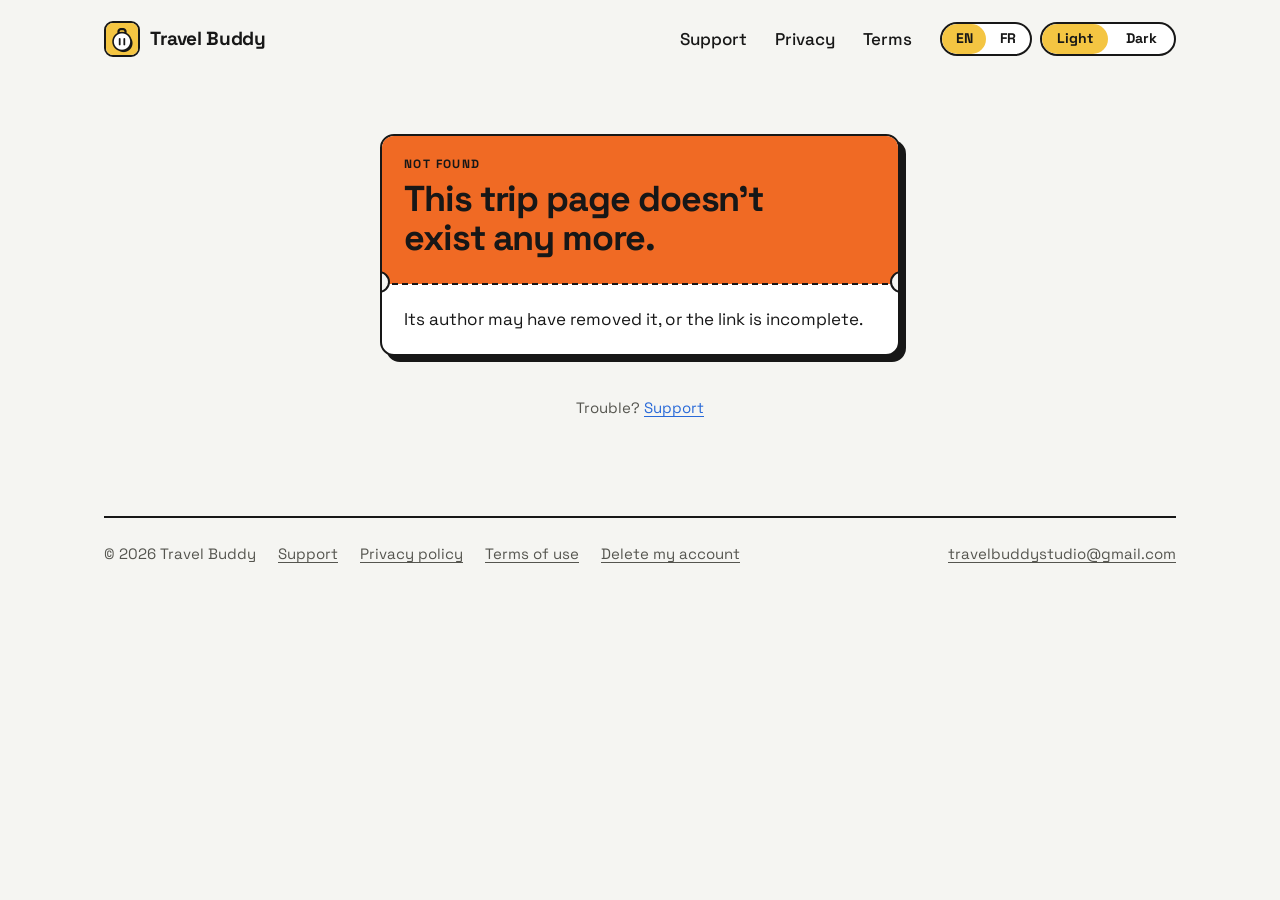
<file: trip.html>
<!doctype html>
<html lang="en" class="no-js" data-lang="en" data-title-en="Travel Buddy" data-title-fr="Travel Buddy">
  <head>
    <meta charset="utf-8" />
    <meta name="viewport" content="width=device-width, initial-scale=1" />
    <title>Travel Buddy</title>
    <meta name="description" content="A trip shared from Travel Buddy: itinerary and budget per day." />
    <meta name="robots" content="noindex" />
    <link rel="icon" type="image/png" href="assets/favicon.png" />
    <link rel="apple-touch-icon" href="assets/apple-touch-icon.png" />
    <link rel="stylesheet" href="assets/site.css" />
    <link rel="stylesheet" href="assets/ticket.css" />
    <link rel="stylesheet" href="assets/trip.css" />
    <script src="assets/prefs.js"></script>
  </head>
  <body>
    <div class="wrap">
      <header class="top">
        <a class="brand" href="./"><img src="assets/icon-256.png" alt="" /><span>Travel Buddy</span></a>
        <nav class="nav" aria-label="Site">
          <a href="support.html"><span lang="en">Support</span><span lang="fr">Aide</span></a>
          <a href="privacy.html"><span lang="en">Privacy</span><span lang="fr">Confidentialité</span></a>
          <a href="terms.html"><span lang="en">Terms</span><span lang="fr">Conditions</span></a>
        </nav>
        <div class="switches">
          <span class="switch switch-lang" role="group" aria-label="Language / Langue">
            <span class="thumb" aria-hidden="true"></span>
            <button type="button" data-set-lang="en" aria-pressed="true">EN</button>
            <button type="button" data-set-lang="fr" aria-pressed="false">FR</button>
          </span>
          <span class="switch switch-theme" role="group" aria-label="Theme / Thème">
            <span class="thumb" aria-hidden="true"></span>
            <button type="button" data-set-theme="light" aria-pressed="true"><span lang="en">Light</span><span lang="fr">Clair</span></button>
            <button type="button" data-set-theme="dark" aria-pressed="false"><span lang="en">Dark</span><span lang="fr">Sombre</span></button>
          </span>
        </div>
      </header>

      <main class="ticket-page">
        <div class="slab ticket-card" data-view="loading">
          <div class="face">
            <div class="ticket-text">
              <p><span lang="fr">Chargement du voyage…</span><span lang="en">Loading the trip…</span></p>
            </div>
          </div>
        </div>
        <div class="slab ticket-card trip-card" data-view="trip" data-m="drop" hidden>
          <div class="face" data-blow>
            <div class="ticket-head yellow">
              <div class="kicker"><span lang="fr">VOYAGE PARTAGÉ</span><span lang="en">SHARED TRIP</span></div>
              <div class="ticket-title" id="trip-title"></div>
              <div class="trip-flags" id="trip-flags" aria-hidden="true"></div>
            </div>
            <div class="perf"><div class="notch notch-l"></div><div class="notch notch-r"></div></div>
            <div class="ticket-text">
              <div class="facts" id="trip-facts"></div>
              <section id="trip-categories-block">
                <h2 class="trip-h2"><span lang="fr">Où est passé l’argent</span><span lang="en">Where the money went</span></h2>
                <div id="trip-categories"></div>
              </section>
              <section id="trip-itinerary-block">
                <h2 class="trip-h2"><span lang="fr">Itinéraire</span><span lang="en">Itinerary</span></h2>
                <div id="trip-itinerary"></div>
              </section>
              <div class="ticket-actions">
                <span class="slab home-btn"><a class="face" data-copy href="#" lang="fr">Copier ce voyage dans Travel Buddy</a><a class="face" data-copy href="#" lang="en">Copy this trip into Travel Buddy</a></span>
              </div>
              <p class="hint"><span lang="fr">Il faut l’app Travel Buddy, bientôt sur l’App Store et Google Play. Ni notes de dépenses, ni prénoms, ni photos ne sont publiés.</span><span lang="en">You need the Travel Buddy app, coming soon to the App Store and Google Play. No expense notes, names or photos are published.</span></p>
            </div>
          </div>
        </div>
        <div class="slab ticket-card" data-view="missing" hidden>
          <div class="face">
            <div class="ticket-head orange">
              <div class="kicker"><span lang="fr">INTROUVABLE</span><span lang="en">NOT FOUND</span></div>
              <div class="ticket-title"><span lang="fr">Cette page de voyage n’existe plus.</span><span lang="en">This trip page doesn’t exist any more.</span></div>
            </div>
            <div class="perf"><div class="notch notch-l"></div><div class="notch notch-r"></div></div>
            <div class="ticket-text">
              <p><span lang="fr">Son auteur l’a peut-être retirée, ou le lien est incomplet.</span><span lang="en">Its author may have removed it, or the link is incomplete.</span></p>
            </div>
          </div>
        </div>
        <div class="slab ticket-card" data-view="failed" hidden>
          <div class="face">
            <div class="ticket-head orange">
              <div class="kicker"><span lang="fr">HORS LIGNE</span><span lang="en">OFFLINE</span></div>
              <div class="ticket-title"><span lang="fr">Le voyage n’a pas pu être chargé.</span><span lang="en">The trip couldn’t be loaded.</span></div>
            </div>
            <div class="perf"><div class="notch notch-l"></div><div class="notch notch-r"></div></div>
            <div class="ticket-text">
              <p><span lang="fr">Vérifiez votre connexion et rechargez la page.</span><span lang="en">Check your connection and reload the page.</span></p>
            </div>
          </div>
        </div>
        <p class="ticket-help"><span lang="fr">Un souci ? <a href="support.html">Aide</a></span><span lang="en">Trouble? <a href="support.html">Support</a></span></p>
      </main>
      <footer class="foot">
        <span>© 2026 Travel Buddy</span>
        <a href="support.html"><span lang="en">Support</span><span lang="fr">Aide</span></a>
        <a href="privacy.html"><span lang="en">Privacy policy</span><span lang="fr">Confidentialité</span></a>
        <a href="terms.html"><span lang="en">Terms of use</span><span lang="fr">Conditions</span></a>
        <a href="delete-account.html"><span lang="en">Delete my account</span><span lang="fr">Supprimer mon compte</span></a>
        <a class="mail" href="mailto:travelbuddystudio@gmail.com">travelbuddystudio@gmail.com</a>
      </footer>
    </div>
    <script src="assets/trip.js"></script>
    <script src="assets/motion.js"></script>
  </body>
</html>
</file>
<file: assets/site.css>
/* Travel Buddy's "boarding pass" look, as in the app (src/constants/theme.ts) and the site's Claude
   Design project: Space Grotesk, ink outlines, hard offset shadows and flat accent colours on a warm
   paper background. Shared by every page; the home page adds home.css. */

@font-face {
  font-family: 'Space Grotesk';
  src: url(fonts/space-grotesk-400.woff2) format('woff2');
  font-weight: 400;
  font-display: swap;
}
@font-face {
  font-family: 'Space Grotesk';
  src: url(fonts/space-grotesk-500.woff2) format('woff2');
  font-weight: 500;
  font-display: swap;
}
@font-face {
  font-family: 'Space Grotesk';
  src: url(fonts/space-grotesk-700.woff2) format('woff2');
  font-weight: 700;
  font-display: swap;
}

/* Light by default; dark from the header's switch (data-theme), or from the system without JavaScript. */
:root {
  color-scheme: light;
  --paper: #f5f5f2;
  --card: #ffffff;
  --ink: #171717;
  --text: #171717;
  --text-2: #55554f;
  --accent: #2869d8;
  --muted: #ecebe4;
  --stripe: #ecebe4;
  --stripe-alt: #f7f7f3;
  --yellow: #f4c542;
  --blue: #2869d8;
  --green: #22c58b;
  --orange: #f06a24;
  --pink: #e66a91;
  --on-color: #171717;
  --travel: cubic-bezier(0.3, 0.7, 0.3, 1);
  --arrive: cubic-bezier(0.34, 1.56, 0.64, 1);
}

@media (prefers-color-scheme: dark) {
  :root:not([data-theme='light']) {
    color-scheme: dark;
    --paper: #141413;
    --card: #1f1f1d;
    --ink: #eceae0;
    --text: #f2f1ea;
    --text-2: #a8a79e;
    --accent: #7fa6f2;
    --muted: #2a2a27;
    --stripe: #272725;
    --stripe-alt: #1f1f1d;
  }
}

:root[data-theme='dark'] {
  color-scheme: dark;
  --paper: #141413;
  --card: #1f1f1d;
  --ink: #eceae0;
  --text: #f2f1ea;
  --text-2: #a8a79e;
  --accent: #7fa6f2;
  --muted: #2a2a27;
  --stripe: #272725;
  --stripe-alt: #1f1f1d;
}

* {
  box-sizing: border-box;
}

html {
  -webkit-text-size-adjust: 100%;
}

body {
  margin: 0;
  background: var(--paper);
  color: var(--text);
  font: 400 17px/1.55 'Space Grotesk', system-ui, -apple-system, 'Segoe UI', sans-serif;
  overflow-x: clip;
  transition: background-color 260ms var(--travel);
}

/* Only the chosen language shows; without JavaScript, English. */
html[data-lang='en'] body [lang='fr'],
html[data-lang='fr'] body [lang='en'] {
  display: none !important;
}

a {
  color: var(--accent);
  text-underline-offset: 3px;
}

a:hover {
  color: var(--text);
}

h1,
h2,
h3 {
  line-height: 1.15;
  letter-spacing: -0.02em;
}

.wrap {
  max-width: 1120px;
  margin: 0 auto;
  padding: 0 24px;
}

/* Header */

.top {
  display: flex;
  align-items: center;
  gap: 12px 16px;
  padding: 20px 0;
  flex-wrap: wrap;
}

.brand {
  display: flex;
  align-items: center;
  gap: 10px;
  color: var(--text);
  text-decoration: none;
  font-weight: 700;
  font-size: 19px;
  letter-spacing: -0.02em;
  margin-right: auto;
}

.brand:hover {
  color: var(--text);
}

.brand img {
  display: block;
  width: 36px;
  height: 36px;
  border-radius: 9px;
  border: 2px solid var(--ink);
}

.nav {
  display: flex;
  align-items: center;
  gap: 4px;
  flex-wrap: wrap;
}

.nav a {
  color: var(--text);
  text-decoration: none;
  font-weight: 500;
  padding: 6px 12px;
  border-radius: 999px;
}

.nav a:hover,
.nav a[aria-current='page'] {
  background: var(--muted);
}

.switches {
  display: flex;
  gap: 8px;
  align-items: center;
}

.no-js .switches {
  display: none;
}

/* A two-option pill whose yellow thumb glides to the chosen side. */
.switch {
  position: relative;
  display: inline-flex;
  border: 2px solid var(--ink);
  border-radius: 999px;
  overflow: hidden;
  background: var(--card);
}

.switch .thumb {
  position: absolute;
  top: 0;
  bottom: 0;
  left: 0;
  width: 50%;
  background: var(--yellow);
  border-radius: 999px;
  transition: transform 340ms var(--arrive);
}

[data-lang='fr'] .switch-lang .thumb,
[data-theme='dark'] .switch-theme .thumb {
  transform: translateX(100%);
}

.switch button {
  position: relative;
  width: 44px;
  font: inherit;
  font-size: 14px;
  font-weight: 700;
  color: var(--text);
  background: transparent;
  border: 0;
  padding: 4px 0;
  cursor: pointer;
  transition: color 180ms;
}

.switch-theme button {
  width: 66px;
}

/* From the attributes prefs.js sets in <head>, so the first paint is already right (no fade in). */
[data-lang='en'] .switch [data-set-lang='en'],
[data-lang='fr'] .switch [data-set-lang='fr'],
[data-theme='light'] .switch [data-set-theme='light'],
[data-theme='dark'] .switch [data-set-theme='dark'] {
  color: var(--on-color);
}

/* Footer */

.foot {
  margin-top: 72px;
  padding: 24px 0 40px;
  border-top: 2px solid var(--ink);
  color: var(--text-2);
  font-size: 15px;
  display: flex;
  flex-wrap: wrap;
  gap: 8px 22px;
  align-items: center;
}

.foot a {
  color: var(--text-2);
}

.foot a:hover {
  color: var(--text);
}

.foot .mail {
  margin-left: auto;
}

/* Lifted objects: a fixed ink floor (::before) under a face that can move off it. */

.slab {
  position: relative;
  --r: 16px;
  --o: 4px;
}

.slab::before {
  content: '';
  position: absolute;
  inset: 0;
  transform: translate(var(--o), var(--o));
  background: var(--ink);
  border-radius: var(--r);
}

.face {
  position: relative;
  height: 100%;
  background: var(--card);
  border: 2px solid var(--ink);
  border-radius: var(--r);
}

/* A ticket's perforation, with a punched hole at each end (.notch-l/.notch-r). */

.perf {
  position: relative;
  height: 0;
}

.perf::before {
  content: '';
  position: absolute;
  left: 0;
  right: 0;
  top: -1.5px;
  border-top: 2.5px dashed var(--ink);
}

.notch {
  position: absolute;
  top: -13px;
  width: 22px;
  height: 22px;
  border-radius: 11px;
  border: 2.5px solid var(--ink);
  background: var(--paper);
}

.perf .notch-l {
  left: -14px;
}

.perf .notch-r {
  right: -14px;
}

/* Accent fills */

.yellow {
  background: var(--yellow);
}
.green {
  background: var(--green);
}
.blue {
  background: var(--blue);
}
.orange {
  background: var(--orange);
}
.pink {
  background: var(--pink);
}

@media (max-width: 640px) {
  .wrap {
    padding: 0 16px;
  }

  /* Logo and switches stay on the first rows, the links get their own row below. */
  .nav {
    order: 3;
    width: 100%;
    margin-left: -12px;
  }

  .foot .mail {
    margin-left: 0;
  }
}

@media (prefers-reduced-motion: reduce) {
  *,
  *::before,
  *::after {
    transition-duration: 0s !important;
    animation-duration: 0s !important;
  }
}
</file>
<file: assets/home.css>
/* The home page (Claude Design, Home.dc.html). Lifted objects are site.css's .slab/.face: the face
   moves off its ink floor on hover and lands on it when pressed. motion.js plays the rest. */

.eyebrow {
  font-size: 12px;
  line-height: 16px;
  font-weight: 700;
  letter-spacing: 1.3px;
  color: var(--text-2);
  margin-bottom: 8px;
}

.h2 {
  font-size: clamp(30px, 3.6vw, 42px);
  line-height: 1.08;
  letter-spacing: -0.03em;
  font-weight: 700;
  margin: 0 0 32px;
  text-wrap: balance;
}

.h2-sm {
  font-size: clamp(26px, 3vw, 34px);
  line-height: 1.1;
  letter-spacing: -0.03em;
  margin: 0;
}

.sec {
  padding: 96px 0 0;
}

.yellow-btn {
  display: inline-flex;
  align-items: center;
  justify-content: center;
  background: var(--yellow);
  color: var(--on-color);
  border: 2px solid var(--ink);
  border-radius: 10px;
  box-shadow: 3px 3px 0 var(--ink);
  font-weight: 700;
}

.check {
  flex: none;
  width: 22px;
  height: 22px;
  margin-top: 2px;
  border: 2px solid var(--ink);
  border-radius: 6px;
  display: grid;
  place-items: center;
  font-size: 13px;
  font-weight: 700;
}

.ticks {
  list-style: none;
  margin: 0;
  padding: 0;
  display: grid;
  gap: 12px;
}

.ticks li {
  display: flex;
  gap: 12px;
  align-items: flex-start;
}

/* Hero */

.hero {
  display: grid;
  grid-template-columns: repeat(auto-fit, minmax(min(100%, 420px), 1fr));
  gap: 48px;
  align-items: center;
  padding: 40px 0 24px;
}

.hero h1 {
  font-size: clamp(40px, 5.4vw, 66px);
  line-height: 1.02;
  letter-spacing: -0.035em;
  font-weight: 700;
  margin: 0 0 22px;
  text-wrap: balance;
}

/* One flap of the flip clock, after the title. */
.flap {
  position: relative;
  display: inline-block;
  vertical-align: -0.06em;
  width: 0.92em;
  height: 1.02em;
  margin-left: 0.12em;
  background: var(--card);
  border: 2.5px solid var(--ink);
  border-radius: 12px;
  font-size: 0.86em;
  line-height: 1;
  text-align: center;
  letter-spacing: 0;
}

.flap [data-face] {
  position: absolute;
  inset: 0;
  display: grid;
  place-items: center;
}

.flap .hinge {
  position: absolute;
  left: 0;
  right: 0;
  top: calc(50% - 1px);
  height: 2px;
  background: var(--ink);
  z-index: 2;
}

.lede {
  font-size: 20px;
  line-height: 1.5;
  color: var(--text-2);
  margin: 0 0 28px;
  max-width: 34em;
  text-wrap: pretty;
}

.pill {
  display: inline-flex;
  align-items: center;
  gap: 8px;
  background: var(--yellow);
  color: var(--on-color);
  border: 2px solid var(--ink);
  border-radius: 999px;
  box-shadow: 3px 3px 0 var(--ink);
  font-weight: 700;
  padding: 8px 16px;
}

/* The boarding pass (the app's src/components/boarding-pass.tsx). */
.pass-wrap {
  --r: 14px;
  --o: 6px;
  max-width: 440px;
  width: 100%;
  justify-self: center;
}

.pass {
  overflow: hidden;
  border-width: 2.5px;
}

.pass-head {
  position: relative;
  background: var(--yellow);
  color: var(--on-color);
  padding: 18px 18px 20px;
  display: grid;
  gap: 6px;
}

.pass-top {
  display: flex;
  justify-content: space-between;
  align-items: center;
  font-size: 12px;
  line-height: 16px;
  font-weight: 700;
  letter-spacing: 1.4px;
}

.pass-top .plane {
  font-size: 20px;
  line-height: 1;
}

.pass-city {
  font-size: 30px;
  line-height: 32px;
  font-weight: 700;
  letter-spacing: -0.9px;
}

.pass-dates {
  font-size: 15px;
  line-height: 20px;
  font-weight: 500;
}

.stamp {
  position: absolute;
  right: 16px;
  bottom: 16px;
  display: flex;
  align-items: center;
  gap: 4px;
  padding: 3px 8px;
  border: 3px solid #171717;
  border-radius: 8px;
  transform: rotate(-10deg);
  font-size: 13px;
  line-height: 17px;
  font-weight: 700;
  letter-spacing: 1.3px;
}

.pass-stats {
  display: grid;
  grid-template-columns: repeat(3, minmax(0, 1fr));
  gap: 8px;
  padding: 14px 18px 6px;
}

.stat {
  display: grid;
  gap: 2px;
}

.stat-label {
  font-size: 11px;
  line-height: 14px;
  font-weight: 700;
  letter-spacing: 0.9px;
  color: var(--text-2);
}

.stat-value {
  font-size: 20px;
  line-height: 26px;
  font-weight: 700;
  font-variant-numeric: tabular-nums;
}

.pass-budget {
  display: grid;
  gap: 7px;
  padding: 10px 18px 4px;
}

.pass-spent {
  display: flex;
  justify-content: space-between;
  align-items: baseline;
  gap: 8px;
  flex-wrap: wrap;
  font-size: 13px;
  line-height: 18px;
  font-weight: 700;
  font-variant-numeric: tabular-nums;
}

.pass-spent .rest {
  color: var(--text-2);
}

.pass-bar {
  height: 14px;
  border: 2px solid var(--ink);
  border-radius: 999px;
  background: var(--card);
  overflow: hidden;
}

.pass-bar div {
  transform-origin: 0 50%;
  width: 36%;
  height: 100%;
  background: var(--green);
  border-right: 2px solid var(--ink);
}

.pass-actions {
  display: flex;
  gap: 10px;
  padding: 12px 18px 18px;
}

.pass-actions > span {
  flex: 1;
  min-height: 44px;
  font-size: 15px;
}

.pass-actions .ghost {
  background: var(--card);
  color: var(--text);
}

/* The app's screens */

.screens-sec {
  padding: 88px 0 0;
}

.screens-sec .h2 {
  max-width: 20em;
}

.screens {
  display: grid;
  grid-template-columns: repeat(auto-fit, minmax(170px, 1fr));
  gap: 24px;
}

.screens figure {
  margin: 0;
  display: grid;
  gap: 14px;
  justify-items: center;
}

.phone {
  --r: 34px;
  width: 100%;
  max-width: 210px;
  aspect-ratio: 9 / 19.5;
}

.phone .face {
  border-width: 2.5px;
  padding: 7px;
}

.screen {
  position: relative;
  height: 100%;
  border-radius: 27px;
  overflow: hidden;
  border: 2px solid var(--ink);
  background: repeating-linear-gradient(135deg, var(--stripe) 0 10px, var(--stripe-alt) 10px 20px);
}

.screen img {
  display: block;
  width: 100%;
  height: 100%;
  object-fit: cover;
}

.island {
  position: absolute;
  top: 8px;
  left: 33%;
  width: 34%;
  height: 18px;
  background: #171717;
  border-radius: 999px;
  pointer-events: none;
}

.screens figcaption {
  font-weight: 700;
  font-size: 15px;
  text-align: center;
}

/* Phones: two screens a row instead of one, so the section isn't five screens tall. */
@media (max-width: 640px) {
  .screens {
    grid-template-columns: repeat(2, minmax(0, 1fr));
    gap: 22px 16px;
  }
}

/* Features */

.features {
  display: grid;
  grid-template-columns: repeat(auto-fill, minmax(min(100%, 280px), 1fr));
  gap: 22px;
  margin: 0;
  padding: 0;
  list-style: none;
}

.features .face {
  padding: 22px;
  transition: transform 180ms var(--travel);
}

.features .face:hover {
  transform: translate(-2px, -2px);
}

.features .face:active {
  transform: translate(4px, 4px);
}

.tile {
  display: inline-grid;
  place-items: center;
  width: 44px;
  height: 44px;
  border: 2px solid var(--ink);
  border-radius: 12px;
  font-size: 24px;
  line-height: 1;
}

.features h3 {
  font-size: 19px;
  line-height: 1.2;
  letter-spacing: -0.02em;
  margin: 14px 0 6px;
}

.features p {
  margin: 0;
  color: var(--text-2);
  text-wrap: pretty;
}

/* Quick log demo and itinerary */

.pair {
  display: grid;
  grid-template-columns: repeat(auto-fit, minmax(min(100%, 420px), 1fr));
  gap: 28px;
}

.pair > div {
  display: grid;
  gap: 18px;
  align-content: start;
}

.budget .face {
  padding: 22px;
  display: grid;
  gap: 22px;
}

.quick {
  display: flex;
  gap: 10px;
}

.field {
  flex: 1;
  min-width: 0;
  display: flex;
  align-items: center;
  min-height: 48px;
  padding: 0 14px;
  border: 2px solid var(--ink);
  border-radius: 10px;
  background: var(--paper);
  font-weight: 700;
  font-size: 18px;
  font-variant-numeric: tabular-nums;
}

.caret {
  width: 2px;
  height: 22px;
  background: var(--ink);
  margin-left: 2px;
}

.quick .yellow-btn {
  padding: 0 16px;
  min-height: 48px;
}

.left-today {
  display: grid;
  gap: 8px;
}

.left-row {
  display: flex;
  justify-content: space-between;
  align-items: baseline;
  gap: 12px;
}

.left-row .eyebrow {
  margin: 0;
}

.left-value {
  font-size: 28px;
  font-weight: 700;
  letter-spacing: -0.02em;
  font-variant-numeric: tabular-nums;
}

.budget-bar {
  position: relative;
}

.budget-bar [data-bar] {
  height: 18px;
  border: 2px solid var(--ink);
  border-radius: 999px;
  background: var(--card);
  overflow: hidden;
}

.budget-bar [data-fill] {
  width: 100%;
  height: 100%;
  background: var(--green);
  transform-origin: 0 50%;
  transform: scaleX(0.375);
}

.coin {
  position: absolute;
  left: 0;
  top: 0;
  width: 24px;
  height: 24px;
  border-radius: 12px;
  background: var(--yellow);
  border: 2px solid #171717;
  color: #171717;
  font-size: 12px;
  font-weight: 700;
  display: grid;
  place-items: center;
  opacity: 0;
  pointer-events: none;
}

.route .face {
  padding: 18px 22px 20px;
}

.arc {
  position: relative;
}

.arc svg {
  display: block;
  overflow: visible;
}

.arc .flight {
  position: absolute;
  left: 0;
  top: 0;
  width: 34px;
  height: 34px;
  display: grid;
  place-items: center;
  background: var(--yellow);
  color: #171717;
  border: 2px solid #171717;
  border-radius: 8px;
  font-size: 18px;
  opacity: 0;
}

.cities {
  display: flex;
  justify-content: space-between;
  margin-top: 6px;
}

.cities span {
  padding: 3px 8px;
  border: 2px solid var(--ink);
  border-radius: 6px;
  background: var(--card);
  font-size: 12px;
  font-weight: 700;
  letter-spacing: 1px;
}

.cities [data-dest] {
  background: var(--pink);
  color: #171717;
}

.stops {
  list-style: none;
  margin: 18px 0 0;
  padding: 0;
  display: grid;
}

.stops li {
  display: flex;
  align-items: center;
  gap: 12px;
  padding: 10px 0;
  border-top: 2px solid var(--muted);
}

.stops .n {
  width: 26px;
  height: 26px;
  border: 2px solid var(--ink);
  border-radius: 8px;
  display: grid;
  place-items: center;
  font-size: 13px;
  font-weight: 700;
  flex: none;
}

.stops .name {
  flex: 1;
  font-weight: 500;
}

.stops .cost {
  font-weight: 700;
  font-variant-numeric: tabular-nums;
}

/* Souvenirs: folders (the app's src/components/ui/folder-card.tsx) */

.souvenirs {
  display: grid;
  grid-template-columns: repeat(auto-fit, minmax(min(100%, 320px), 1fr));
  gap: 40px;
  align-items: center;
}

.souvenirs .h2 {
  margin-bottom: 14px;
}

.souvenirs p {
  margin: 0;
  color: var(--text-2);
  font-size: 18px;
  max-width: 28em;
  text-wrap: pretty;
}

.folders {
  display: grid;
  grid-template-columns: repeat(3, minmax(0, 1fr));
  gap: 18px;
  padding-top: 24px;
}

.folder {
  position: relative;
  transition: transform 300ms var(--travel);
}

.folder:hover {
  transform: translateY(-10px);
}

.folder-floor {
  position: absolute;
  inset: 0;
  transform: translate(4px, 4px);
  pointer-events: none;
}

.folder-floor::before,
.folder-floor::after {
  content: '';
  position: absolute;
  background: var(--ink);
}

.folder-floor::before {
  top: 0;
  left: 10px;
  width: 52%;
  height: 26px;
  border-radius: 9px 9px 0 0;
}

.folder-floor::after {
  top: 14px;
  left: 0;
  right: 0;
  bottom: 0;
  border-radius: 4px 12px 12px 12px;
}

.folder-tab {
  position: absolute;
  top: 0;
  left: 10px;
  width: 52%;
  height: 26px;
  border: 2.5px solid var(--ink);
  border-radius: 9px 9px 0 0;
}

.folder-photo {
  position: absolute;
  top: 8px;
  left: 18px;
  right: 14px;
  height: 56px;
  border: 2px solid var(--ink);
  border-radius: 6px;
  background: repeating-linear-gradient(135deg, var(--stripe) 0 7px, var(--stripe-alt) 7px 14px);
  transform: translateY(-26px) rotate(-3deg);
}

.folder-body {
  position: relative;
  margin-top: 14px;
  min-height: 150px;
  background: var(--card);
  border: 2.5px solid var(--ink);
  border-radius: 4px 12px 12px 12px;
  padding: 12px;
  display: flex;
  flex-direction: column;
  gap: 10px;
}

.folder-code {
  width: 42px;
  height: 42px;
  border: 2px solid var(--ink);
  border-radius: 9px;
  color: #171717;
  display: grid;
  place-items: center;
  font-weight: 700;
  font-size: 15px;
  letter-spacing: 0.5px;
}

.folder-body .spacer {
  flex: 1;
}

.folder-name {
  display: grid;
  gap: 2px;
}

.folder-name strong {
  font-size: 18px;
  line-height: 20px;
  letter-spacing: -0.4px;
}

.folder-name > span {
  font-size: 12px;
  line-height: 16px;
  font-weight: 500;
  color: var(--text-2);
}

/* Free and Premium */

.plans {
  display: grid;
  grid-template-columns: repeat(auto-fit, minmax(min(100%, 340px), 1fr));
  gap: 28px;
  align-items: stretch;
}

.free .face {
  padding: 26px;
  display: grid;
  gap: 18px;
  align-content: start;
}

.price {
  font-size: 44px;
  font-weight: 700;
  letter-spacing: -0.03em;
  line-height: 1.1;
}

.price small {
  font-size: 18px;
  letter-spacing: 0;
}

.plan-name {
  font-size: 12px;
  font-weight: 700;
  letter-spacing: 1.3px;
}

.free .plan-name {
  color: var(--text-2);
}

.premium {
  --o: 6px;
}

.premium .face {
  border-width: 2.5px;
  overflow: visible;
}

.premium-head {
  background: var(--yellow);
  color: var(--on-color);
  padding: 22px 26px;
  border-radius: 13px 13px 0 0;
  border-bottom: 2.5px solid var(--ink);
  display: flex;
  justify-content: space-between;
  align-items: flex-end;
  gap: 16px;
  flex-wrap: wrap;
}

.yearly {
  border: 2px solid #171717;
  border-radius: 10px;
  padding: 6px 10px;
  font-weight: 700;
  font-size: 15px;
  line-height: 1.3;
  background: #ffffff;
}

.yearly .trial {
  font-weight: 500;
}

.premium .ticks {
  padding: 24px 26px 26px;
}

.premium .check {
  background: var(--green);
  color: #171717;
}

.plans-note {
  margin: 22px 0 0;
  color: var(--text-2);
  font-size: 15px;
}

/* Your data */

.data {
  background: var(--muted);
  border: 2px solid var(--ink);
  border-radius: 16px;
  padding: 30px;
  display: grid;
  grid-template-columns: repeat(auto-fit, minmax(min(100%, 240px), 1fr));
  gap: 28px;
}

.data h2 {
  font-size: 30px;
  line-height: 1.1;
  letter-spacing: -0.03em;
  margin: 0 0 14px;
}

.data > div > a {
  font-weight: 700;
}

.point {
  display: grid;
  gap: 8px;
  align-content: start;
}

.point .num {
  width: 36px;
  height: 36px;
  border: 2px solid var(--ink);
  border-radius: 10px;
  color: #171717;
  display: grid;
  place-items: center;
  font-weight: 700;
}

.point strong {
  font-size: 18px;
  line-height: 1.25;
}

.point > span:last-child {
  color: var(--text-2);
  text-wrap: pretty;
}

/* The end ticket: the stub tears off */

.board {
  padding: 104px 0 0;
}

.ticket {
  display: flex;
  flex-wrap: wrap;
}

.ticket-main {
  --o: 6px;
  --r: 16px 0 0 16px;
  flex: 1 1 460px;
}

.ticket-main .face {
  background: var(--blue);
  color: #ffffff;
  border-width: 2.5px;
  border-right: 0;
  padding: 34px 34px 36px;
  display: grid;
  gap: 14px;
  align-content: center;
}

.ticket-main .plan-name {
  letter-spacing: 1.4px;
}

.ticket-title {
  font-size: clamp(34px, 4.4vw, 54px);
  line-height: 1.02;
  font-weight: 700;
  letter-spacing: -0.035em;
  text-wrap: balance;
}

.ticket-sub {
  font-size: 18px;
  font-weight: 500;
  max-width: 26em;
}

.stub {
  --o: 6px;
  --r: 0 16px 16px 0;
  flex: 0 1 330px;
  transform-origin: 100% 0;
}

.stub .face {
  border-width: 2.5px;
  border-left: 2.5px dashed var(--ink);
  padding: 30px 28px;
  display: grid;
  gap: 16px;
  align-content: center;
}

.stub .plan-name {
  color: var(--text-2);
}

.gate {
  font-size: 22px;
  line-height: 1.2;
  font-weight: 700;
  letter-spacing: -0.02em;
}

.stores {
  display: flex;
  gap: 10px;
  flex-wrap: wrap;
}

.stores > span {
  display: grid;
  place-items: center;
  width: 136px;
  height: 46px;
  border: 2px dashed var(--ink);
  border-radius: 10px;
  font-size: 13px;
  font-weight: 700;
  line-height: 1.15;
  text-align: center;
}

.stores small {
  font-size: 13px;
  font-weight: 500;
  color: var(--text-2);
}

.stub .notch {
  left: -12px;
}

.stub .notch-b {
  top: auto;
  bottom: -13px;
}

.notch-main {
  display: none;
}

/* Narrow screens: the stub goes under the ticket, torn along a horizontal perforation. The punched
   holes stay on the ticket, so the torn stub never pushes one past the screen's edge. */
@media (max-width: 837px) {
  .ticket-main {
    --r: 16px 16px 0 0;
    flex-basis: 100%;
  }

  .ticket-main .face {
    border-right: 2.5px solid var(--ink);
    border-bottom: 0;
    padding: 28px 24px;
  }

  .stub {
    --r: 0 0 16px 16px;
    flex: 1 1 100%;
  }

  .stub .face {
    border-left: 2.5px solid var(--ink);
    border-top: 2.5px dashed var(--ink);
    padding: 24px;
  }

  .stub .notch {
    display: none;
  }

  .notch-main {
    display: block;
    top: auto;
    bottom: -13px;
    z-index: 2;
  }

  .notch-ml {
    left: -12px;
  }

  .notch-mr {
    right: -12px;
  }
}
</file>
<file: assets/ticket.css>
/* One ticket in the middle of the page (Claude Design, Auth.dc.html and NotFound.dc.html): a coloured
   head with a stamp, the perforation, then the text. It drops in; the stamp slams (motion.js). */

.ticket-page {
  display: grid;
  place-items: center;
  padding: 56px 0 24px;
}

.ticket-card {
  --r: 14px;
  --o: 6px;
  width: 100%;
  max-width: 520px;
}

.ticket-card.wide {
  max-width: 560px;
}

.ticket-card > .face {
  border-width: 2.5px;
  overflow: hidden;
}

.ticket-head {
  position: relative;
  color: var(--on-color);
  padding: 20px 22px 26px;
  display: grid;
  gap: 8px;
}

.ticket-head.blue {
  color: #ffffff;
}

.kicker {
  font-size: 12px;
  line-height: 16px;
  font-weight: 700;
  letter-spacing: 1.4px;
}

.ticket-title {
  font-size: clamp(28px, 4vw, 36px);
  line-height: 1.08;
  font-weight: 700;
  letter-spacing: -0.03em;
  max-width: 12em;
}

.ticket-head .stamp {
  position: absolute;
  right: 18px;
  bottom: 18px;
  border: 3px solid currentColor;
  border-radius: 8px;
  padding: 3px 10px;
  font-size: 13px;
  font-weight: 700;
  letter-spacing: 1.3px;
  transform: rotate(-10deg);
}

.ticket-text {
  padding: 22px;
  display: grid;
  gap: 12px;
}

.ticket-text p {
  margin: 0;
  text-wrap: pretty;
}

.ticket-text .hint {
  color: var(--text-2);
  font-size: 15px;
}

.ticket-help {
  margin: 40px 0 0;
  color: var(--text-2);
  font-size: 15px;
}

/* 404 */

.code-404 {
  font-size: 64px;
  line-height: 1;
  font-weight: 700;
  letter-spacing: -2px;
}

.ticket-head .lost {
  font-size: 15px;
  font-weight: 500;
}

.ticket-head .stamp.big {
  right: 20px;
  bottom: 20px;
  font-size: 14px;
}

.ticket-actions {
  display: flex;
  gap: 14px;
  flex-wrap: wrap;
}

.home-btn {
  --r: 12px;
  display: inline-flex;
}

.home-btn .face {
  display: inline-flex;
  align-items: center;
  min-height: 48px;
  padding: 0 20px;
  background: var(--yellow);
  color: var(--on-color);
  border-radius: 12px;
  font-weight: 700;
  text-decoration: none;
  transition: transform 180ms var(--travel);
}

.home-btn .face:hover {
  transform: translate(-2px, -2px);
  color: var(--on-color);
}

.home-btn .face:active {
  transform: translate(4px, 4px);
}

.help-link {
  display: inline-flex;
  align-items: center;
  min-height: 48px;
  padding: 0 6px;
  font-weight: 700;
  color: var(--text);
}
</file>
<file: assets/delete-account.css>
/* Delete your account (Claude Design, DeleteAccount.dc.html): the steps in the app, the request by
   email without it, and what is erased or stays. Google Play links to this page. */

.delete {
  padding: 32px 0 0;
  max-width: 880px;
}

.delete h1 {
  font-size: clamp(38px, 5vw, 58px);
  line-height: 1.02;
  letter-spacing: -0.035em;
  margin: 0 0 14px;
}

.delete .intro {
  margin: 0 0 8px;
  font-size: 19px;
  color: var(--text-2);
  max-width: 36em;
  text-wrap: pretty;
}

.delete .publisher {
  margin: 0;
  font-size: 15px;
  color: var(--text-2);
}

.publisher mark {
  background: var(--yellow);
  color: var(--on-color);
  padding: 1px 6px;
  border-radius: 4px;
  font-weight: 700;
}

.delete h2 {
  font-size: 27px;
  letter-spacing: -0.025em;
  margin: 56px 0 18px;
}

.delete h2.first {
  margin-top: 52px;
}

.steps {
  list-style: none;
  margin: 0;
  padding: 0;
  display: grid;
  grid-template-columns: repeat(auto-fit, minmax(220px, 1fr));
  gap: 20px;
}

.steps .face {
  padding: 20px;
  display: grid;
  gap: 10px;
  align-content: start;
}

.step-n {
  width: 36px;
  height: 36px;
  border: 2px solid var(--ink);
  border-radius: 10px;
  background: var(--yellow);
  color: var(--on-color);
  display: grid;
  place-items: center;
  font-weight: 700;
}

.steps strong {
  font-size: 18px;
  line-height: 1.25;
}

.steps .face > span:last-child {
  color: var(--text-2);
}

.request > .face {
  padding: 24px;
  display: flex;
  flex-wrap: wrap;
  gap: 20px 32px;
  align-items: center;
  justify-content: space-between;
}

.request-text {
  flex: 1 1 380px;
  display: grid;
  gap: 8px;
}

.request-text > span:first-child {
  text-wrap: pretty;
}

.request-text .delay {
  color: var(--text-2);
  font-size: 15px;
}

.mail-btn {
  --r: 12px;
  display: inline-flex;
}

.mail-btn .face {
  display: inline-flex;
  align-items: center;
  min-height: 48px;
  padding: 0 20px;
  background: var(--yellow);
  color: var(--on-color);
  border-radius: 12px;
  font-weight: 700;
  text-decoration: none;
  transition: transform 180ms var(--travel);
}

.mail-btn .face:hover {
  transform: translate(-2px, -2px);
  color: var(--on-color);
}

.mail-btn .face:active {
  transform: translate(4px, 4px);
}

.outcome {
  display: grid;
  grid-template-columns: repeat(auto-fit, minmax(min(100%, 360px), 1fr));
  gap: 24px;
}

.outcome > div {
  border: 2px solid var(--ink);
  border-radius: 16px;
  overflow: hidden;
  background: var(--card);
}

.outcome h3 {
  margin: 0;
  padding: 12px 20px;
  color: #171717;
  border-bottom: 2px solid var(--ink);
  font-size: 12px;
  line-height: 1.55;
  font-weight: 700;
  letter-spacing: 1.3px;
}

.outcome ul {
  list-style: none;
  margin: 0;
  padding: 0;
}

.outcome li {
  padding: 14px 20px;
  border-top: 1px solid var(--muted);
  display: grid;
  gap: 2px;
}

.outcome strong {
  font-size: 16px;
}

.outcome li > span {
  color: var(--text-2);
  font-size: 15px;
}

.separately {
  margin-top: 32px;
  display: flex;
  gap: 14px;
  align-items: flex-start;
  padding: 18px 20px;
  border: 2px dashed var(--ink);
  border-radius: 16px;
}

.separately .bang {
  flex: none;
  width: 28px;
  height: 28px;
  border: 2px solid #171717;
  border-radius: 8px;
  background: var(--orange);
  color: #171717;
  display: grid;
  place-items: center;
  font-weight: 700;
}

.separately > span:last-child {
  text-wrap: pretty;
}

.delete .more {
  margin: 24px 0 0;
  color: var(--text-2);
  font-size: 15px;
}
</file>
<file: assets/trip.css>
/* A trip's public page (trip.html): facts, money by category and the itinerary, inside the ticket. */
.trip-card {
  max-width: 640px;
}

.trip-flags {
  margin-top: 8px;
  font-size: 26px;
  line-height: 1.2;
}

.facts {
  display: grid;
  grid-template-columns: repeat(auto-fit, minmax(120px, 1fr));
  gap: 10px;
  margin-bottom: 22px;
}

.fact {
  padding: 10px 12px;
  border: 2px solid var(--ink);
  border-radius: 10px;
}

.fact-value {
  font-size: 22px;
  font-weight: 700;
  font-variant-numeric: tabular-nums;
}

.fact-label {
  font-size: 11px;
  font-weight: 700;
  letter-spacing: 0.06em;
  color: var(--text-secondary, inherit);
}

.trip-h2 {
  margin: 18px 0 10px;
  font-size: 18px;
}

.bar-row {
  display: grid;
  grid-template-columns: 110px 1fr 48px;
  align-items: center;
  gap: 10px;
  margin-bottom: 8px;
  font-size: 14px;
  font-weight: 600;
}

.bar-track {
  height: 12px;
  border: 2px solid var(--ink);
  border-radius: 6px;
  overflow: hidden;
}

.bar-fill {
  height: 100%;
  background: var(--yellow);
}

.bar-fill.food { background: var(--orange); }
.bar-fill.transport { background: var(--blue); }
.bar-fill.accommodation { background: var(--pink); }
.bar-fill.activities { background: var(--green); }

.bar-value {
  text-align: right;
  font-variant-numeric: tabular-nums;
}

.day {
  margin: 14px 0 6px;
  font-size: 14px;
  letter-spacing: 0.04em;
}

.stop {
  display: flex;
  gap: 12px;
  padding: 8px 0;
  border-top: 2px dashed var(--ink);
}

.stop-time {
  min-width: 44px;
  font-weight: 700;
  font-variant-numeric: tabular-nums;
}

.stop-title {
  font-weight: 700;
}

.stop-meta {
  font-size: 13px;
}

.ticket-text .ticket-actions {
  margin-top: 22px;
}

@media (max-width: 420px) {
  .bar-row {
    grid-template-columns: 90px 1fr 42px;
  }
}

/* A long word (a link pasted as a stop title) wraps instead of running out of the ticket. */
.trip-card .ticket-title,
.trip-card .stop-title,
.trip-card .stop-meta {
  overflow-wrap: anywhere;
}
</file>
<file: assets/group.css>
/* A shared trip for friends without the app (group.html): who owes what, the expenses, a form. */
.chips {
  display: flex;
  flex-wrap: wrap;
  gap: 8px;
}

.chip {
  min-height: 38px;
  padding: 6px 12px;
  border: 2px solid var(--ink);
  border-radius: 9px;
  background: var(--card);
  color: var(--text);
  font: inherit;
  font-weight: 700;
  cursor: pointer;
}

.chip[aria-pressed='true'],
.chip[aria-checked='true'] {
  background: var(--yellow);
  color: var(--on-color);
}

.rows {
  border: 2px solid var(--ink);
  border-radius: 12px;
  overflow: hidden;
}

.rows:empty {
  display: none;
}

.row {
  display: flex;
  align-items: center;
  gap: 10px;
  padding: 10px 12px;
}

.row + .row {
  border-top: 2px solid var(--ink);
}

.row-main {
  flex: 1;
  min-width: 0;
}

.row-title {
  font-weight: 700;
  overflow: hidden;
  text-overflow: ellipsis;
  white-space: nowrap;
}

.row-sub {
  font-size: 13px;
  color: var(--text-2);
}

.row-value {
  font-weight: 700;
  font-variant-numeric: tabular-nums;
  white-space: nowrap;
}

:root {
  --plus: #138a5e;
  --minus: #c4380b;
}

@media (prefers-color-scheme: dark) {
  :root:not([data-theme='light']) {
    --plus: #4fd6a2;
    --minus: #ff8a5c;
  }
}

:root[data-theme='dark'] {
  --plus: #4fd6a2;
  --minus: #ff8a5c;
}

.plus {
  color: var(--plus);
}

.minus {
  color: var(--minus);
}

.transfers {
  margin-top: 10px;
  padding: 10px 12px;
  border: 2px solid var(--ink);
  border-radius: 12px;
  background: var(--muted);
}

.transfer {
  display: flex;
  align-items: center;
  gap: 10px;
  padding: 4px 0;
}

.transfer .row-main {
  font-weight: 700;
}

.link-btn {
  padding: 0;
  border: 0;
  background: none;
  color: var(--text);
  font: inherit;
  font-size: 13px;
  font-weight: 700;
  text-decoration: underline;
  cursor: pointer;
}

.group-form {
  display: grid;
  gap: 12px;
}

.field {
  display: grid;
  gap: 6px;
}

.field[hidden] {
  display: none;
}

.field-row {
  display: flex;
  flex-wrap: wrap;
  gap: 12px;
}

.field.grow {
  flex: 1 1 140px;
}

.field.narrow {
  flex: 0 0 96px;
}

.field-label {
  font-size: 12px;
  font-weight: 700;
  letter-spacing: 0.06em;
  text-transform: uppercase;
}

.field input,
.field select {
  width: 100%;
  min-height: 44px;
  padding: 8px 10px;
  border: 2px solid var(--ink);
  border-radius: 10px;
  background: var(--card);
  color: var(--text);
  font: inherit;
  font-size: 16px;
}

.form-error {
  margin: 0;
  color: var(--minus);
  font-weight: 700;
}

.home-btn button.face {
  width: 100%;
  border: 0;
  font: inherit;
  cursor: pointer;
}
</file>
<file: assets/legal-notice.css>
/* Legal notice (Claude Design, Legal.dc.html): three folder cards — publisher, host, credits. Fields the
   user still has to fill in are marked yellow. */

.notice {
  padding: 32px 0 0;
  max-width: 880px;
}

.notice h1 {
  font-size: clamp(38px, 5vw, 58px);
  line-height: 1.02;
  letter-spacing: -0.035em;
  margin: 0 0 14px;
}

.notice .intro {
  margin: 0 0 40px;
  font-size: 19px;
  color: var(--text-2);
  max-width: 36em;
}

.notice-blocks {
  display: grid;
  gap: 28px;
}

.notice-block {
  position: relative;
  padding-top: 24px;
}

.notice-block .tab {
  position: absolute;
  top: 0;
  left: 12px;
  padding: 4px 14px 14px;
  color: #171717;
  border: 2.5px solid var(--ink);
  border-radius: 9px 9px 0 0;
  font-size: 12px;
  line-height: 16px;
  font-weight: 700;
  letter-spacing: 1.3px;
}

.notice-block dl {
  position: relative;
  margin: 0;
  background: var(--card);
  border: 2.5px solid var(--ink);
  border-radius: 4px 16px 16px 16px;
  box-shadow: 4px 4px 0 var(--ink);
  padding: 8px 22px;
}

.notice-block dl > div {
  display: flex;
  flex-wrap: wrap;
  gap: 2px 24px;
  padding: 12px 0;
  border-bottom: 1px solid var(--muted);
}

.notice-block dl > div:last-child {
  border-bottom: 0;
}

.notice-block dt {
  flex: 0 0 200px;
  color: var(--text-2);
  font-size: 15px;
  font-weight: 500;
}

.notice-block dd {
  flex: 1 1 320px;
  margin: 0;
  font-weight: 500;
}

.notice-block mark {
  background: var(--yellow);
  color: #171717;
  padding: 1px 6px;
  border-radius: 4px;
}

.aside-note {
  margin-top: 32px;
  display: flex;
  gap: 14px;
  align-items: flex-start;
  padding: 18px 20px;
  border: 2px dashed var(--ink);
  border-radius: 16px;
}

.aside-note .info {
  flex: none;
  width: 28px;
  height: 28px;
  border: 2px solid #171717;
  border-radius: 8px;
  background: var(--yellow);
  color: #171717;
  display: grid;
  place-items: center;
  font-weight: 700;
}

.aside-note > span:last-child {
  text-wrap: pretty;
  color: var(--text-2);
}
</file>
<file: assets/legal.css>
/* Privacy and terms (Claude Design, Privacy.dc.html / Terms.dc.html): the contents beside the text,
   the summary as a folder card, each section under an ink rule. */

html {
  scroll-behavior: smooth;
}

@media (prefers-reduced-motion: reduce) {
  html {
    scroll-behavior: auto;
  }
}

.legal {
  display: flex;
  flex-wrap: wrap;
  gap: 24px 64px;
  padding: 32px 0 0;
  align-items: flex-start;
  line-height: 1.6;
}

.toc {
  flex: 0 1 232px;
  position: sticky;
  top: 24px;
  max-height: calc(100vh - 48px);
  overflow: auto;
  padding-bottom: 8px;
}

.toc summary {
  list-style: none;
  font-size: 12px;
  line-height: 16px;
  font-weight: 700;
  letter-spacing: 1.3px;
  color: var(--text-2);
  margin-bottom: 10px;
  pointer-events: none;
}

.toc summary::-webkit-details-marker {
  display: none;
}

.toc nav {
  display: grid;
  gap: 2px;
  border-left: 2px solid var(--ink);
}

.toc a {
  display: block;
  padding: 5px 0 5px 14px;
  color: var(--text-2);
  text-decoration: none;
  font-size: 14px;
  line-height: 1.35;
  font-weight: 500;
}

.toc a:hover {
  color: var(--text);
}

.legal-body {
  flex: 1 1 560px;
  max-width: 720px;
  min-width: 0;
}

.legal h1 {
  font-size: clamp(36px, 4.6vw, 54px);
  line-height: 1.04;
  letter-spacing: -0.035em;
  font-weight: 700;
  margin: 0 0 10px;
  text-wrap: balance;
}

.legal .updated {
  margin: 0 0 36px;
  color: var(--text-2);
  font-size: 15px;
}

.legal h2 {
  font-size: 27px;
  line-height: 1.15;
  letter-spacing: -0.025em;
  font-weight: 700;
  margin: 52px 0 14px;
  scroll-margin-top: 24px;
  padding-top: 18px;
  border-top: 2px solid var(--ink);
}

.legal h3 {
  font-size: 19px;
  line-height: 1.25;
  letter-spacing: -0.015em;
  margin: 28px 0 10px;
}

.legal article p {
  margin: 0 0 14px;
  text-wrap: pretty;
}

.legal article ul {
  margin: 0 0 16px;
  padding-left: 22px;
  display: grid;
  gap: 8px;
}

.legal article li {
  text-wrap: pretty;
  padding-left: 4px;
}

/* The summary: a folder with a yellow tab, on its ink floor. */
.tabbed {
  position: relative;
  margin: 0 0 36px;
  padding-top: 26px;
}

.tabbed .tab {
  position: absolute;
  top: 0;
  left: 12px;
  padding: 5px 14px 14px;
  background: var(--yellow);
  color: var(--on-color);
  border: 2.5px solid var(--ink);
  border-radius: 9px 9px 0 0;
  font-size: 12px;
  line-height: 16px;
  font-weight: 700;
  letter-spacing: 1.3px;
}

.tabbed::before {
  content: '';
  position: absolute;
  top: 26px;
  left: 0;
  right: 0;
  bottom: 0;
  transform: translate(4px, 4px);
  background: var(--ink);
  border-radius: 4px 16px 16px 16px;
}

.legal .tabbed ul {
  position: relative;
  margin: 0;
  padding: 22px 24px 22px 44px;
  background: var(--card);
  border: 2.5px solid var(--ink);
  border-radius: 4px 16px 16px 16px;
}

.table-scroll {
  overflow-x: auto;
  margin: 14px 0 18px;
  padding: 0 4px 4px 0;
}

.legal table {
  border-collapse: separate;
  border-spacing: 0;
  width: 100%;
  min-width: 560px;
  font-size: 15px;
  line-height: 1.5;
  background: var(--card);
  border: 2px solid var(--ink);
  border-radius: 12px;
  box-shadow: 4px 4px 0 var(--ink);
  overflow: hidden;
}

.legal th {
  text-align: left;
  vertical-align: bottom;
  padding: 10px 14px;
  background: var(--muted);
  border-bottom: 2px solid var(--ink);
  font-size: 12px;
  letter-spacing: 1.1px;
  text-transform: uppercase;
}

.legal td {
  text-align: left;
  vertical-align: top;
  padding: 12px 14px;
  border-top: 1px solid var(--muted);
}

.legal code {
  font-size: 0.92em;
  background: var(--muted);
  border-radius: 6px;
  padding: 1px 5px;
}

/* Narrow screens: the contents fold above the text instead of following it. */
@media (max-width: 903px) {
  .toc {
    flex-basis: 100%;
    position: static;
    max-height: none;
    border: 2px solid var(--ink);
    border-radius: 12px;
    padding: 12px 14px;
  }

  .toc summary {
    pointer-events: auto;
    cursor: pointer;
    display: flex;
    justify-content: space-between;
    margin: 0;
  }

  .toc summary::after {
    content: '+';
    font-size: 16px;
    color: var(--text);
  }

  .toc[open] summary::after {
    content: '–';
  }

  .toc nav {
    margin-top: 10px;
  }
}
</file>
<file: assets/support.css>
/* The support page (Claude Design, Support.dc.html): a contact card, then the FAQ in three groups,
   each question opening under a plus that turns into a minus (motion.js turns its bar). */

.support {
  padding: 32px 0 0;
}

.support-intro {
  display: flex;
  flex-wrap: wrap;
  gap: 28px 48px;
  align-items: flex-end;
  justify-content: space-between;
}

.support-intro > div:first-child {
  flex: 1 1 420px;
}

.support h1 {
  font-size: clamp(40px, 5vw, 60px);
  line-height: 1.02;
  letter-spacing: -0.035em;
  margin: 0 0 12px;
}

.support-intro p {
  margin: 0;
  color: var(--text-2);
  font-size: 19px;
  max-width: 30em;
}

.contact-card {
  flex: 0 1 400px;
}

.contact-card .face {
  background: var(--yellow);
  color: var(--on-color);
  padding: 20px 22px;
  display: grid;
  gap: 6px;
}

.contact-card .label {
  font-size: 12px;
  font-weight: 700;
  letter-spacing: 1.3px;
}

.contact-card .lead {
  font-weight: 500;
}

.contact-card a {
  color: var(--on-color);
  font-weight: 700;
  font-size: 19px;
  overflow-wrap: anywhere;
}

.groups {
  display: grid;
  gap: 44px;
  margin-top: 56px;
}

.group {
  display: flex;
  flex-wrap: wrap;
  gap: 12px 48px;
}

.group h2 {
  flex: 0 1 232px;
  margin: 0;
  font-size: 12px;
  line-height: 16px;
  font-weight: 700;
  letter-spacing: 1.3px;
  color: var(--text-2);
  padding-top: 22px;
}

.qa {
  flex: 1 1 560px;
  min-width: 0;
  border-top: 2px solid var(--ink);
}

.qa details {
  border-bottom: 2px solid var(--muted);
}

.qa summary {
  cursor: pointer;
  list-style: none;
  display: flex;
  justify-content: space-between;
  align-items: center;
  gap: 16px;
  padding: 16px 0;
  font-weight: 700;
  font-size: 18px;
  line-height: 1.35;
}

.qa summary::-webkit-details-marker {
  display: none;
}

.toggle {
  position: relative;
  flex: none;
  width: 28px;
  height: 28px;
  border: 2px solid var(--ink);
  border-radius: 8px;
  background: var(--card);
}

.toggle::before {
  content: '';
  position: absolute;
  left: 6px;
  right: 6px;
  top: 11px;
  height: 2px;
  background: var(--ink);
}

.toggle [data-vbar] {
  position: absolute;
  top: 6px;
  bottom: 6px;
  left: 11px;
  width: 2px;
  background: var(--ink);
  transition: transform 260ms var(--travel);
}

/* motion.js turns the bar; without JavaScript the CSS does. */
.no-js .qa details[open] [data-vbar] {
  transform: rotate(90deg);
}

.qa [data-body] {
  color: var(--text-2);
  padding: 0 44px 18px 0;
  max-width: 46em;
  text-wrap: pretty;
}

.qa [data-body] p {
  margin: 0;
}

.qa [data-body] strong {
  color: var(--text);
}

@media (max-width: 640px) {
  .qa [data-body] {
    padding-right: 0;
  }
}
</file>
